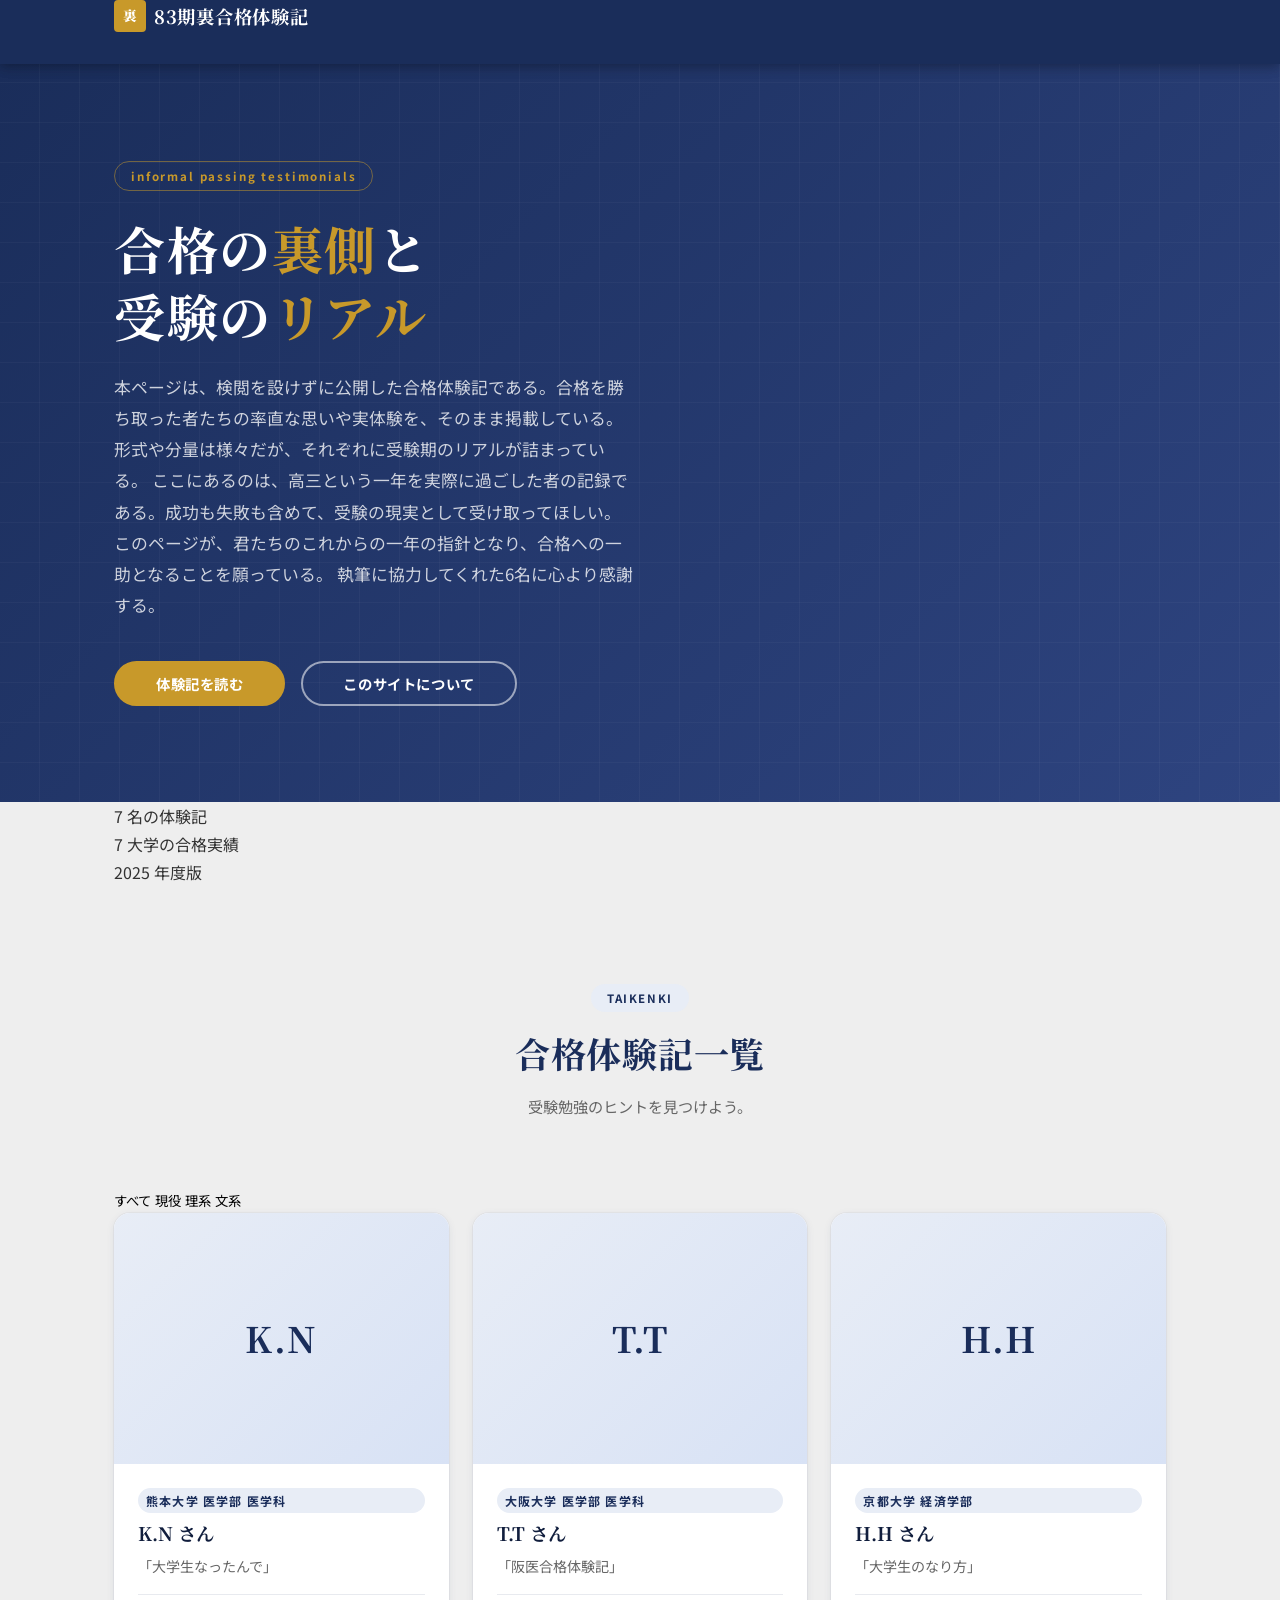
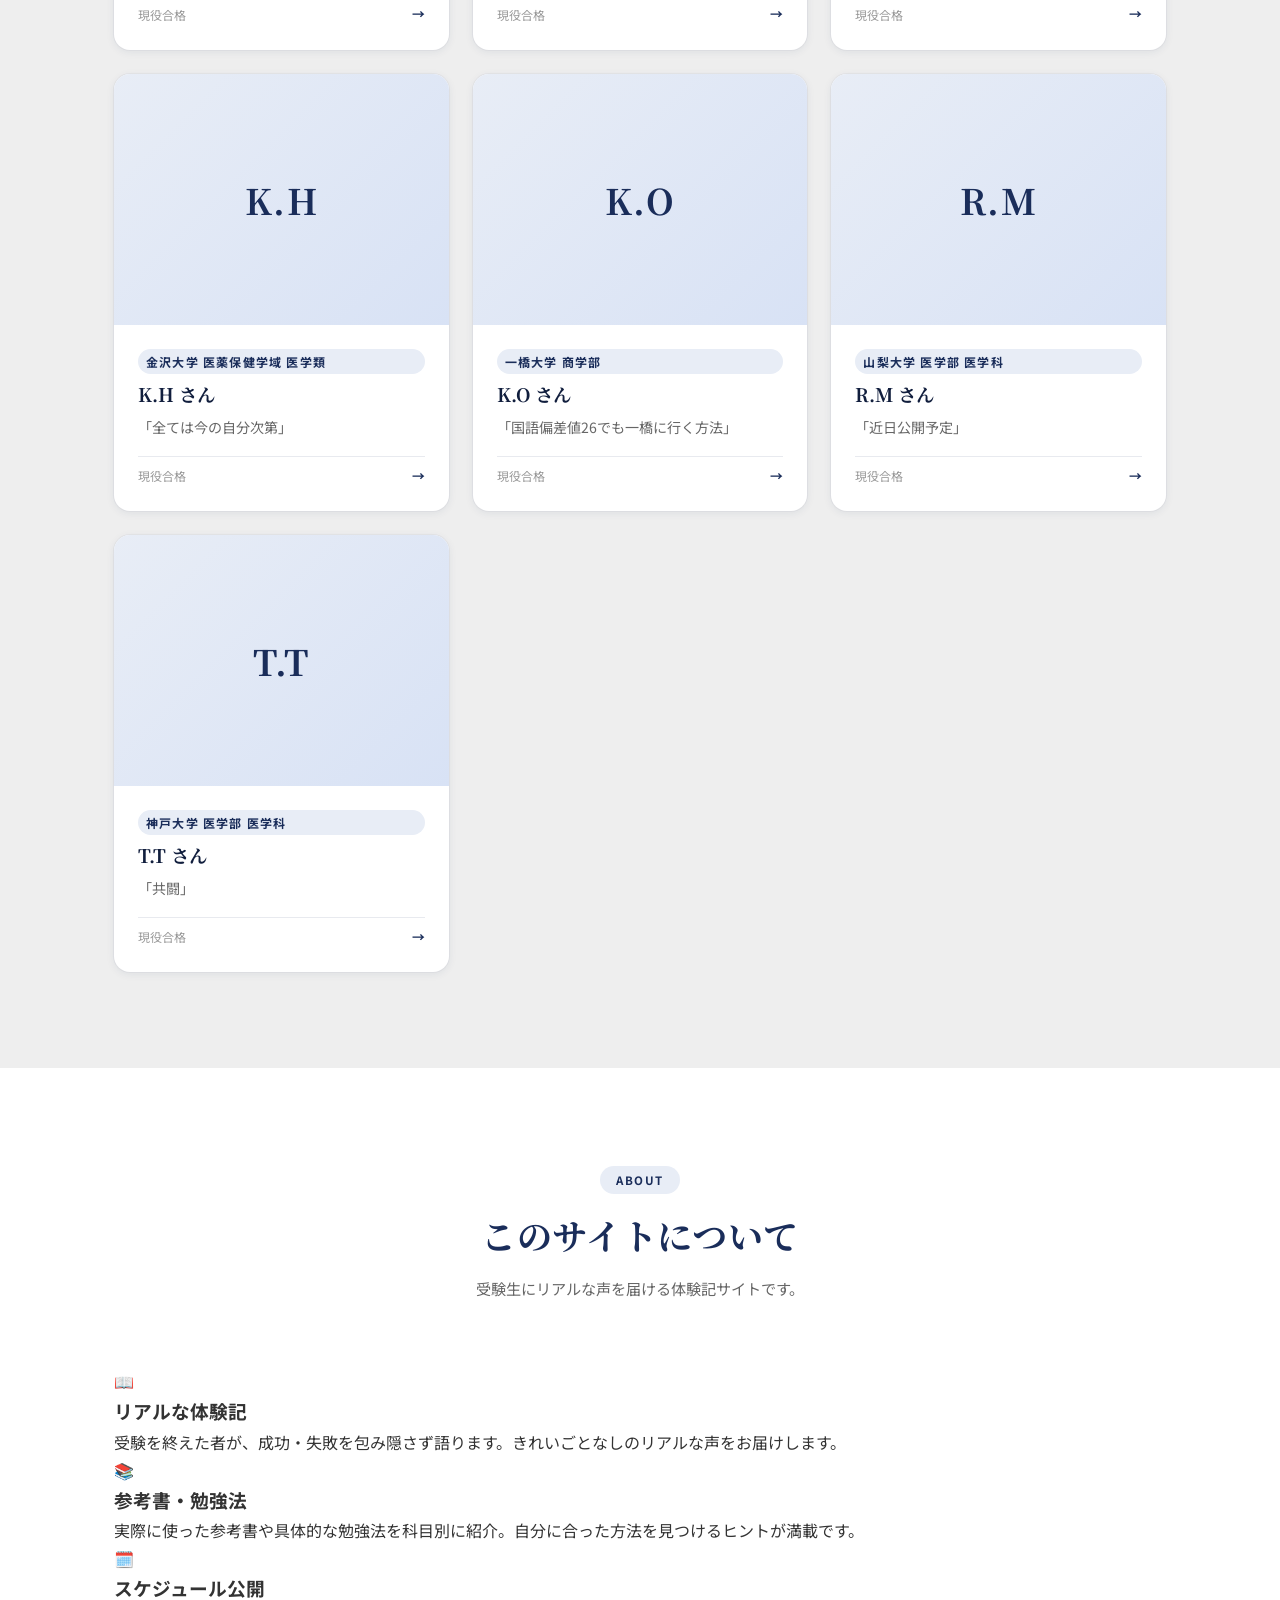
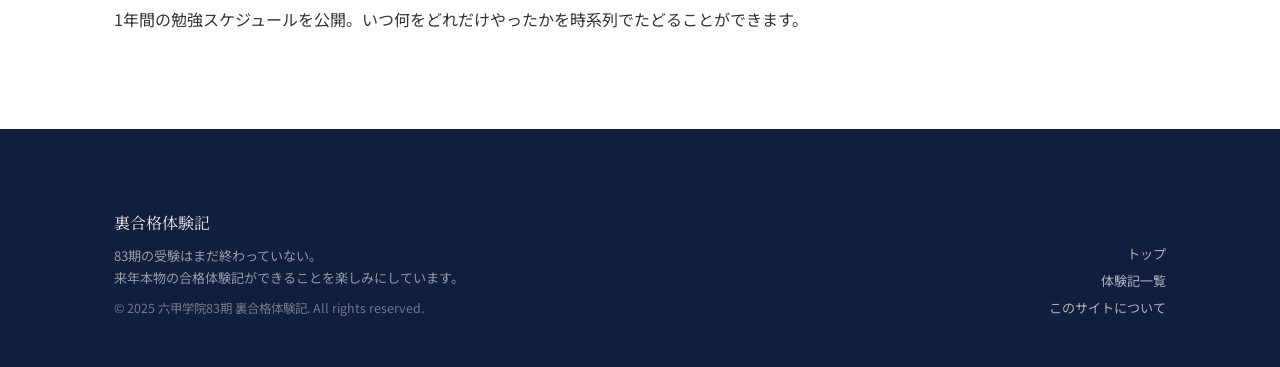
<file: index.html>
<!DOCTYPE html>
<html lang="ja" data-root="">
<head>
  <!-- =========================================================
       基本設定
       ========================================================= -->
  <meta charset="UTF-8" />

  <meta
    name="viewport"
    content="width=device-width, initial-scale=1.0"
  />

  <!-- =========================================================
       SEO
       ========================================================= -->
  <title>
    83期 六甲学院 大学受験 裏合格体験記｜先輩たちのリアルな勉強法・参考書・逆転合格記録
  </title>

  <meta
    name="description"
    content="大学受験を乗り越えた先輩たちのリアルな合格体験記を掲載。勉強法・参考書・スケジュール・失敗談まで詳しく紹介。"
  />

  <meta
    name="keywords"
    content="大学受験,合格体験記,勉強法,参考書,逆転合格,受験記,現役合格"
  />

  <meta name="robots" content="index, follow" />

  <!-- canonical -->
  <link
    rel="canonical"
    href="https://keishuhatta-bit.github.io/83-rokko-uragoukakutaikenki/"
  />

  <!-- =========================================================
       OGP
       ========================================================= -->
  <meta property="og:type" content="website" />

  <meta
    property="og:title"
    content="大学受験 裏合格体験記"
  />

  <meta
    property="og:description"
    content="先輩たちのリアルな大学受験体験記。勉強法・参考書・スケジュールを詳しく紹介。"
  />

  <meta
    property="og:url"
    content="https://keishuhatta-bit.github.io/83-rokko-uragoukakutaikenki/"
  />

  <meta
    property="og:image"
    content="https://keishuhatta-bit.github.io/83-rokko-uragoukakutaikenki/ogp.png"
  />

  <meta property="og:site_name" content="大学受験 合格体験記" />

  <meta property="og:locale" content="ja_JP" />

  <!-- =========================================================
       Twitter Card
       ========================================================= -->
  <meta
    name="twitter:card"
    content="summary_large_image"
  />

  <!-- =========================================================
       構造化データ（JSON-LD）
       ========================================================= -->
  <script type="application/ld+json">
  {
    "@context": "https://schema.org",
    "@type": "WebSite",
    "name": "大学受験 合格体験記",
    "url": "https://keishuhatta-bit.github.io/83-rokko-uragoukakutaikenki/",
    "description": "大学受験を乗り越えた先輩たちのリアルな合格体験記サイト",
    "inLanguage": "ja",
    "publisher": {
      "@type": "Person",
      "name": "keishuhatta-bit"
    }
  }
  </script>

  <!-- =========================================================
       フォント
       ========================================================= -->
  <link rel="preconnect" href="https://fonts.googleapis.com" />

  <link
    rel="preconnect"
    href="https://fonts.gstatic.com"
    crossorigin
  />

  <link
    href="https://fonts.googleapis.com/css2?family=Noto+Sans+JP:wght@400;500;700&family=Noto+Serif+JP:wght@400;700&display=swap"
    rel="stylesheet"
  />

  <!-- =========================================================
       CSS
       ========================================================= -->
  <link rel="stylesheet" href="styles/global.css" />
</head>
<body>

  <!-- ヘッダー（loader.jsが挿入） -->
  <div id="site-header"></div>

  <main id="main-content">

    <!-- ===== ヒーローセクション ===== -->
    <section class="hero" aria-label="ヒーロー">
      <div class="container">
        <div class="hero__inner">
          <p class="hero__label">informal passing testimonials</p>
          <h1 class="hero__title">
            合格の<em>裏側</em>と<br>
            受験の<em>リアル</em>
          </h1>
          <p class="hero__desc">
           本ページは、検閲を設けずに公開した合格体験記である。合格を勝ち取った者たちの率直な思いや実体験を、そのまま掲載している。形式や分量は様々だが、それぞれに受験期のリアルが詰まっている。

ここにあるのは、高三という一年を実際に過ごした者の記録である。成功も失敗も含めて、受験の現実として受け取ってほしい。

このページが、君たちのこれからの一年の指針となり、合格への一助となることを願っている。
執筆に協力してくれた6名に心より感謝する。
          </p>
          <div style="display:flex; gap:var(--space-md); flex-wrap:wrap;">
            <a href="#taikenki" class="btn btn--primary">体験記を読む</a>
            <a href="#about"    class="btn btn--outline">このサイトについて</a>
          </div>
        </div>
      </div>
    </section>

    <!-- ===== 統計バー ===== -->
    <div class="stats-bar" aria-label="サイト統計">
      <div class="container">
        <ul class="stats-list">
          <li class="stat-item">
            <span class="stat-item__num" id="stat-count">0</span>
            <span class="stat-item__unit">名の体験記</span>
          </li>
          <li class="stat-sep" aria-hidden="true"></li>
          <li class="stat-item">
            <span class="stat-item__num" id="stat-univ">0</span>
            <span class="stat-item__unit">大学の合格実績</span>
          </li>
          <li class="stat-sep" aria-hidden="true"></li>
          <li class="stat-item">
            <span class="stat-item__num">2025</span>
            <span class="stat-item__unit">年度版</span>
          </li>
        </ul>
      </div>
    </div>

    <!-- ===== 体験記一覧セクション ===== -->
    <section class="section" id="taikenki" aria-labelledby="taikenki-title">
      <div class="container">
        <header class="section__header">
          <p class="section__label">TAIKENKI</p>
          <h2 class="section__title" id="taikenki-title">合格体験記一覧</h2>
          <p class="section__desc">
            受験勉強のヒントを見つけよう。
          </p>
        </header>

        <!-- フィルター -->
        <div class="filter-bar" role="group" aria-label="フィルター">
          <button class="filter-btn" data-filter="all">すべて</button>
          <button class="filter-btn is-active" data-filter="genshiyaku">現役</button>
          <button class="filter-btn" data-filter="rikei">理系</button>
          <button class="filter-btn" data-filter="bunkei">文系</button>
        </div>

        <!-- カード一覧（JSで生成） -->
        <div class="card-grid" id="card-grid" aria-live="polite">
          <!-- ローディングプレースホルダー -->
          <div class="loading-placeholder" style="height:320px;border-radius:var(--radius-lg);" aria-hidden="true"></div>
          <div class="loading-placeholder" style="height:320px;border-radius:var(--radius-lg);" aria-hidden="true"></div>
          <div class="loading-placeholder" style="height:320px;border-radius:var(--radius-lg);" aria-hidden="true"></div>
        </div>
      </div>
    </section>

    <!-- ===== このサイトについてセクション ===== -->
    <section class="section section--alt" id="about" aria-labelledby="about-title">
      <div class="container">
        <header class="section__header">
          <p class="section__label">ABOUT</p>
          <h2 class="section__title" id="about-title">このサイトについて</h2>
          <p class="section__desc">
            受験生にリアルな声を届ける体験記サイトです。
          </p>
        </header>
        <div class="about-grid">
          <div class="about-item">
            <div class="about-item__icon" aria-hidden="true">📖</div>
            <h3 class="about-item__title">リアルな体験記</h3>
            <p class="about-item__desc">受験を終えた者が、成功・失敗を包み隠さず語ります。きれいごとなしのリアルな声をお届けします。</p>
          </div>
          <div class="about-item">
            <div class="about-item__icon" aria-hidden="true">📚</div>
            <h3 class="about-item__title">参考書・勉強法</h3>
            <p class="about-item__desc">実際に使った参考書や具体的な勉強法を科目別に紹介。自分に合った方法を見つけるヒントが満載です。</p>
          </div>
          <div class="about-item">
            <div class="about-item__icon" aria-hidden="true">🗓️</div>
            <h3 class="about-item__title">スケジュール公開</h3>
            <p class="about-item__desc">1年間の勉強スケジュールを公開。いつ何をどれだけやったかを時系列でたどることができます。</p>
          </div>
        </div>
      </div>
    </section>

  </main>

  <!-- フッター（loader.jsが挿入） -->
  <div id="site-footer"></div>

  <!-- 共通loader -->
  <script type="module" src="components/loader.js"></script>

  <!-- 体験記データ＆カード生成スクリプト -->
  <script type="module">
    import { TAIKENKI_DATA } from './components/taikenki-data.js';

    /* ============================================================
       カード生成
       ============================================================ */
    function buildCard(person, index) {
      const card = document.createElement('a');
      card.className = 'card';
      card.href      = `taikenki/${person.id}/`;
      card.setAttribute('data-type', person.type.join(' '));
      card.style.animationDelay = `${index * 60}ms`;
      card.setAttribute('aria-label', `${person.initials}さんの体験記 - ${person.univ}`);

      card.innerHTML = `
        <div class="card__image-placeholder" aria-hidden="true">${person.initials}</div>
        <div class="card__body">
          <span class="card__univ">${person.univ}</span>
          <p class="card__name">${person.initials} さん</p>
          <p class="card__comment">「${person.comment}」</p>
          <div class="card__footer">
            <span class="card__tag">${person.year}</span>
            <span class="card__arrow" aria-hidden="true">→</span>
          </div>
        </div>
      `;
      return card;
    }

    /* ============================================================
       フィルタリング
       ============================================================ */
    let currentFilter = 'all';

    function renderCards(filter) {
      const grid = document.getElementById('card-grid');
      grid.innerHTML = '';

      const filtered = filter === 'all'
        ? TAIKENKI_DATA
        : TAIKENKI_DATA.filter(p => p.type.includes(filter));

      if (filtered.length === 0) {
        const empty = document.createElement('p');
        empty.className = 'card-empty';
        empty.textContent = '該当する体験記がありません。';
        grid.appendChild(empty);
        return;
      }

      filtered.forEach((person, i) => {
        grid.appendChild(buildCard(person, i));
      });
    }

    /* ============================================================
       統計カウントアップ
       ============================================================ */
    function countUp(el, target, duration) {
      let start = 0;
      const step = target / (duration / 16);
      const timer = setInterval(() => {
        start += step;
        if (start >= target) {
          el.textContent = target;
          clearInterval(timer);
        } else {
          el.textContent = Math.floor(start);
        }
      }, 16);
    }

    /* ============================================================
       初期化
       ============================================================ */
    document.addEventListener('DOMContentLoaded', () => {
      // カード描画
      currentFilter = 'genshiyaku';
      renderCards('genshiyaku');

      // 統計
      const univSet = new Set(TAIKENKI_DATA.map(p => p.univ.split(' ')[0]));
      setTimeout(() => {
        countUp(document.getElementById('stat-count'), TAIKENKI_DATA.length, 800);
        countUp(document.getElementById('stat-univ'),  univSet.size, 800);
      }, 300);

      // フィルターボタン
      document.querySelectorAll('.filter-btn').forEach(btn => {
        btn.addEventListener('click', () => {
          document.querySelectorAll('.filter-btn').forEach(b => b.classList.remove('is-active'));
          btn.classList.add('is-active');
          currentFilter = btn.dataset.filter;
          renderCards(currentFilter);
        });
      });
    });
  </script>

</body>
</html>
</file>
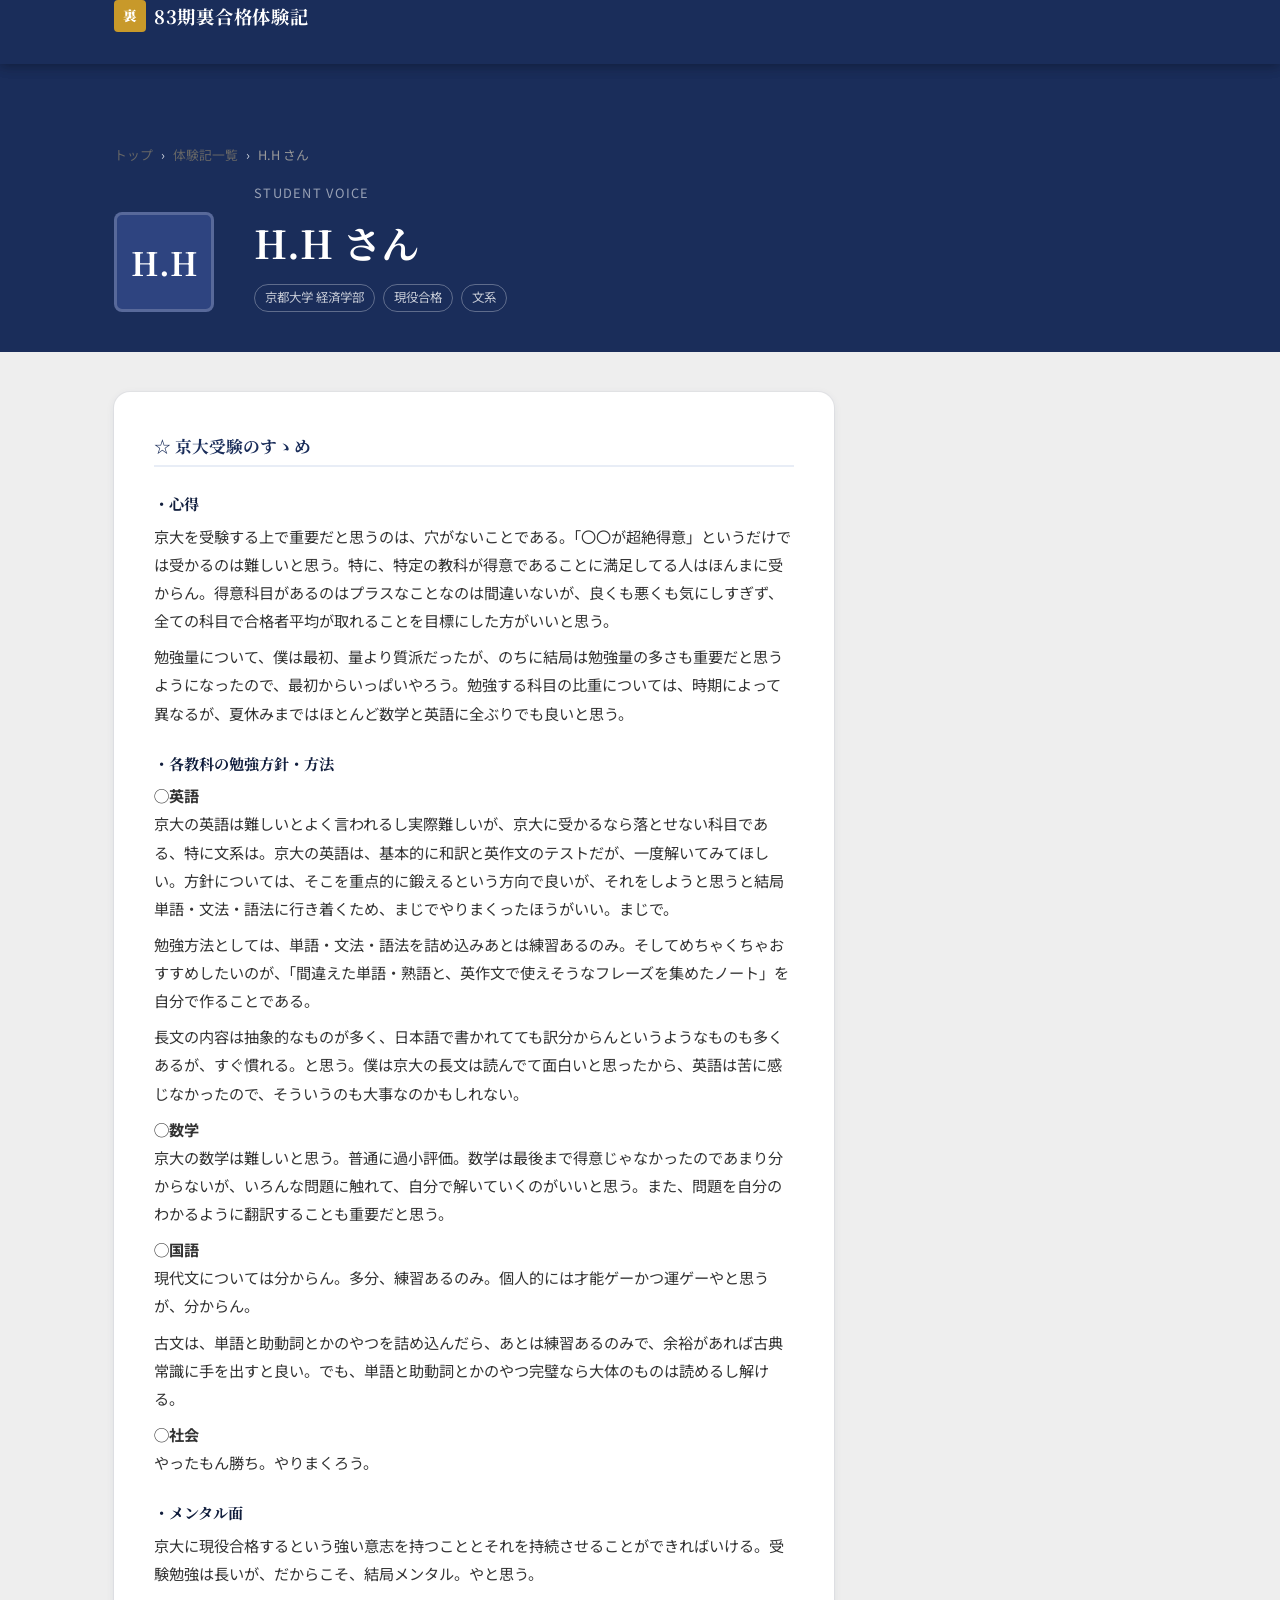
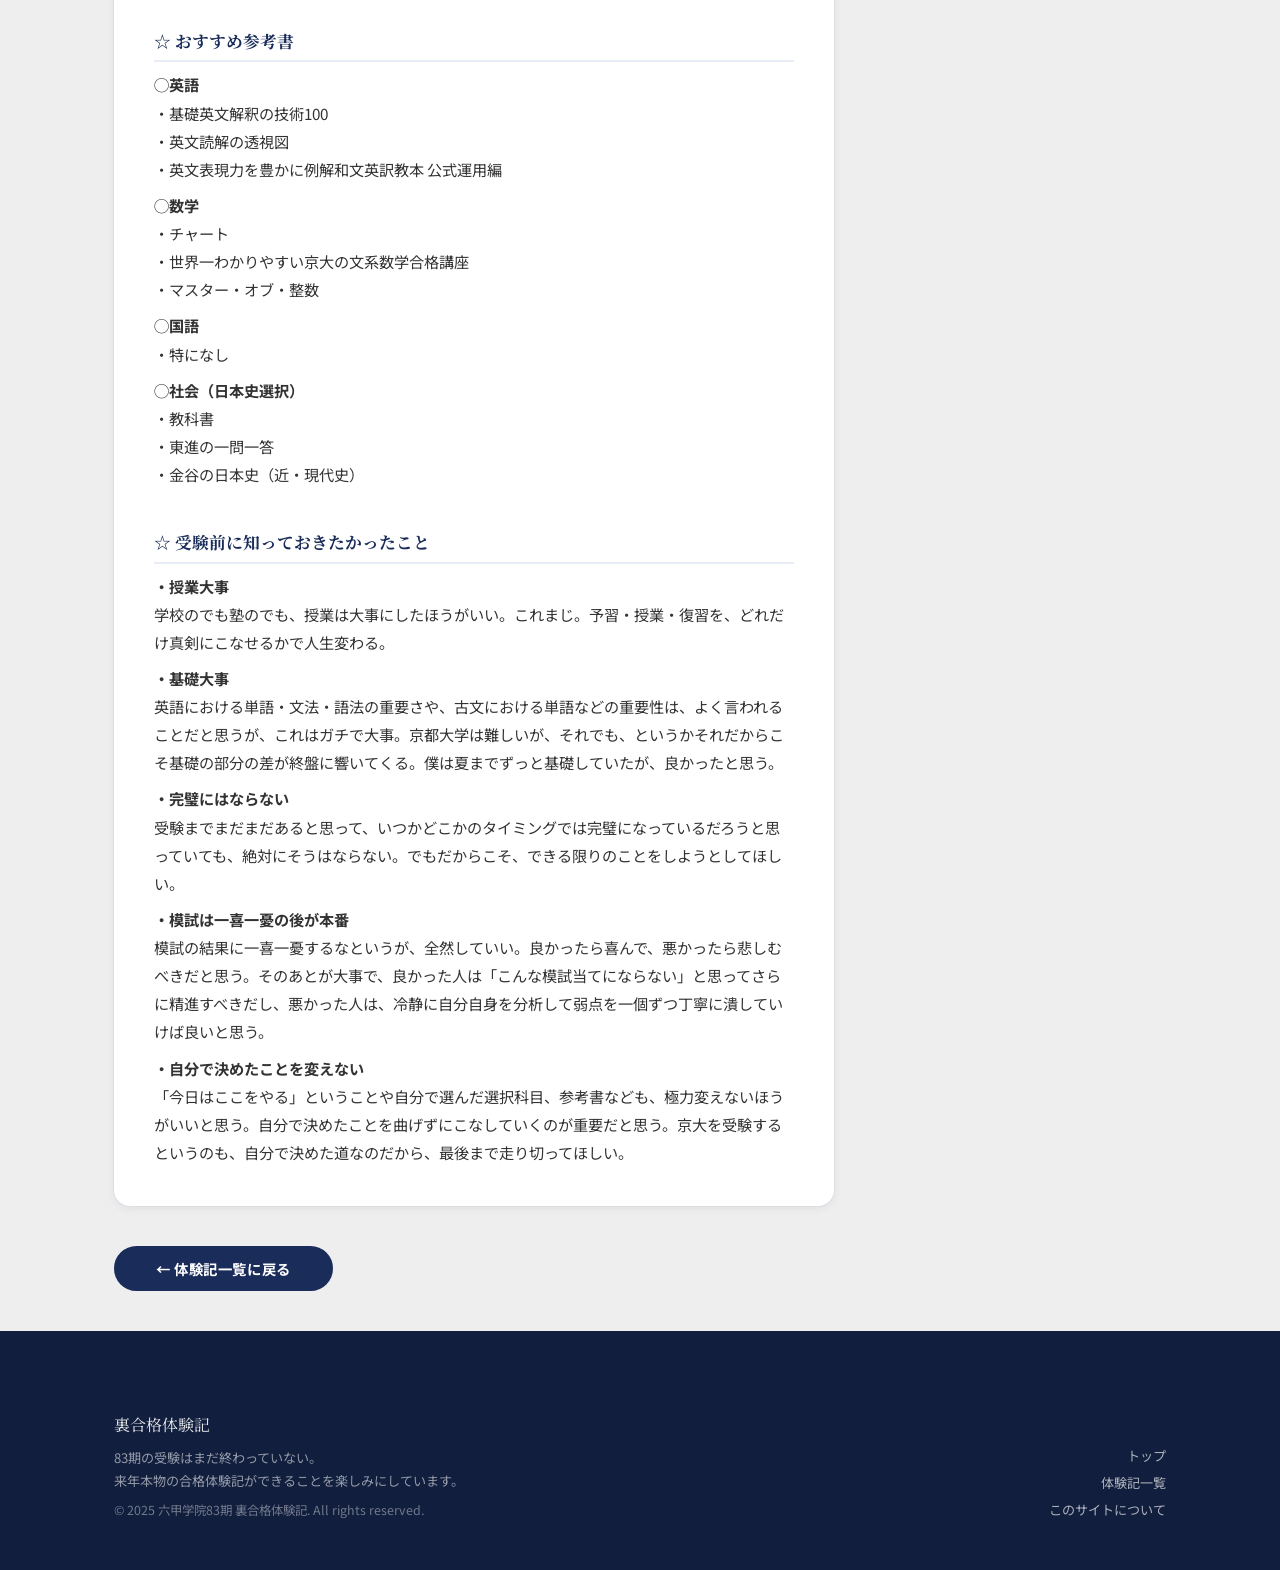
<file: taikenki/h.h/index.html>
<!DOCTYPE html>
<html lang="ja" data-root="../../">
<head>
  <meta charset="UTF-8">
  <meta name="viewport" content="width=device-width, initial-scale=1.0">
  <meta name="description" content="H.H さんの合格体験記 - 京都大学 経済学部。">
  <title>H.H さんの体験記 | 合格体験記</title>
  <link rel="preconnect" href="https://fonts.googleapis.com">
  <link rel="preconnect" href="https://fonts.gstatic.com" crossorigin>
  <link href="https://fonts.googleapis.com/css2?family=Noto+Sans+JP:wght@400;500;700&family=Noto+Serif+JP:wght@400;700&display=swap" rel="stylesheet">
  <link rel="stylesheet" href="../../styles/global.css">
  <style>
    .taikenki-body {
      background: var(--color-bg-white);
      border-radius: var(--radius-lg);
      box-shadow: var(--shadow-card);
      padding: var(--space-xl);
      margin: var(--space-xl) 0;
      max-width: 720px;
    }
    .taikenki-body h2 {
      font-family: var(--font-serif);
      font-size: 1.05rem;
      font-weight: 700;
      color: var(--color-navy);
      margin: var(--space-xl) 0 var(--space-sm);
      padding-bottom: var(--space-xs);
      border-bottom: 2px solid var(--color-navy-pale);
    }
    .taikenki-body h2:first-child {
      margin-top: 0;
    }
    .taikenki-body h3 {
      font-family: var(--font-serif);
      font-size: 0.95rem;
      font-weight: 700;
      color: var(--color-navy-dark);
      margin: var(--space-lg) 0 var(--space-xs);
    }
    .taikenki-body p {
      font-size: 0.95rem;
      line-height: 1.85;
      color: var(--color-text);
      margin-bottom: var(--space-sm);
    }
    .taikenki-body p:last-child {
      margin-bottom: 0;
    }
  </style>
</head>
<body>

  <div id="site-header"></div>

  <main>

    <section class="profile-hero" aria-label="プロフィール">
      <div class="container">
        <nav class="breadcrumb" aria-label="パンくずリスト">
          <span class="breadcrumb__item"><a href="../../" class="breadcrumb__link">トップ</a></span>
          <span class="breadcrumb__sep" aria-hidden="true">›</span>
          <span class="breadcrumb__item"><a href="../../#taikenki" class="breadcrumb__link">体験記一覧</a></span>
          <span class="breadcrumb__sep" aria-hidden="true">›</span>
          <span class="breadcrumb__item">H.H さん</span>
        </nav>
        <div class="profile-hero__inner">
          <div class="profile-hero__avatar" aria-hidden="true">H.H</div>
          <div class="profile-hero__body">
            <p style="font-size:0.8rem; color:rgba(255,255,255,0.55); margin-bottom:var(--space-xs); letter-spacing:0.1em;">STUDENT VOICE</p>
            <h1 class="profile-hero__name">H.H さん</h1>
            <div class="profile-hero__tags">
              <span class="profile-hero__tag">京都大学 経済学部</span>
              <span class="profile-hero__tag">現役合格</span>
              <span class="profile-hero__tag">文系</span>
            </div>
          </div>
        </div>
      </div>
    </section>

    <div class="container">
      <div class="taikenki-body">

        <h2>☆ 京大受験のすゝめ</h2>

        <h3>・心得</h3>
        <p>京大を受験する上で重要だと思うのは、穴がないことである。「〇〇が超絶得意」というだけでは受かるのは難しいと思う。特に、特定の教科が得意であることに満足してる人はほんまに受からん。得意科目があるのはプラスなことなのは間違いないが、良くも悪くも気にしすぎず、全ての科目で合格者平均が取れることを目標にした方がいいと思う。</p>
        <p>勉強量について、僕は最初、量より質派だったが、のちに結局は勉強量の多さも重要だと思うようになったので、最初からいっぱいやろう。勉強する科目の比重については、時期によって異なるが、夏休みまではほとんど数学と英語に全ぶりでも良いと思う。</p>

        <h3>・各教科の勉強方針・方法</h3>

        <p><strong>◯英語</strong><br>
        京大の英語は難しいとよく言われるし実際難しいが、京大に受かるなら落とせない科目である、特に文系は。京大の英語は、基本的に和訳と英作文のテストだが、一度解いてみてほしい。方針については、そこを重点的に鍛えるという方向で良いが、それをしようと思うと結局単語・文法・語法に行き着くため、まじでやりまくったほうがいい。まじで。</p>
        <p>勉強方法としては、単語・文法・語法を詰め込みあとは練習あるのみ。そしてめちゃくちゃおすすめしたいのが、「間違えた単語・熟語と、英作文で使えそうなフレーズを集めたノート」を自分で作ることである。</p>
        <p>長文の内容は抽象的なものが多く、日本語で書かれてても訳分からんというようなものも多くあるが、すぐ慣れる。と思う。僕は京大の長文は読んでて面白いと思ったから、英語は苦に感じなかったので、そういうのも大事なのかもしれない。</p>

        <p><strong>◯数学</strong><br>
        京大の数学は難しいと思う。普通に過小評価。数学は最後まで得意じゃなかったのであまり分からないが、いろんな問題に触れて、自分で解いていくのがいいと思う。また、問題を自分のわかるように翻訳することも重要だと思う。</p>

        <p><strong>◯国語</strong><br>
        現代文については分からん。多分、練習あるのみ。個人的には才能ゲーかつ運ゲーやと思うが、分からん。</p>
        <p>古文は、単語と助動詞とかのやつを詰め込んだら、あとは練習あるのみで、余裕があれば古典常識に手を出すと良い。でも、単語と助動詞とかのやつ完璧なら大体のものは読めるし解ける。</p>

        <p><strong>◯社会</strong><br>
        やったもん勝ち。やりまくろう。</p>

        <h3>・メンタル面</h3>
        <p>京大に現役合格するという強い意志を持つこととそれを持続させることができればいける。受験勉強は長いが、だからこそ、結局メンタル。やと思う。</p>

        <h2>☆ おすすめ参考書</h2>

        <p><strong>◯英語</strong><br>
        ・基礎英文解釈の技術100<br>
        ・英文読解の透視図<br>
        ・英文表現力を豊かに例解和文英訳教本 公式運用編</p>

        <p><strong>◯数学</strong><br>
        ・チャート<br>
        ・世界一わかりやすい京大の文系数学合格講座<br>
        ・マスター・オブ・整数</p>

        <p><strong>◯国語</strong><br>
        ・特になし</p>

        <p><strong>◯社会（日本史選択）</strong><br>
        ・教科書<br>
        ・東進の一問一答<br>
        ・金谷の日本史（近・現代史）</p>

        <h2>☆ 受験前に知っておきたかったこと</h2>

        <p><strong>・授業大事</strong><br>
        学校のでも塾のでも、授業は大事にしたほうがいい。これまじ。予習・授業・復習を、どれだけ真剣にこなせるかで人生変わる。</p>

        <p><strong>・基礎大事</strong><br>
        英語における単語・文法・語法の重要さや、古文における単語などの重要性は、よく言われることだと思うが、これはガチで大事。京都大学は難しいが、それでも、というかそれだからこそ基礎の部分の差が終盤に響いてくる。僕は夏までずっと基礎していたが、良かったと思う。</p>

        <p><strong>・完璧にはならない</strong><br>
        受験までまだまだあると思って、いつかどこかのタイミングでは完璧になっているだろうと思っていても、絶対にそうはならない。でもだからこそ、できる限りのことをしようとしてほしい。</p>

        <p><strong>・模試は一喜一憂の後が本番</strong><br>
        模試の結果に一喜一憂するなというが、全然していい。良かったら喜んで、悪かったら悲しむべきだと思う。そのあとが大事で、良かった人は「こんな模試当てにならない」と思ってさらに精進すべきだし、悪かった人は、冷静に自分自身を分析して弱点を一個ずつ丁寧に潰していけば良いと思う。</p>

        <p><strong>・自分で決めたことを変えない</strong><br>
        「今日はここをやる」ということや自分で選んだ選択科目、参考書なども、極力変えないほうがいいと思う。自分で決めたことを曲げずにこなしていくのが重要だと思う。京大を受験するというのも、自分で決めた道なのだから、最後まで走り切ってほしい。</p>

      </div>

      <a href="../../#taikenki" class="btn btn--navy" style="margin-bottom:var(--space-xl); display:inline-flex;">
        ← 体験記一覧に戻る
      </a>
    </div>

  </main>

  <div id="site-footer"></div>

  <script type="module" src="../../components/loader.js"></script>

</body>
</html>
</file>
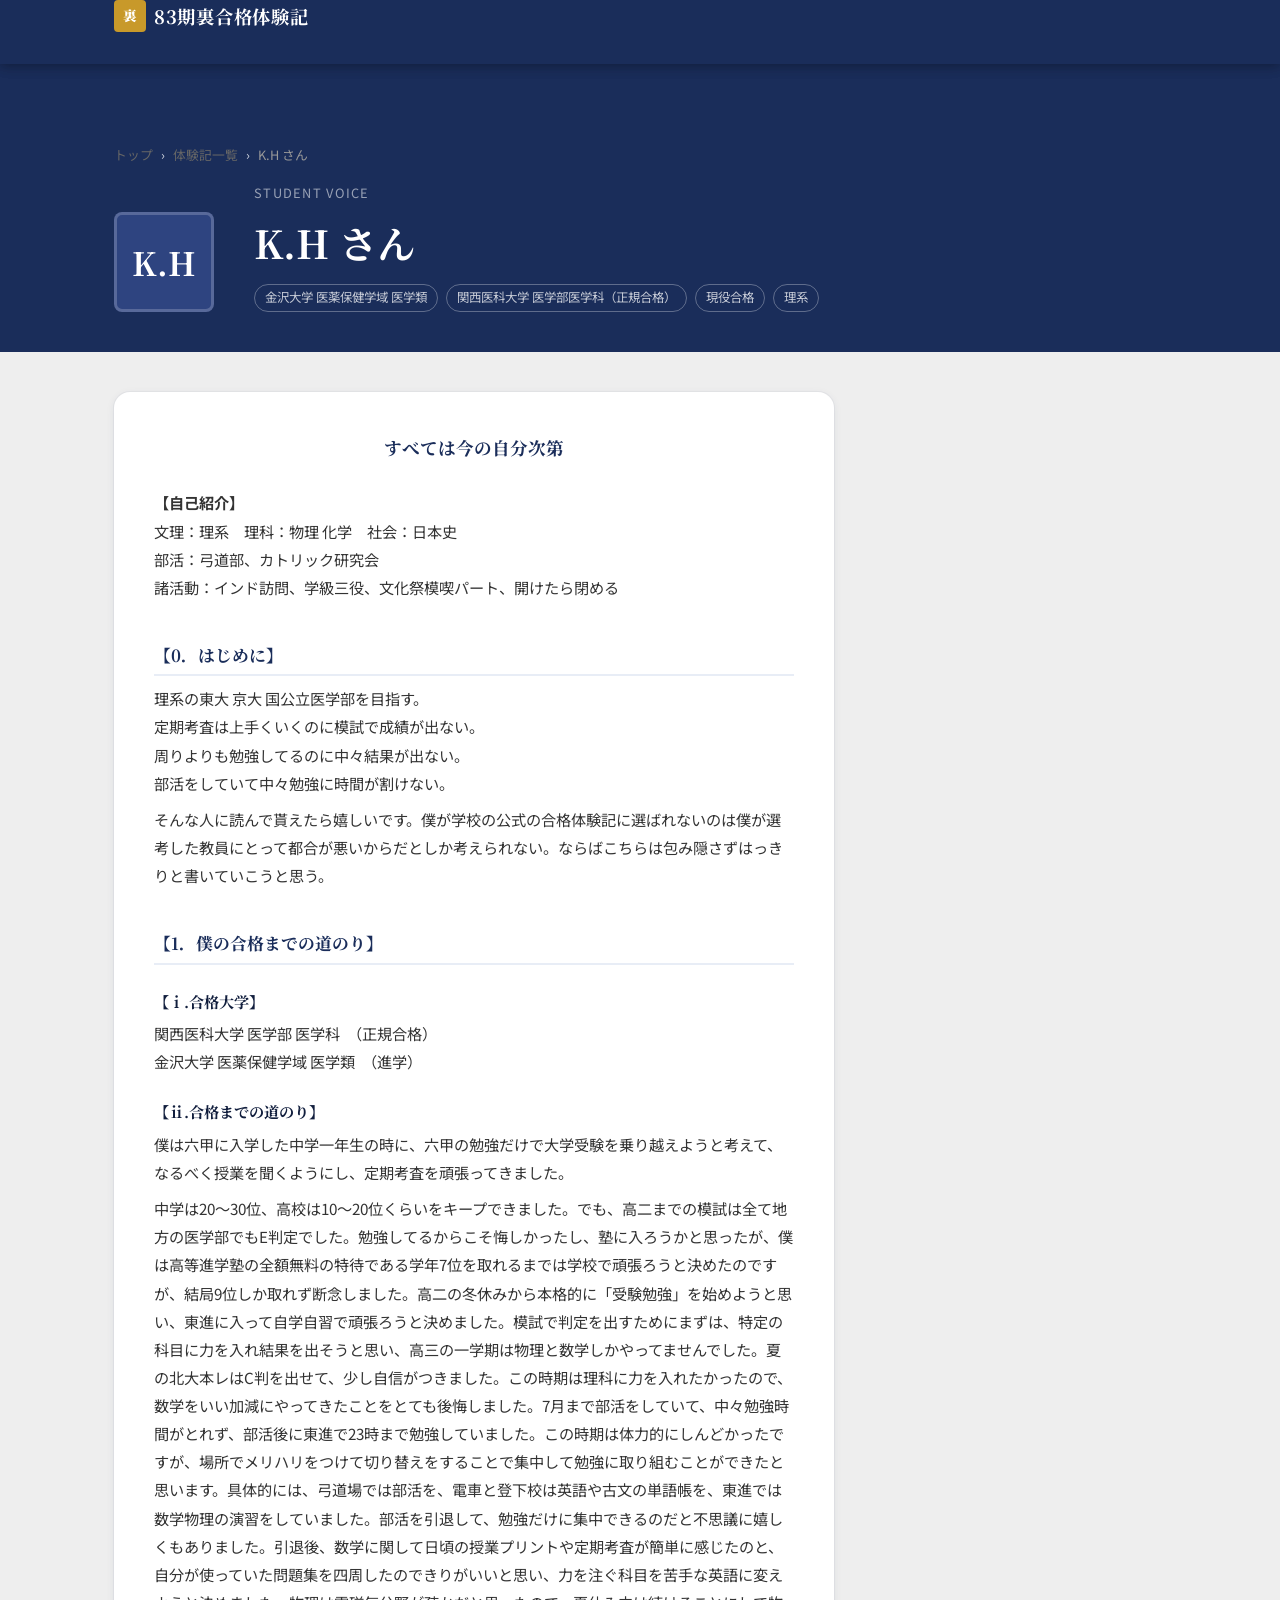
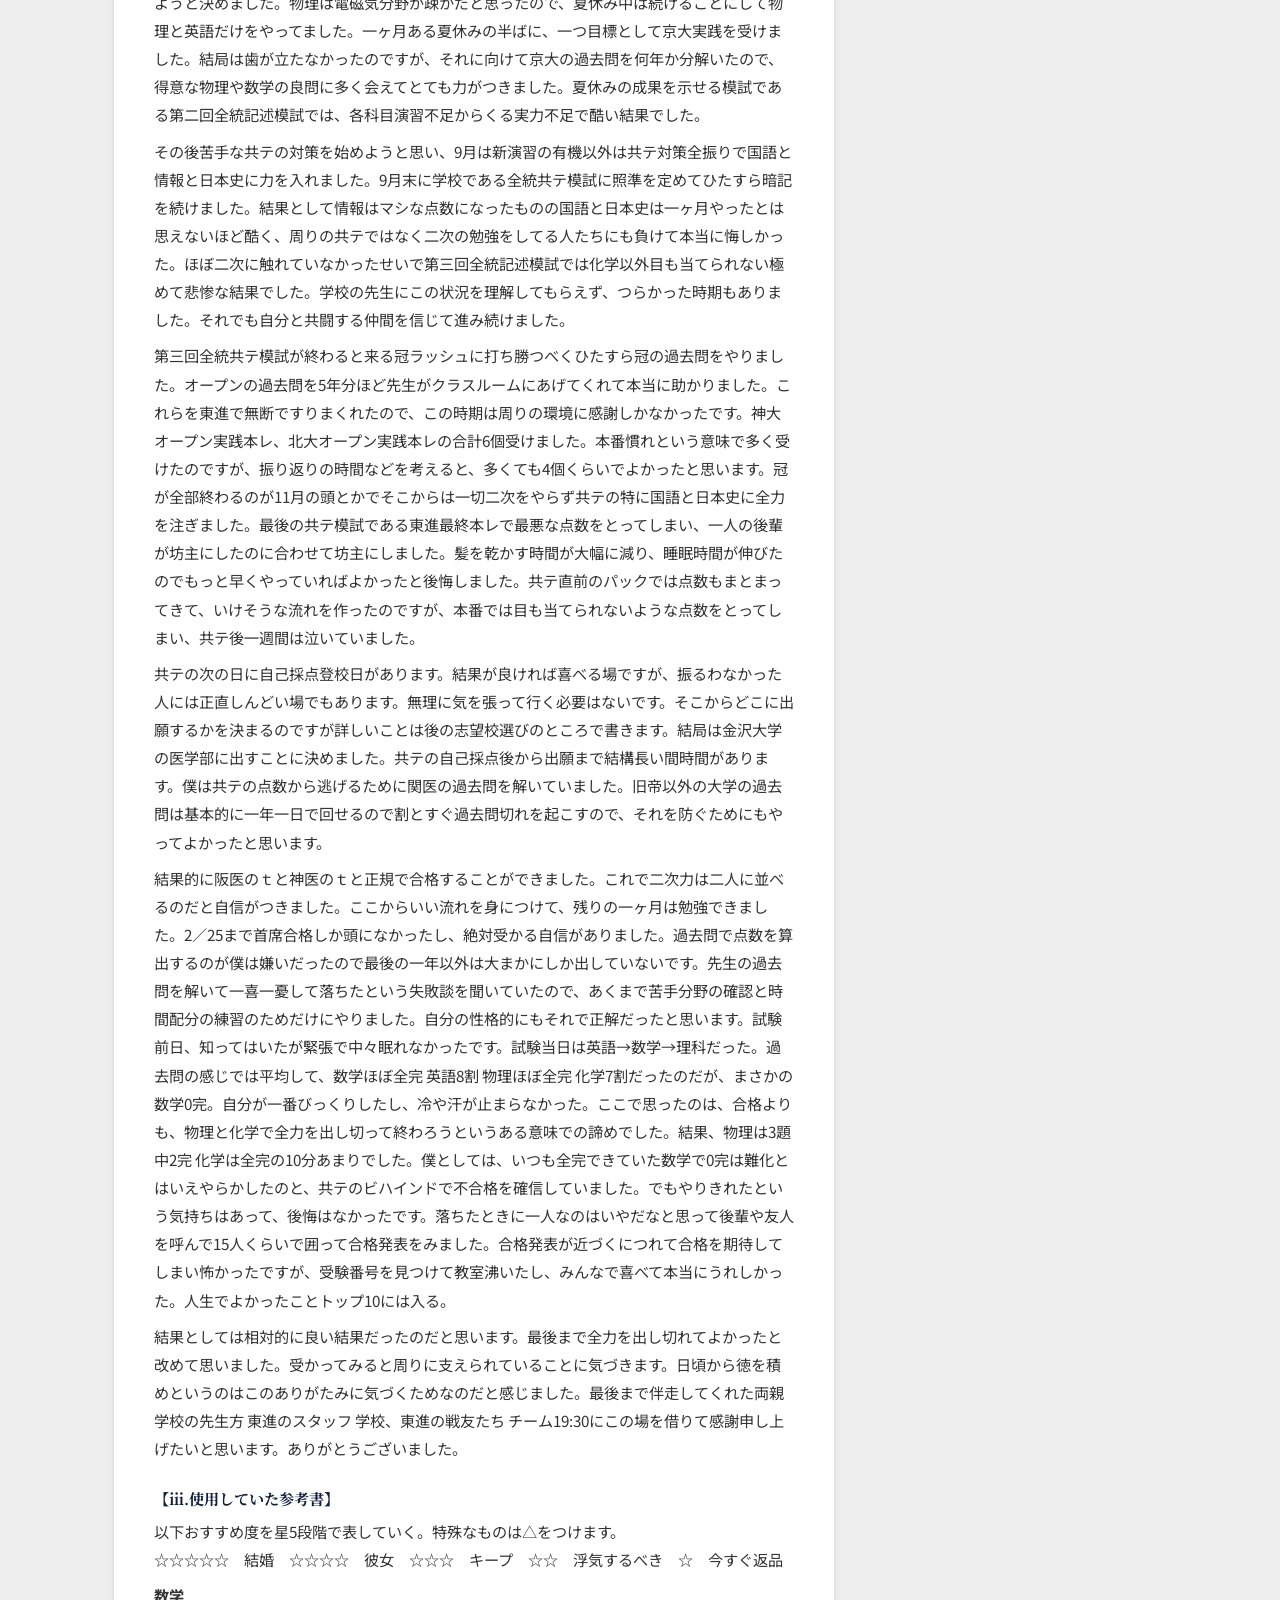
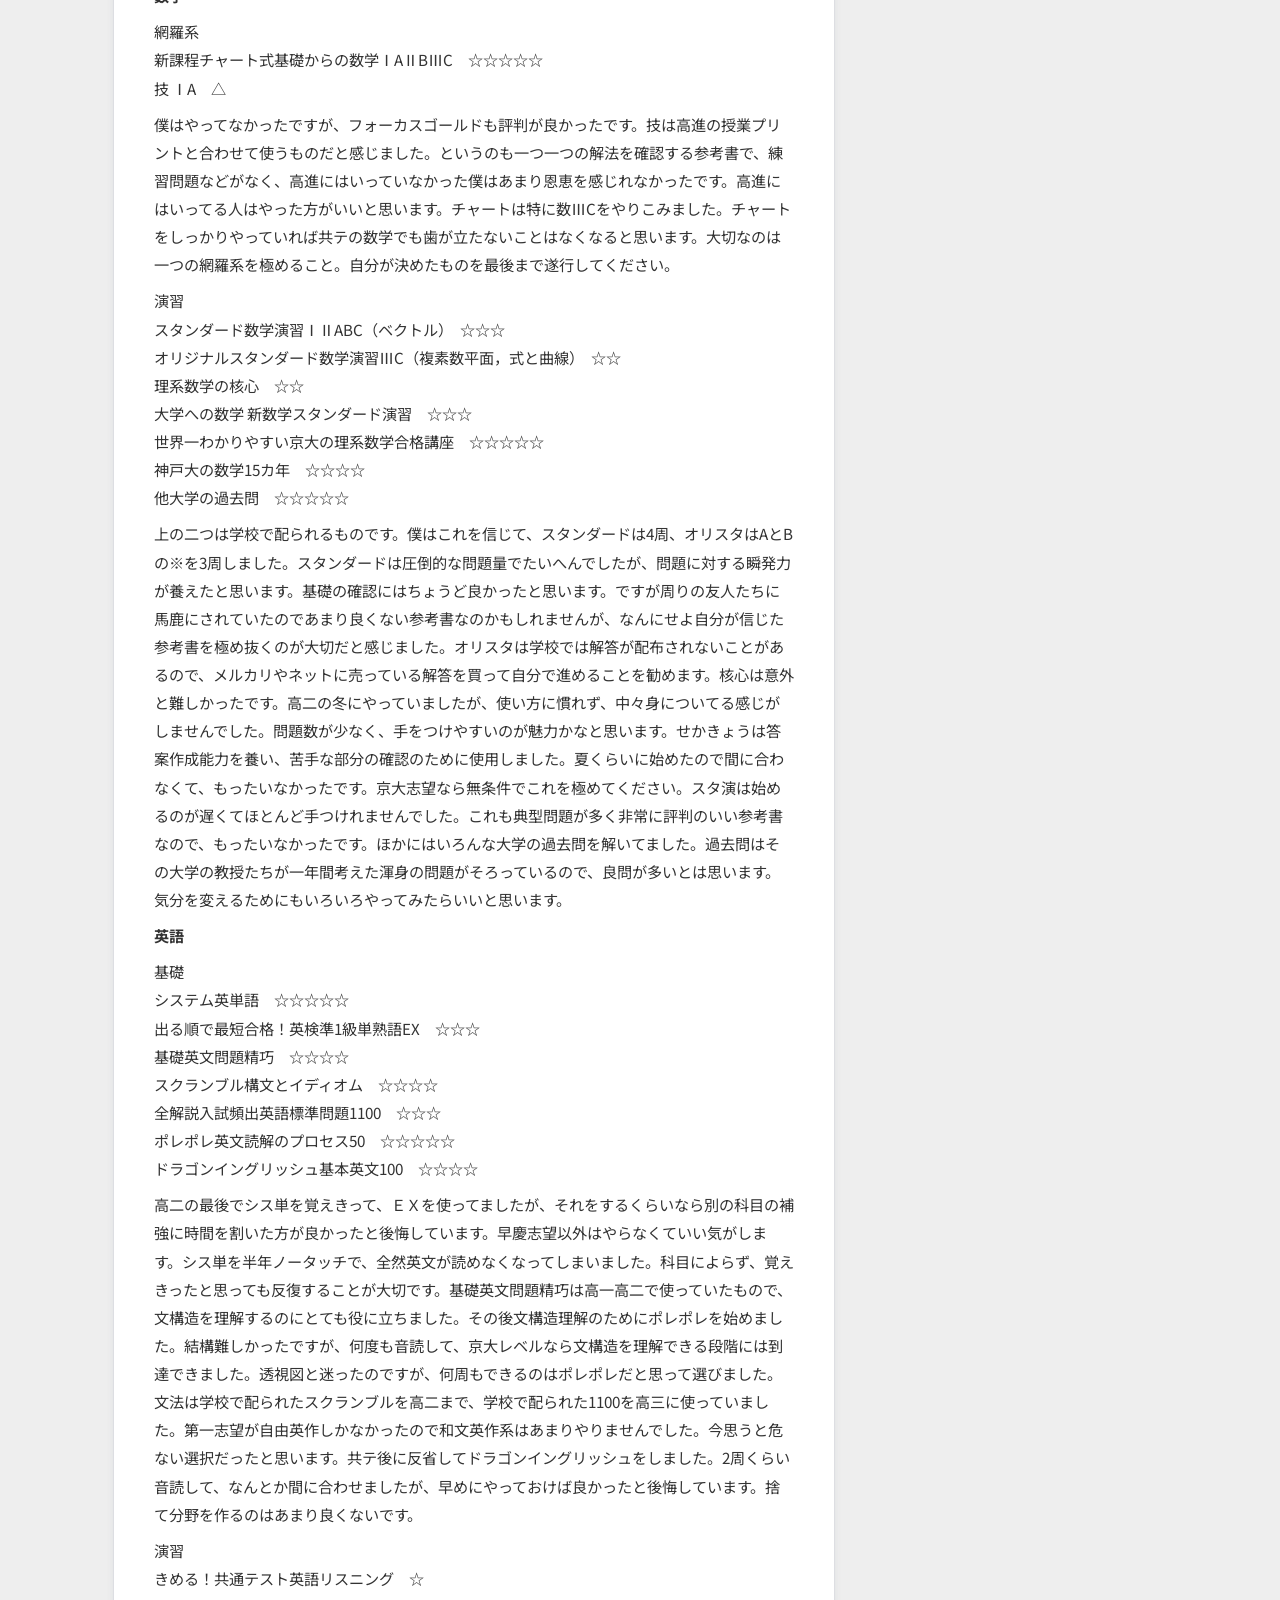
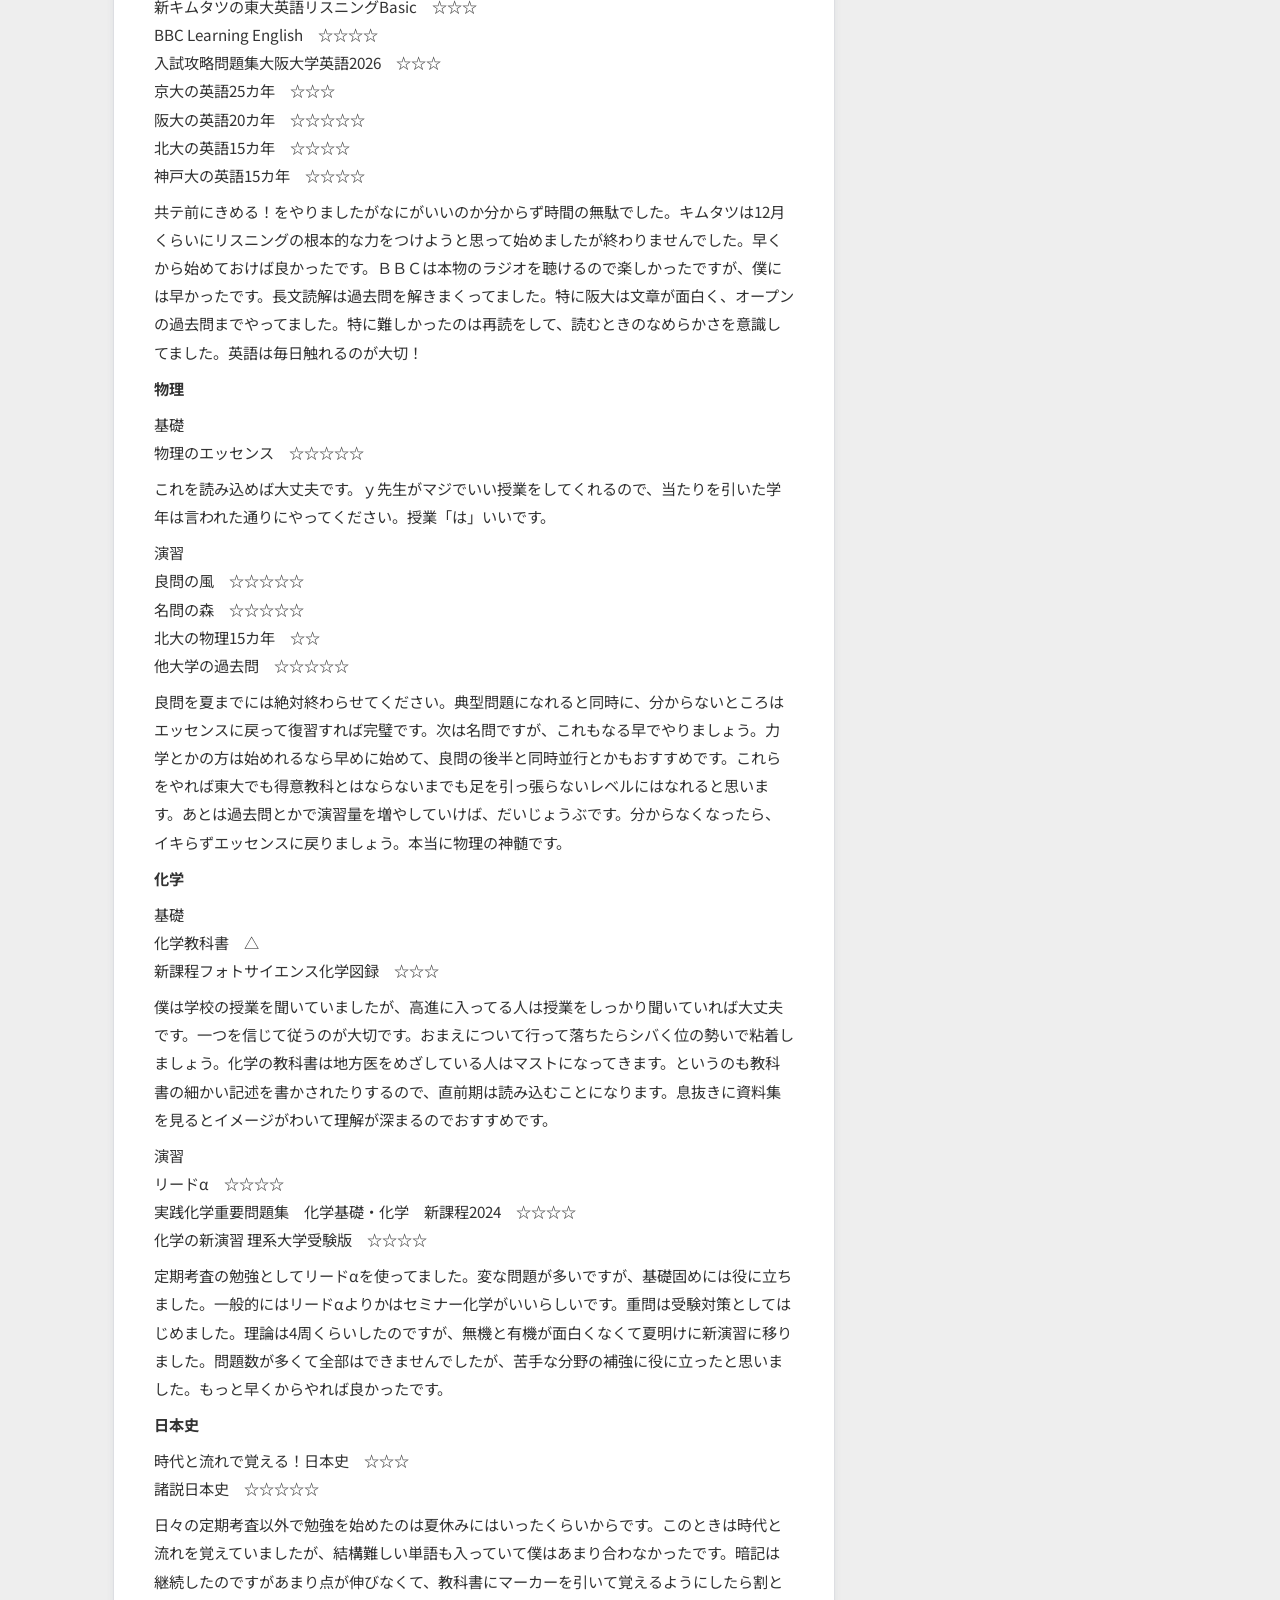
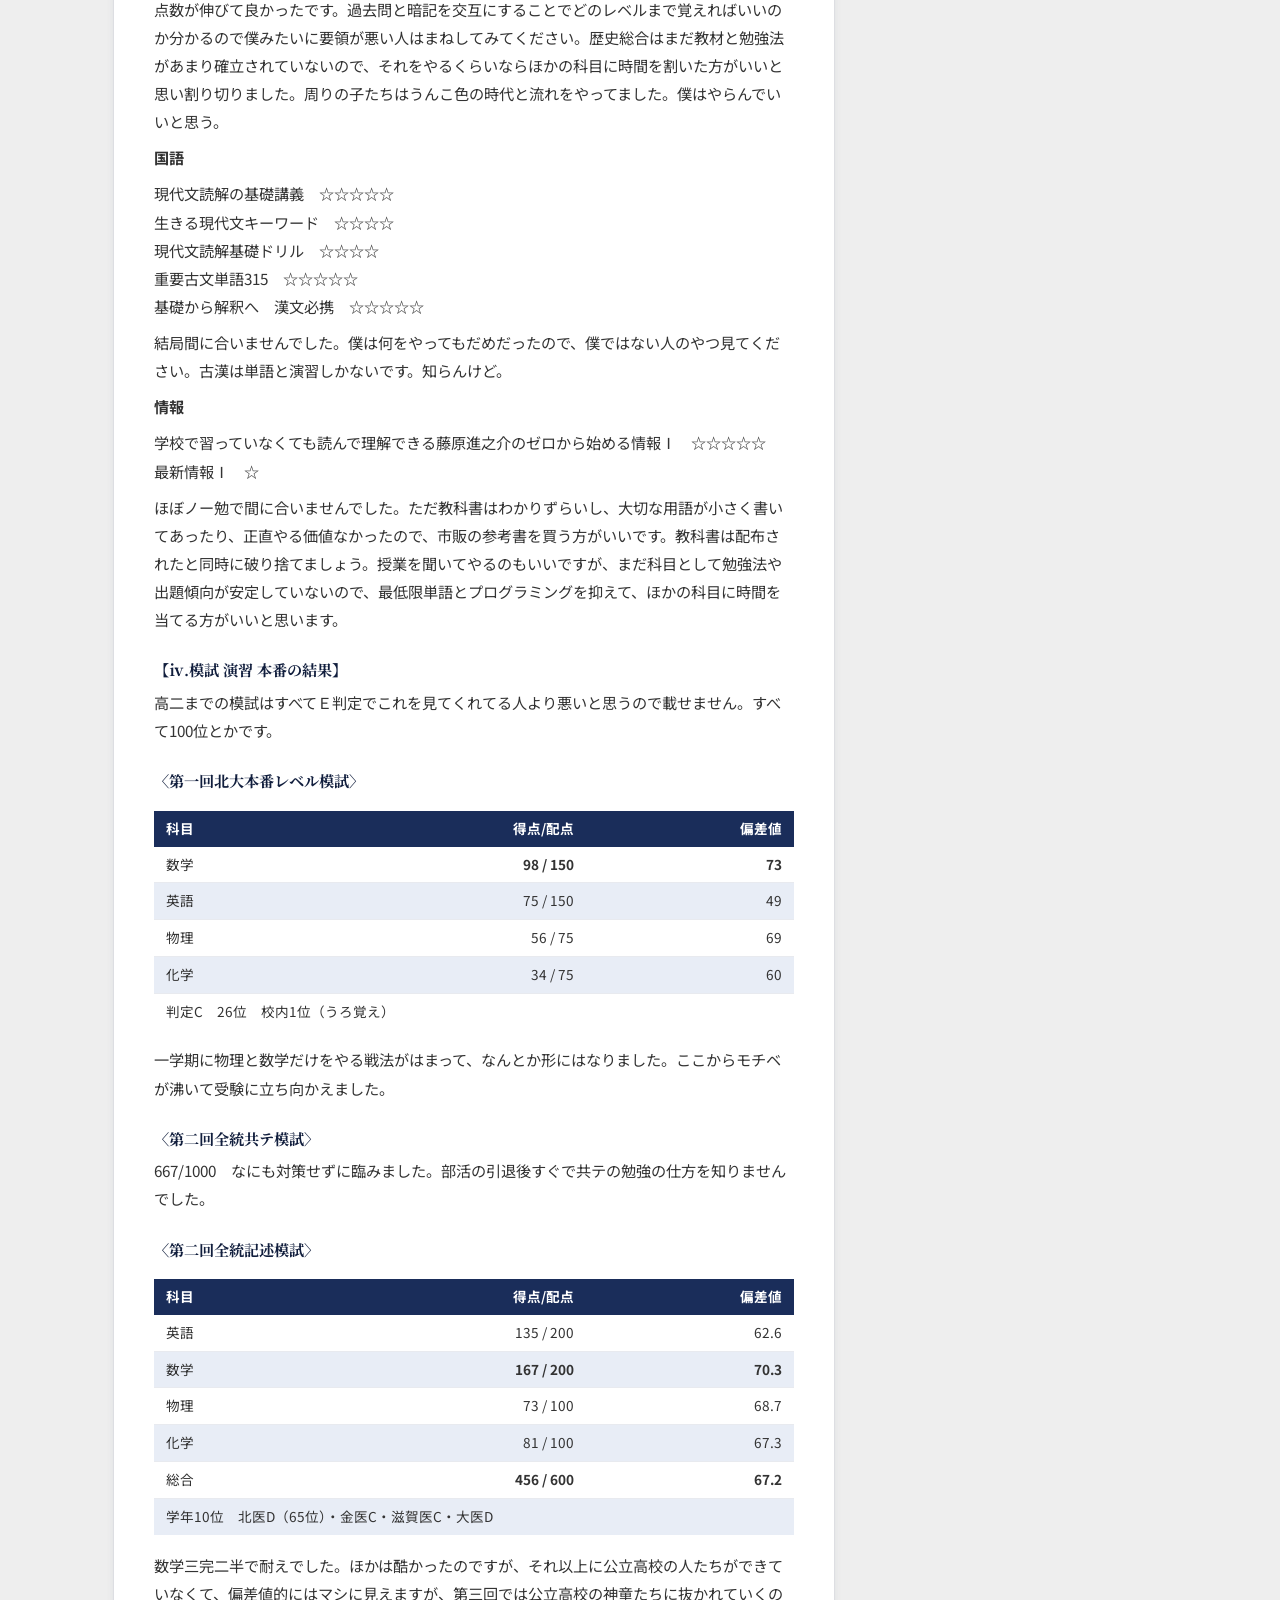
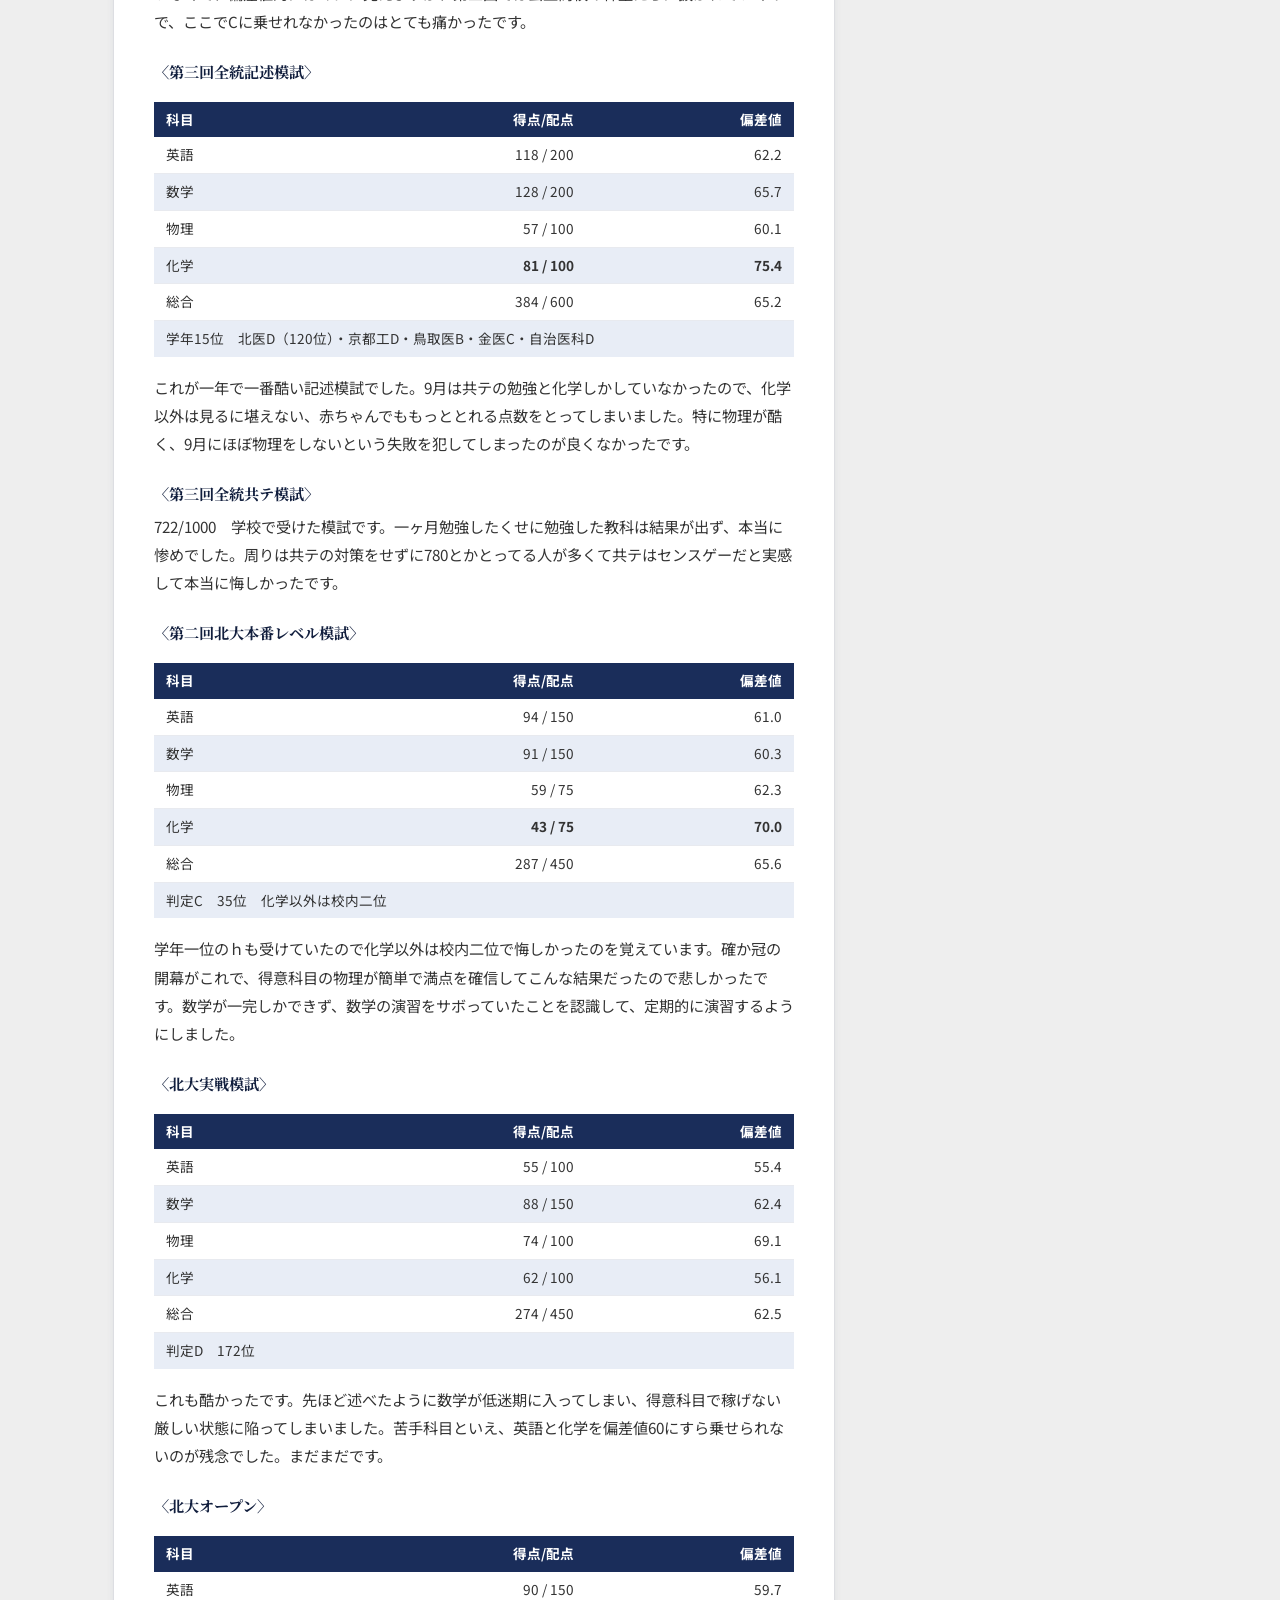
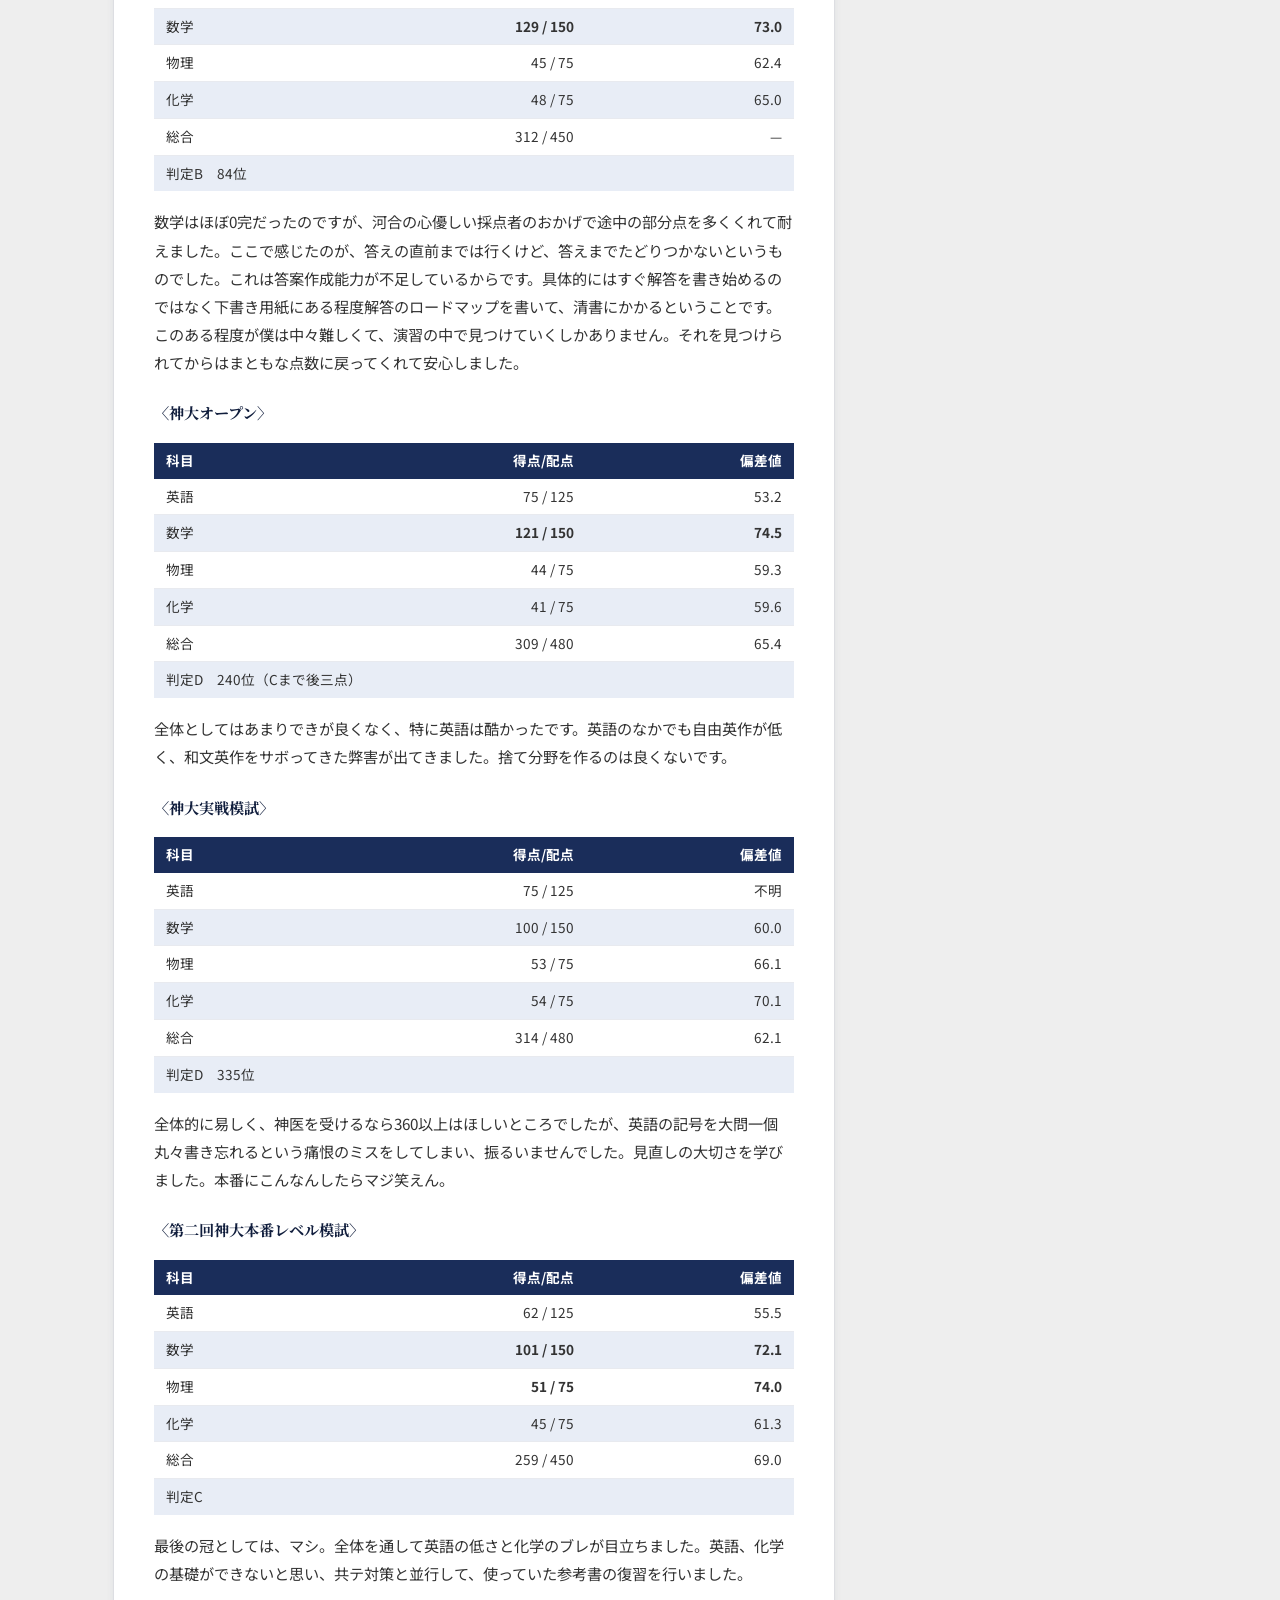
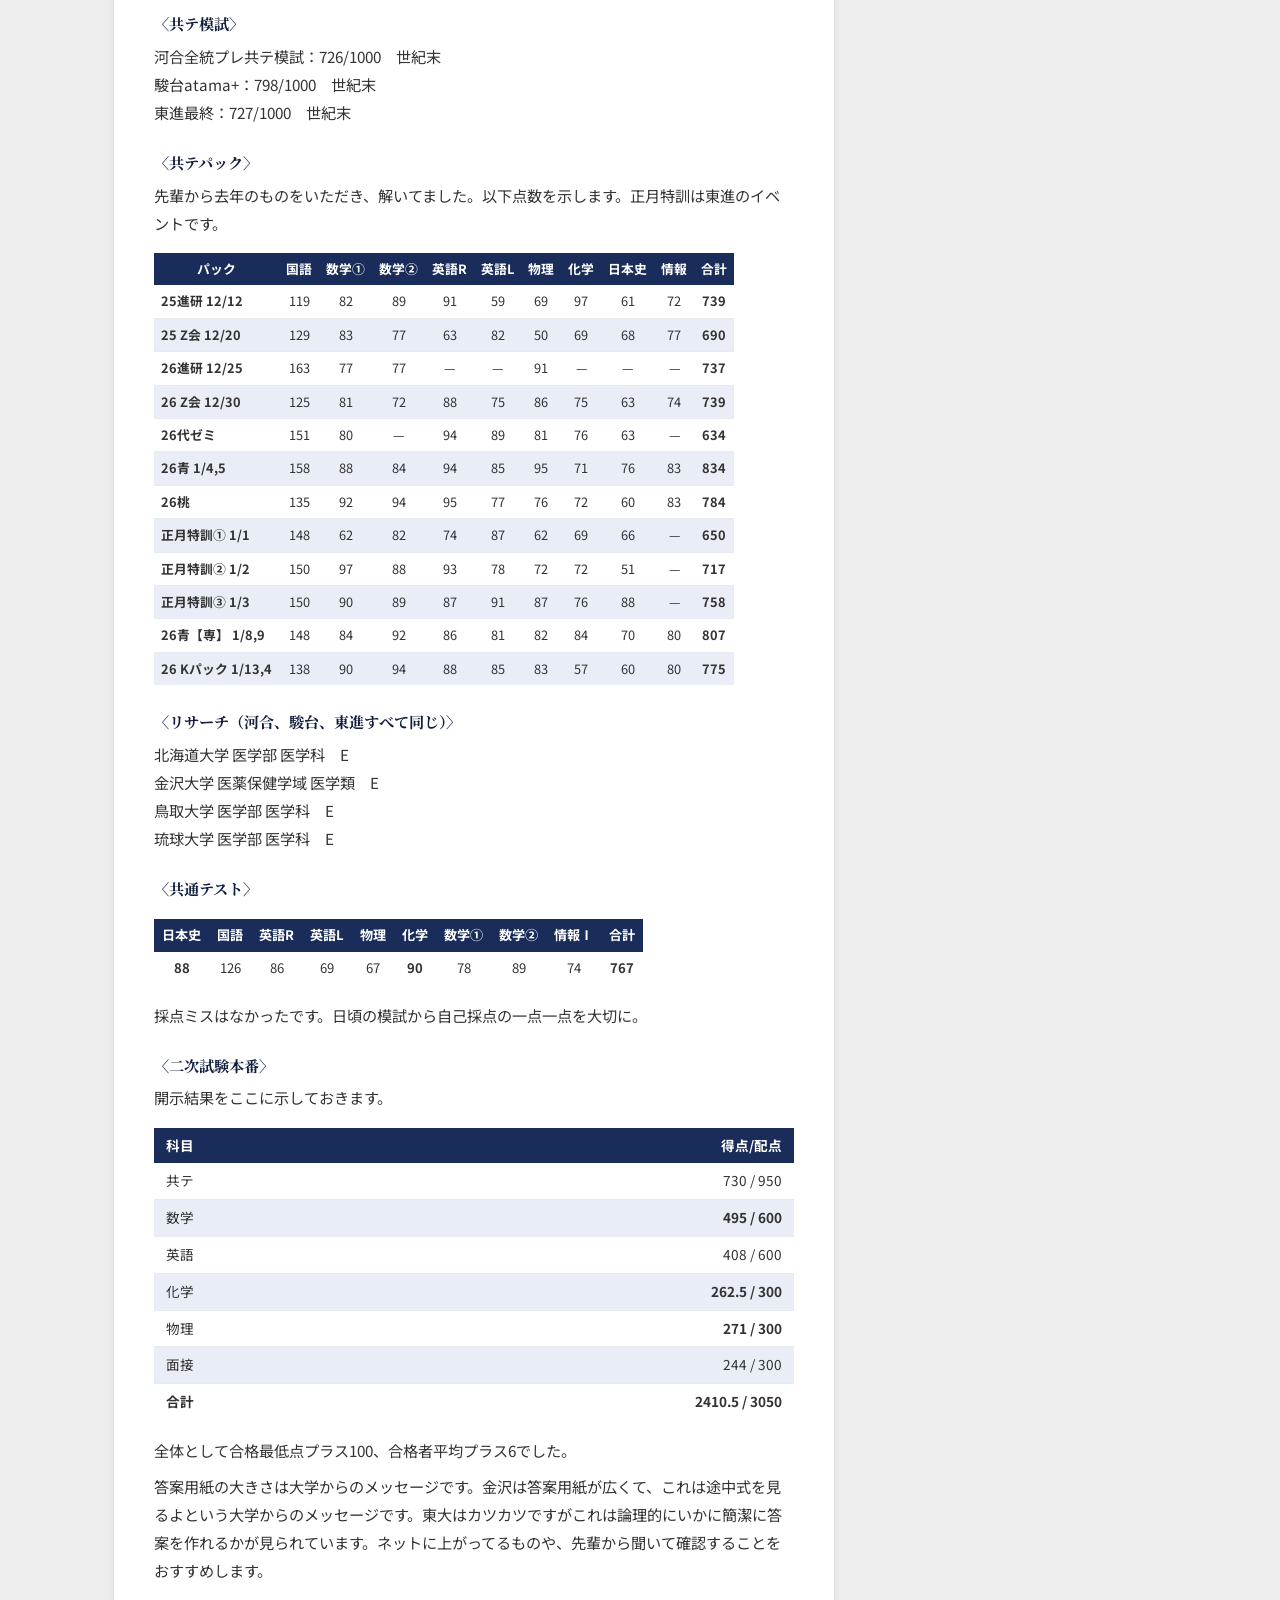
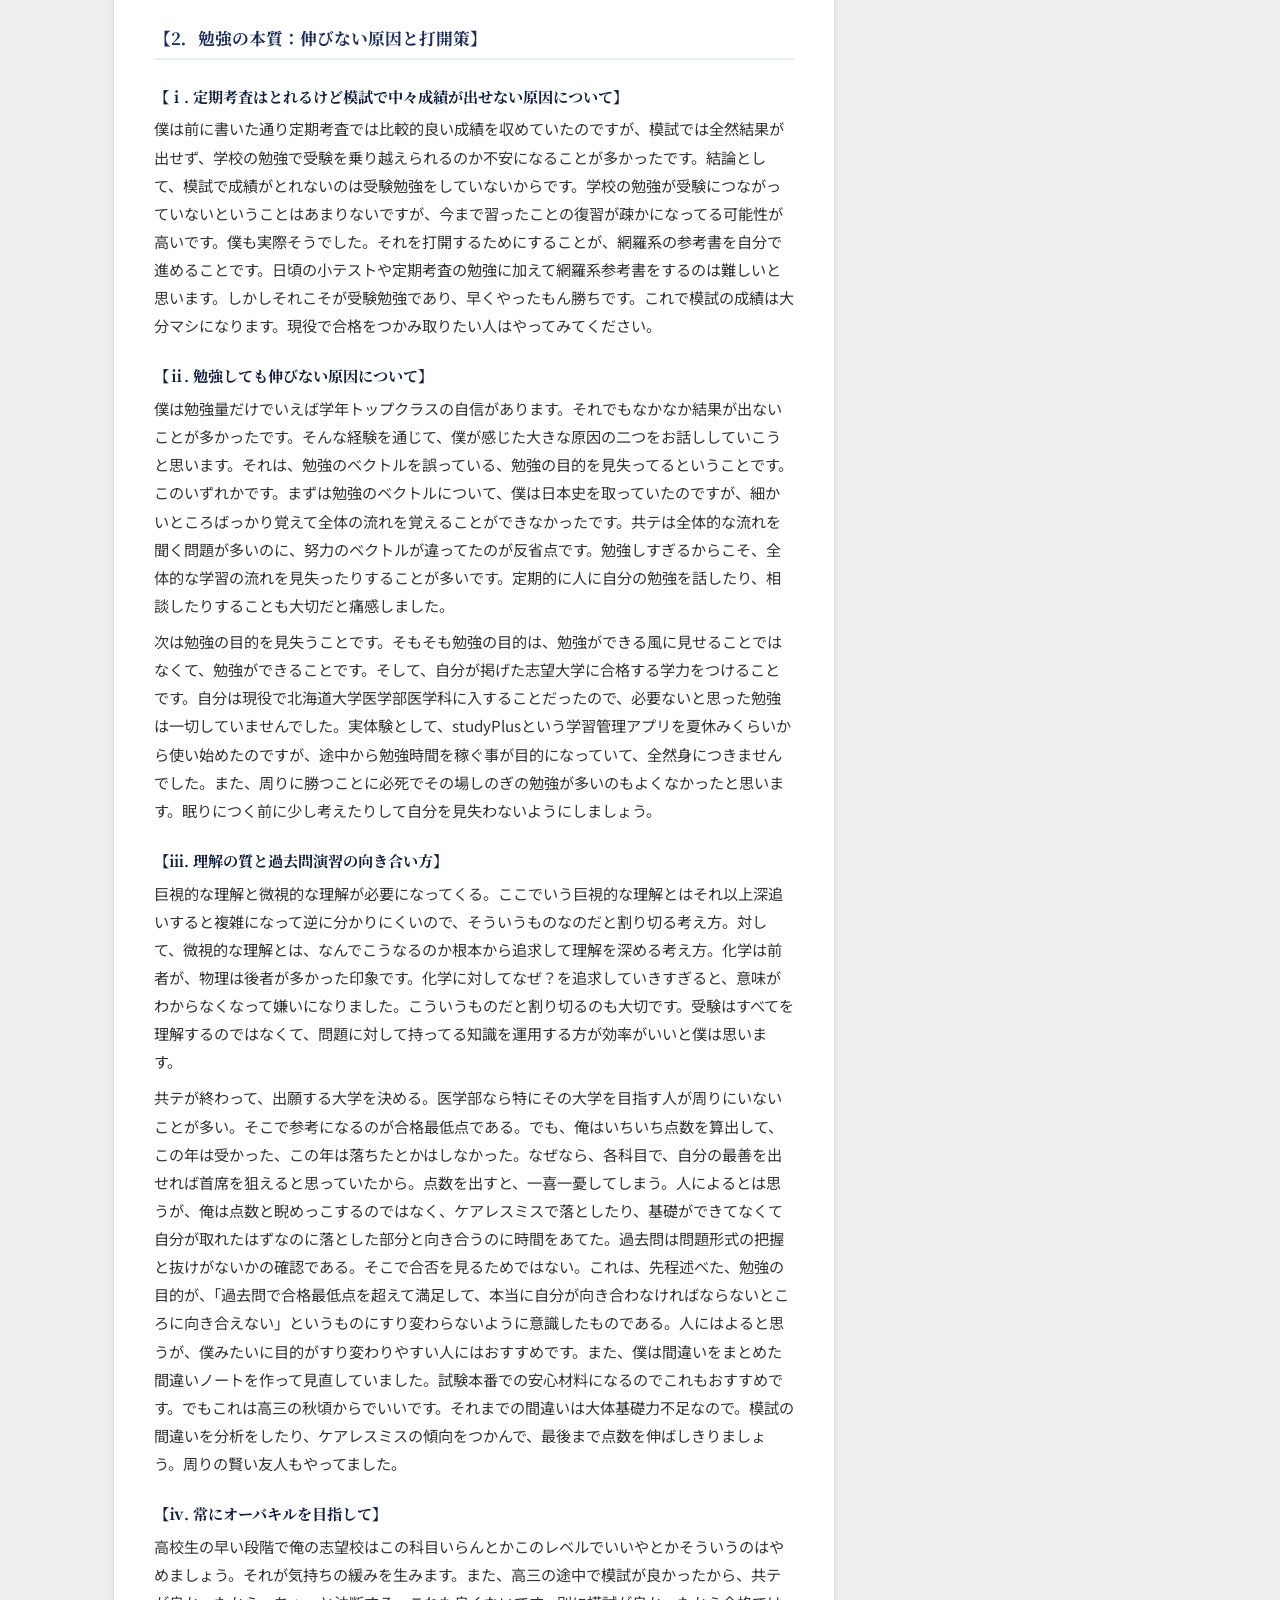
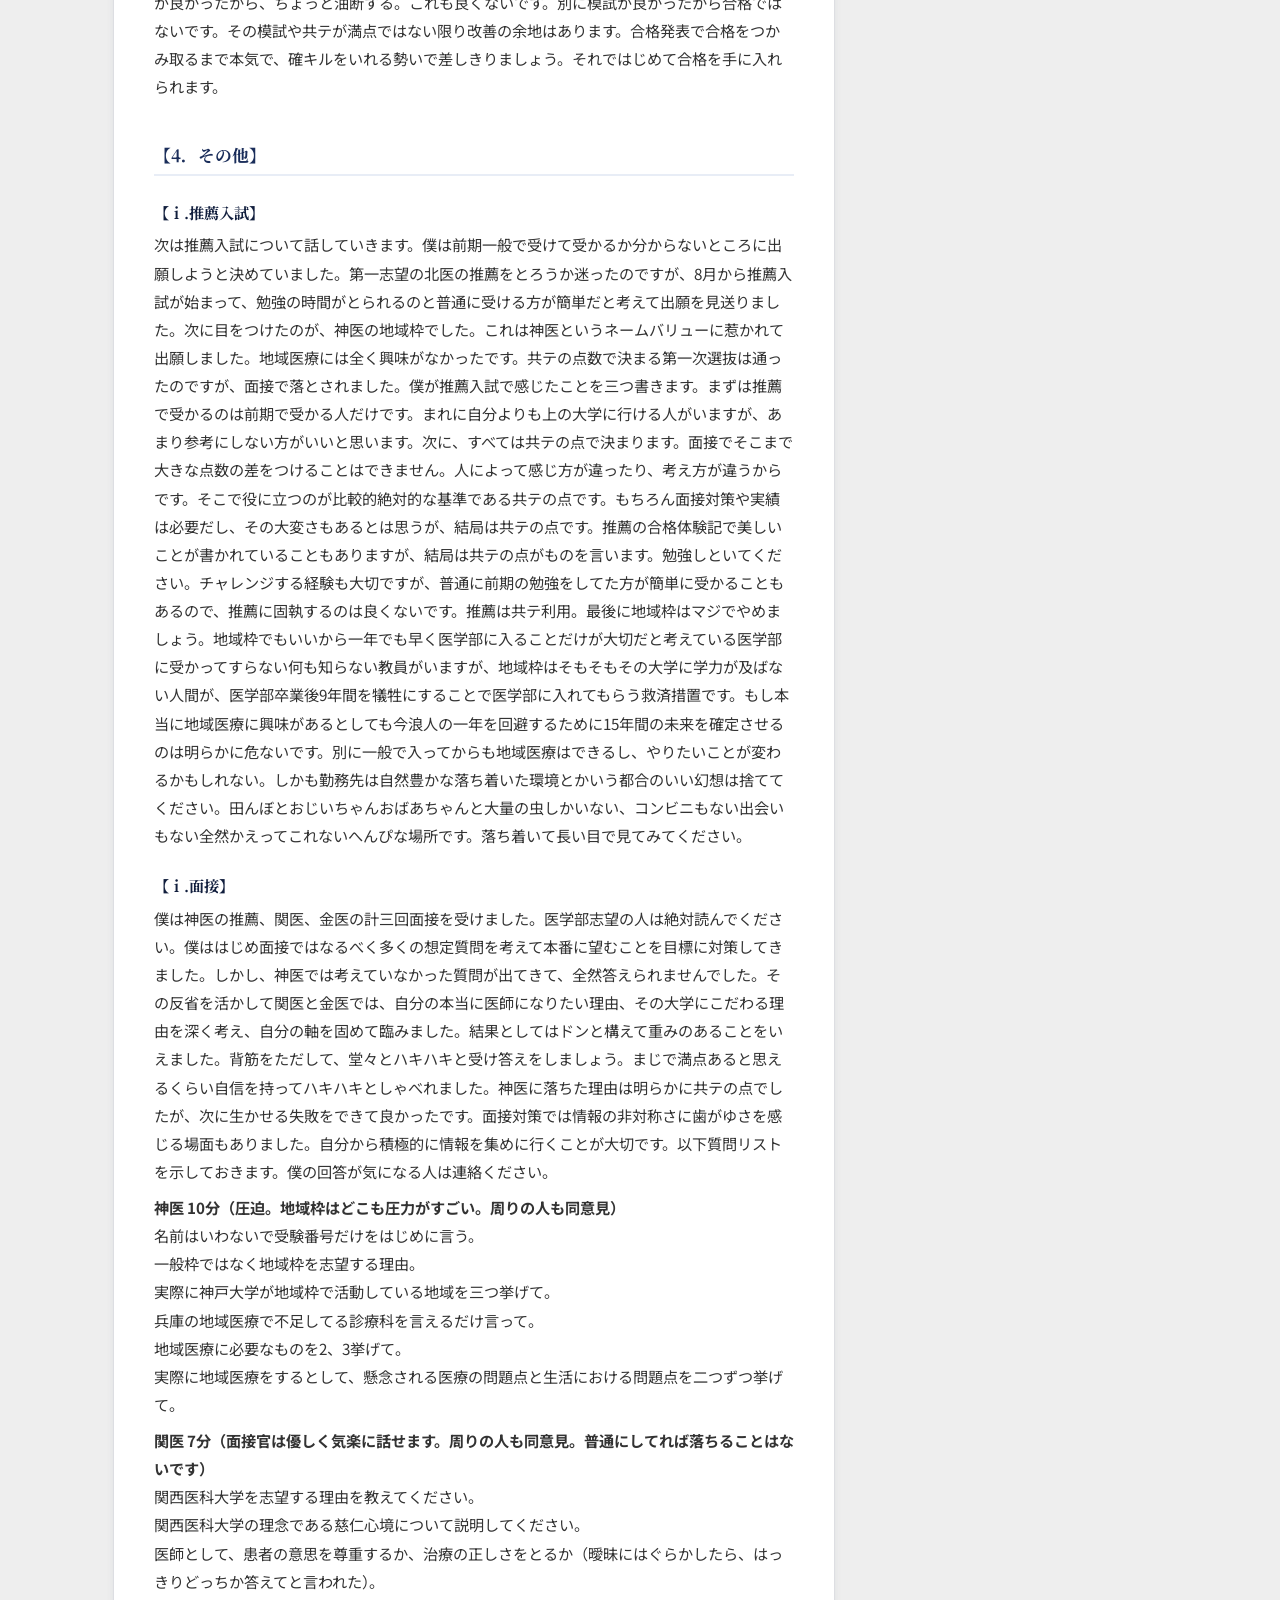
<file: taikenki/k.h/index.html>
<!DOCTYPE html>
<html lang="ja" data-root="../../">
<head>
  <meta charset="UTF-8">
  <meta name="viewport" content="width=device-width, initial-scale=1.0">
  <meta name="description" content="K.H さんの合格体験記 - 金沢大学 医薬保健学域 医学類。">
  <title>K.H さんの体験記 | 合格体験記</title>
  <link rel="preconnect" href="https://fonts.googleapis.com">
  <link rel="preconnect" href="https://fonts.gstatic.com" crossorigin>
  <link href="https://fonts.googleapis.com/css2?family=Noto+Sans+JP:wght@400;500;700&family=Noto+Serif+JP:wght@400;700&display=swap" rel="stylesheet">
  <link rel="stylesheet" href="../../styles/global.css">
  <style>
    .taikenki-body {
      background: var(--color-bg-white);
      border-radius: var(--radius-lg);
      box-shadow: var(--shadow-card);
      padding: var(--space-xl);
      margin: var(--space-xl) 0;
      max-width: 720px;
    }
    .taikenki-body h2 {
      font-family: var(--font-serif);
      font-size: 1.05rem;
      font-weight: 700;
      color: var(--color-navy);
      margin: var(--space-xl) 0 var(--space-sm);
      padding-bottom: var(--space-xs);
      border-bottom: 2px solid var(--color-navy-pale);
    }
    .taikenki-body h2:first-child { margin-top: 0; }
    .taikenki-body h3 {
      font-family: var(--font-serif);
      font-size: 0.95rem;
      font-weight: 700;
      color: var(--color-navy-dark);
      margin: var(--space-lg) 0 var(--space-xs);
    }
    .taikenki-body p {
      font-size: 0.95rem;
      line-height: 1.85;
      color: var(--color-text);
      margin-bottom: var(--space-sm);
    }
    .taikenki-body p:last-child { margin-bottom: 0; }

    .score-table {
      width: 100%;
      border-collapse: collapse;
      font-size: 0.85rem;
      margin: var(--space-md) 0;
    }
    .score-table th {
      background: var(--color-navy);
      color: #fff;
      padding: 6px 12px;
      text-align: left;
      font-weight: 700;
    }
    .score-table th.r, .score-table td.r { text-align: right; }
    .score-table td {
      padding: 6px 12px;
      border-bottom: 1px solid var(--color-border-light);
    }
    .score-table tr:nth-child(even) td { background: var(--color-navy-pale); }
    .score-table tr:last-child td { border-bottom: none; }
    .score-table td.b { font-weight: 700; }

    .kyo-table {
      width: 100%;
      border-collapse: collapse;
      font-size: 0.82rem;
      margin: var(--space-md) 0;
      display: block;
      overflow-x: auto;
    }
    .kyo-table th {
      background: var(--color-navy);
      color: #fff;
      padding: 5px 8px;
      font-weight: 700;
      white-space: nowrap;
      text-align: center;
    }
    .kyo-table td {
      padding: 5px 8px;
      border-bottom: 1px solid var(--color-border-light);
      text-align: center;
      white-space: nowrap;
    }
    .kyo-table tr:nth-child(even) td { background: var(--color-navy-pale); }
    .kyo-table tr:last-child td { border-bottom: none; }
    .kyo-table td.l { text-align: left; font-weight: 700; }
    .kyo-table td.b { font-weight: 700; }

    .pack-table {
      width: 100%;
      border-collapse: collapse;
      font-size: 0.8rem;
      margin: var(--space-md) 0;
      display: block;
      overflow-x: auto;
    }
    .pack-table th {
      background: var(--color-navy);
      color: #fff;
      padding: 5px 7px;
      font-weight: 700;
      white-space: nowrap;
      text-align: center;
    }
    .pack-table td {
      padding: 5px 7px;
      border-bottom: 1px solid var(--color-border-light);
      text-align: center;
      white-space: nowrap;
    }
    .pack-table tr:nth-child(even) td { background: var(--color-navy-pale); }
    .pack-table tr:last-child td { border-bottom: none; }
    .pack-table td.l { text-align: left; font-weight: 700; }
    .pack-table td.b { font-weight: 700; }
  </style>
</head>
<body>

  <div id="site-header"></div>

  <main>

    <section class="profile-hero" aria-label="プロフィール">
      <div class="container">
        <nav class="breadcrumb" aria-label="パンくずリスト">
          <span class="breadcrumb__item"><a href="../../" class="breadcrumb__link">トップ</a></span>
          <span class="breadcrumb__sep" aria-hidden="true">›</span>
          <span class="breadcrumb__item"><a href="../../#taikenki" class="breadcrumb__link">体験記一覧</a></span>
          <span class="breadcrumb__sep" aria-hidden="true">›</span>
          <span class="breadcrumb__item">K.H さん</span>
        </nav>
        <div class="profile-hero__inner">
          <div class="profile-hero__avatar" aria-hidden="true">K.H</div>
          <div class="profile-hero__body">
            <p style="font-size:0.8rem; color:rgba(255,255,255,0.55); margin-bottom:var(--space-xs); letter-spacing:0.1em;">STUDENT VOICE</p>
            <h1 class="profile-hero__name">K.H さん</h1>
            <div class="profile-hero__tags">
              <span class="profile-hero__tag">金沢大学 医薬保健学域 医学類</span>
              <span class="profile-hero__tag">関西医科大学 医学部医学科（正規合格）</span>
              <span class="profile-hero__tag">現役合格</span>
              <span class="profile-hero__tag">理系</span>
            </div>
          </div>
        </div>
      </div>
    </section>

    <div class="container">
      <div class="taikenki-body">

        <p style="font-size:1.1rem; font-weight:700; font-family:var(--font-serif); color:var(--color-navy); text-align:center; margin-bottom:var(--space-lg);">すべては今の自分次第</p>

        <p><strong>【自己紹介】</strong><br>
        文理：理系　理科：物理 化学　社会：日本史<br>
        部活：弓道部、カトリック研究会<br>
        諸活動：インド訪問、学級三役、文化祭模喫パート、開けたら閉める</p>

        <h2>【0．はじめに】</h2>

        <p>理系の東大 京大 国公立医学部を目指す。<br>
        定期考査は上手くいくのに模試で成績が出ない。<br>
        周りよりも勉強してるのに中々結果が出ない。<br>
        部活をしていて中々勉強に時間が割けない。</p>

        <p>そんな人に読んで貰えたら嬉しいです。僕が学校の公式の合格体験記に選ばれないのは僕が選考した教員にとって都合が悪いからだとしか考えられない。ならばこちらは包み隠さずはっきりと書いていこうと思う。</p>

        <h2>【1．僕の合格までの道のり】</h2>

        <h3>【ⅰ.合格大学】</h3>
        <p>関西医科大学 医学部 医学科　（正規合格）<br>
        金沢大学 医薬保健学域 医学類　（進学）</p>

        <h3>【ⅱ.合格までの道のり】</h3>

        <p>僕は六甲に入学した中学一年生の時に、六甲の勉強だけで大学受験を乗り越えようと考えて、なるべく授業を聞くようにし、定期考査を頑張ってきました。</p>

        <p>中学は20〜30位、高校は10〜20位くらいをキープできました。でも、高二までの模試は全て地方の医学部でもE判定でした。勉強してるからこそ悔しかったし、塾に入ろうかと思ったが、僕は高等進学塾の全額無料の特待である学年7位を取れるまでは学校で頑張ろうと決めたのですが、結局9位しか取れず断念しました。高二の冬休みから本格的に「受験勉強」を始めようと思い、東進に入って自学自習で頑張ろうと決めました。模試で判定を出すためにまずは、特定の科目に力を入れ結果を出そうと思い、高三の一学期は物理と数学しかやってませんでした。夏の北大本レはC判を出せて、少し自信がつきました。この時期は理科に力を入れたかったので、数学をいい加減にやってきたことをとても後悔しました。7月まで部活をしていて、中々勉強時間がとれず、部活後に東進で23時まで勉強していました。この時期は体力的にしんどかったですが、場所でメリハリをつけて切り替えをすることで集中して勉強に取り組むことができたと思います。具体的には、弓道場では部活を、電車と登下校は英語や古文の単語帳を、東進では数学物理の演習をしていました。部活を引退して、勉強だけに集中できるのだと不思議に嬉しくもありました。引退後、数学に関して日頃の授業プリントや定期考査が簡単に感じたのと、自分が使っていた問題集を四周したのできりがいいと思い、力を注ぐ科目を苦手な英語に変えようと決めました。物理は電磁気分野が疎かだと思ったので、夏休み中は続けることにして物理と英語だけをやってました。一ヶ月ある夏休みの半ばに、一つ目標として京大実践を受けました。結局は歯が立たなかったのですが、それに向けて京大の過去問を何年か分解いたので、得意な物理や数学の良問に多く会えてとても力がつきました。夏休みの成果を示せる模試である第二回全統記述模試では、各科目演習不足からくる実力不足で酷い結果でした。</p>

        <p>その後苦手な共テの対策を始めようと思い、9月は新演習の有機以外は共テ対策全振りで国語と情報と日本史に力を入れました。9月末に学校である全統共テ模試に照準を定めてひたすら暗記を続けました。結果として情報はマシな点数になったものの国語と日本史は一ヶ月やったとは思えないほど酷く、周りの共テではなく二次の勉強をしてる人たちにも負けて本当に悔しかった。ほぼ二次に触れていなかったせいで第三回全統記述模試では化学以外目も当てられない極めて悲惨な結果でした。学校の先生にこの状況を理解してもらえず、つらかった時期もありました。それでも自分と共闘する仲間を信じて進み続けました。</p>

        <p>第三回全統共テ模試が終わると来る冠ラッシュに打ち勝つべくひたすら冠の過去問をやりました。オープンの過去問を5年分ほど先生がクラスルームにあげてくれて本当に助かりました。これらを東進で無断ですりまくれたので、この時期は周りの環境に感謝しかなかったです。神大オープン実践本レ、北大オープン実践本レの合計6個受けました。本番慣れという意味で多く受けたのですが、振り返りの時間などを考えると、多くても4個くらいでよかったと思います。冠が全部終わるのが11月の頭とかでそこからは一切二次をやらず共テの特に国語と日本史に全力を注ぎました。最後の共テ模試である東進最終本レで最悪な点数をとってしまい、一人の後輩が坊主にしたのに合わせて坊主にしました。髪を乾かす時間が大幅に減り、睡眠時間が伸びたのでもっと早くやっていればよかったと後悔しました。共テ直前のパックでは点数もまとまってきて、いけそうな流れを作ったのですが、本番では目も当てられないような点数をとってしまい、共テ後一週間は泣いていました。</p>

        <p>共テの次の日に自己採点登校日があります。結果が良ければ喜べる場ですが、振るわなかった人には正直しんどい場でもあります。無理に気を張って行く必要はないです。そこからどこに出願するかを決まるのですが詳しいことは後の志望校選びのところで書きます。結局は金沢大学の医学部に出すことに決めました。共テの自己採点後から出願まで結構長い間時間があります。僕は共テの点数から逃げるために関医の過去問を解いていました。旧帝以外の大学の過去問は基本的に一年一日で回せるので割とすぐ過去問切れを起こすので、それを防ぐためにもやってよかったと思います。</p>

        <p>結果的に阪医のｔと神医のｔと正規で合格することができました。これで二次力は二人に並べるのだと自信がつきました。ここからいい流れを身につけて、残りの一ヶ月は勉強できました。2／25まで首席合格しか頭になかったし、絶対受かる自信がありました。過去問で点数を算出するのが僕は嫌いだったので最後の一年以外は大まかにしか出していないです。先生の過去問を解いて一喜一憂して落ちたという失敗談を聞いていたので、あくまで苦手分野の確認と時間配分の練習のためだけにやりました。自分の性格的にもそれで正解だったと思います。試験前日、知ってはいたが緊張で中々眠れなかったです。試験当日は英語→数学→理科だった。過去問の感じでは平均して、数学ほぼ全完 英語8割 物理ほぼ全完 化学7割だったのだが、まさかの数学0完。自分が一番びっくりしたし、冷や汗が止まらなかった。ここで思ったのは、合格よりも、物理と化学で全力を出し切って終わろうというある意味での諦めでした。結果、物理は3題中2完 化学は全完の10分あまりでした。僕としては、いつも全完できていた数学で0完は難化とはいえやらかしたのと、共テのビハインドで不合格を確信していました。でもやりきれたという気持ちはあって、後悔はなかったです。落ちたときに一人なのはいやだなと思って後輩や友人を呼んで15人くらいで囲って合格発表をみました。合格発表が近づくにつれて合格を期待してしまい怖かったですが、受験番号を見つけて教室沸いたし、みんなで喜べて本当にうれしかった。人生でよかったことトップ10には入る。</p>

        <p>結果としては相対的に良い結果だったのだと思います。最後まで全力を出し切れてよかったと改めて思いました。受かってみると周りに支えられていることに気づきます。日頃から徳を積めというのはこのありがたみに気づくためなのだと感じました。最後まで伴走してくれた両親 学校の先生方 東進のスタッフ 学校、東進の戦友たち チーム19:30にこの場を借りて感謝申し上げたいと思います。ありがとうございました。</p>

        <h3>【ⅲ.使用していた参考書】</h3>

        <p>以下おすすめ度を星5段階で表していく。特殊なものは△をつけます。<br>
        ☆☆☆☆☆　結婚　☆☆☆☆　彼女　☆☆☆　キープ　☆☆　浮気するべき　☆　今すぐ返品</p>

        <p><strong>数学</strong></p>
        <p>網羅系<br>
        新課程チャート式基礎からの数学ⅠAⅡBⅢC　☆☆☆☆☆<br>
        技 ⅠA　△</p>
        <p>僕はやってなかったですが、フォーカスゴールドも評判が良かったです。技は高進の授業プリントと合わせて使うものだと感じました。というのも一つ一つの解法を確認する参考書で、練習問題などがなく、高進にはいっていなかった僕はあまり恩恵を感じれなかったです。高進にはいってる人はやった方がいいと思います。チャートは特に数ⅢCをやりこみました。チャートをしっかりやっていれば共テの数学でも歯が立たないことはなくなると思います。大切なのは一つの網羅系を極めること。自分が決めたものを最後まで遂行してください。</p>

        <p>演習<br>
        スタンダード数学演習ⅠⅡABC（ベクトル）　☆☆☆<br>
        オリジナルスタンダード数学演習ⅢC（複素数平面，式と曲線）　☆☆<br>
        理系数学の核心　☆☆<br>
        大学への数学 新数学スタンダード演習　☆☆☆<br>
        世界一わかりやすい京大の理系数学合格講座　☆☆☆☆☆<br>
        神戸大の数学15カ年　☆☆☆☆<br>
        他大学の過去問　☆☆☆☆☆</p>
        <p>上の二つは学校で配られるものです。僕はこれを信じて、スタンダードは4周、オリスタはAとBの※を3周しました。スタンダードは圧倒的な問題量でたいへんでしたが、問題に対する瞬発力が養えたと思います。基礎の確認にはちょうど良かったと思います。ですが周りの友人たちに馬鹿にされていたのであまり良くない参考書なのかもしれませんが、なんにせよ自分が信じた参考書を極め抜くのが大切だと感じました。オリスタは学校では解答が配布されないことがあるので、メルカリやネットに売っている解答を買って自分で進めることを勧めます。核心は意外と難しかったです。高二の冬にやっていましたが、使い方に慣れず、中々身についてる感じがしませんでした。問題数が少なく、手をつけやすいのが魅力かなと思います。せかきょうは答案作成能力を養い、苦手な部分の確認のために使用しました。夏くらいに始めたので間に合わなくて、もったいなかったです。京大志望なら無条件でこれを極めてください。スタ演は始めるのが遅くてほとんど手つけれませんでした。これも典型問題が多く非常に評判のいい参考書なので、もったいなかったです。ほかにはいろんな大学の過去問を解いてました。過去問はその大学の教授たちが一年間考えた渾身の問題がそろっているので、良問が多いとは思います。気分を変えるためにもいろいろやってみたらいいと思います。</p>

        <p><strong>英語</strong></p>
        <p>基礎<br>
        システム英単語　☆☆☆☆☆<br>
        出る順で最短合格！英検準1級単熟語EX　☆☆☆<br>
        基礎英文問題精巧　☆☆☆☆<br>
        スクランブル構文とイディオム　☆☆☆☆<br>
        全解説入試頻出英語標準問題1100　☆☆☆<br>
        ポレポレ英文読解のプロセス50　☆☆☆☆☆<br>
        ドラゴンイングリッシュ基本英文100　☆☆☆☆</p>
        <p>高二の最後でシス単を覚えきって、ＥＸを使ってましたが、それをするくらいなら別の科目の補強に時間を割いた方が良かったと後悔しています。早慶志望以外はやらなくていい気がします。シス単を半年ノータッチで、全然英文が読めなくなってしまいました。科目によらず、覚えきったと思っても反復することが大切です。基礎英文問題精巧は高一高二で使っていたもので、文構造を理解するのにとても役に立ちました。その後文構造理解のためにポレポレを始めました。結構難しかったですが、何度も音読して、京大レベルなら文構造を理解できる段階には到達できました。透視図と迷ったのですが、何周もできるのはポレポレだと思って選びました。文法は学校で配られたスクランブルを高二まで、学校で配られた1100を高三に使っていました。第一志望が自由英作しかなかったので和文英作系はあまりやりませんでした。今思うと危ない選択だったと思います。共テ後に反省してドラゴンイングリッシュをしました。2周くらい音読して、なんとか間に合わせましたが、早めにやっておけば良かったと後悔しています。捨て分野を作るのはあまり良くないです。</p>

        <p>演習<br>
        きめる！共通テスト英語リスニング　☆<br>
        新キムタツの東大英語リスニングBasic　☆☆☆<br>
        BBC Learning English　☆☆☆☆<br>
        入試攻略問題集大阪大学英語2026　☆☆☆<br>
        京大の英語25カ年　☆☆☆<br>
        阪大の英語20カ年　☆☆☆☆☆<br>
        北大の英語15カ年　☆☆☆☆<br>
        神戸大の英語15カ年　☆☆☆☆</p>
        <p>共テ前にきめる！をやりましたがなにがいいのか分からず時間の無駄でした。キムタツは12月くらいにリスニングの根本的な力をつけようと思って始めましたが終わりませんでした。早くから始めておけば良かったです。ＢＢＣは本物のラジオを聴けるので楽しかったですが、僕には早かったです。長文読解は過去問を解きまくってました。特に阪大は文章が面白く、オープンの過去問までやってました。特に難しかったのは再読をして、読むときのなめらかさを意識してました。英語は毎日触れるのが大切！</p>

        <p><strong>物理</strong></p>
        <p>基礎<br>
        物理のエッセンス　☆☆☆☆☆</p>
        <p>これを読み込めば大丈夫です。ｙ先生がマジでいい授業をしてくれるので、当たりを引いた学年は言われた通りにやってください。授業「は」いいです。</p>

        <p>演習<br>
        良問の風　☆☆☆☆☆<br>
        名問の森　☆☆☆☆☆<br>
        北大の物理15カ年　☆☆<br>
        他大学の過去問　☆☆☆☆☆</p>
        <p>良問を夏までには絶対終わらせてください。典型問題になれると同時に、分からないところはエッセンスに戻って復習すれば完璧です。次は名問ですが、これもなる早でやりましょう。力学とかの方は始めれるなら早めに始めて、良問の後半と同時並行とかもおすすめです。これらをやれば東大でも得意教科とはならないまでも足を引っ張らないレベルにはなれると思います。あとは過去問とかで演習量を増やしていけば、だいじょうぶです。分からなくなったら、イキらずエッセンスに戻りましょう。本当に物理の神髄です。</p>

        <p><strong>化学</strong></p>
        <p>基礎<br>
        化学教科書　△<br>
        新課程フォトサイエンス化学図録　☆☆☆</p>
        <p>僕は学校の授業を聞いていましたが、高進に入ってる人は授業をしっかり聞いていれば大丈夫です。一つを信じて従うのが大切です。おまえについて行って落ちたらシバく位の勢いで粘着しましょう。化学の教科書は地方医をめざしている人はマストになってきます。というのも教科書の細かい記述を書かされたりするので、直前期は読み込むことになります。息抜きに資料集を見るとイメージがわいて理解が深まるのでおすすめです。</p>

        <p>演習<br>
        リードα　☆☆☆☆<br>
        実践化学重要問題集　化学基礎・化学　新課程2024　☆☆☆☆<br>
        化学の新演習 理系大学受験版　☆☆☆☆</p>
        <p>定期考査の勉強としてリードαを使ってました。変な問題が多いですが、基礎固めには役に立ちました。一般的にはリードαよりかはセミナー化学がいいらしいです。重問は受験対策としてはじめました。理論は4周くらいしたのですが、無機と有機が面白くなくて夏明けに新演習に移りました。問題数が多くて全部はできませんでしたが、苦手な分野の補強に役に立ったと思いました。もっと早くからやれば良かったです。</p>

        <p><strong>日本史</strong></p>
        <p>時代と流れで覚える！日本史　☆☆☆<br>
        諸説日本史　☆☆☆☆☆</p>
        <p>日々の定期考査以外で勉強を始めたのは夏休みにはいったくらいからです。このときは時代と流れを覚えていましたが、結構難しい単語も入っていて僕はあまり合わなかったです。暗記は継続したのですがあまり点が伸びなくて、教科書にマーカーを引いて覚えるようにしたら割と点数が伸びて良かったです。過去問と暗記を交互にすることでどのレベルまで覚えればいいのか分かるので僕みたいに要領が悪い人はまねしてみてください。歴史総合はまだ教材と勉強法があまり確立されていないので、それをやるくらいならほかの科目に時間を割いた方がいいと思い割り切りました。周りの子たちはうんこ色の時代と流れをやってました。僕はやらんでいいと思う。</p>

        <p><strong>国語</strong></p>
        <p>現代文読解の基礎講義　☆☆☆☆☆<br>
        生きる現代文キーワード　☆☆☆☆<br>
        現代文読解基礎ドリル　☆☆☆☆<br>
        重要古文単語315　☆☆☆☆☆<br>
        基礎から解釈へ　漢文必携　☆☆☆☆☆</p>
        <p>結局間に合いませんでした。僕は何をやってもだめだったので、僕ではない人のやつ見てください。古漢は単語と演習しかないです。知らんけど。</p>

        <p><strong>情報</strong></p>
        <p>学校で習っていなくても読んで理解できる藤原進之介のゼロから始める情報Ⅰ　☆☆☆☆☆<br>
        最新情報Ⅰ　☆</p>
        <p>ほぼノー勉で間に合いませんでした。ただ教科書はわかりずらいし、大切な用語が小さく書いてあったり、正直やる価値なかったので、市販の参考書を買う方がいいです。教科書は配布されたと同時に破り捨てましょう。授業を聞いてやるのもいいですが、まだ科目として勉強法や出題傾向が安定していないので、最低限単語とプログラミングを抑えて、ほかの科目に時間を当てる方がいいと思います。</p>

        <h3>【ⅳ.模試 演習 本番の結果】</h3>

        <p>高二までの模試はすべてＥ判定でこれを見てくれてる人より悪いと思うので載せません。すべて100位とかです。</p>

        <h3>〈第一回北大本番レベル模試〉</h3>
        <table class="score-table">
          <thead><tr><th>科目</th><th class="r">得点/配点</th><th class="r">偏差値</th></tr></thead>
          <tbody>
            <tr><td>数学</td><td class="r b">98 / 150</td><td class="r b">73</td></tr>
            <tr><td>英語</td><td class="r">75 / 150</td><td class="r">49</td></tr>
            <tr><td>物理</td><td class="r">56 / 75</td><td class="r">69</td></tr>
            <tr><td>化学</td><td class="r">34 / 75</td><td class="r">60</td></tr>
            <tr><td colspan="3">判定C　26位　校内1位（うろ覚え）</td></tr>
          </tbody>
        </table>
        <p>一学期に物理と数学だけをやる戦法がはまって、なんとか形にはなりました。ここからモチベが沸いて受験に立ち向かえました。</p>

        <h3>〈第二回全統共テ模試〉</h3>
        <p>667/1000　なにも対策せずに臨みました。部活の引退後すぐで共テの勉強の仕方を知りませんでした。</p>

        <h3>〈第二回全統記述模試〉</h3>
        <table class="score-table">
          <thead><tr><th>科目</th><th class="r">得点/配点</th><th class="r">偏差値</th></tr></thead>
          <tbody>
            <tr><td>英語</td><td class="r">135 / 200</td><td class="r">62.6</td></tr>
            <tr><td>数学</td><td class="r b">167 / 200</td><td class="r b">70.3</td></tr>
            <tr><td>物理</td><td class="r">73 / 100</td><td class="r">68.7</td></tr>
            <tr><td>化学</td><td class="r">81 / 100</td><td class="r">67.3</td></tr>
            <tr><td>総合</td><td class="r b">456 / 600</td><td class="r b">67.2</td></tr>
            <tr><td colspan="3">学年10位　北医D（65位）・金医C・滋賀医C・大医D</td></tr>
          </tbody>
        </table>
        <p>数学三完二半で耐えでした。ほかは酷かったのですが、それ以上に公立高校の人たちができていなくて、偏差値的にはマシに見えますが、第三回では公立高校の神童たちに抜かれていくので、ここでCに乗せれなかったのはとても痛かったです。</p>

        <h3>〈第三回全統記述模試〉</h3>
        <table class="score-table">
          <thead><tr><th>科目</th><th class="r">得点/配点</th><th class="r">偏差値</th></tr></thead>
          <tbody>
            <tr><td>英語</td><td class="r">118 / 200</td><td class="r">62.2</td></tr>
            <tr><td>数学</td><td class="r">128 / 200</td><td class="r">65.7</td></tr>
            <tr><td>物理</td><td class="r">57 / 100</td><td class="r">60.1</td></tr>
            <tr><td>化学</td><td class="r b">81 / 100</td><td class="r b">75.4</td></tr>
            <tr><td>総合</td><td class="r">384 / 600</td><td class="r">65.2</td></tr>
            <tr><td colspan="3">学年15位　北医D（120位）・京都工D・鳥取医B・金医C・自治医科D</td></tr>
          </tbody>
        </table>
        <p>これが一年で一番酷い記述模試でした。9月は共テの勉強と化学しかしていなかったので、化学以外は見るに堪えない、赤ちゃんでももっととれる点数をとってしまいました。特に物理が酷く、9月にほぼ物理をしないという失敗を犯してしまったのが良くなかったです。</p>

        <h3>〈第三回全統共テ模試〉</h3>
        <p>722/1000　学校で受けた模試です。一ヶ月勉強したくせに勉強した教科は結果が出ず、本当に惨めでした。周りは共テの対策をせずに780とかとってる人が多くて共テはセンスゲーだと実感して本当に悔しかったです。</p>

        <h3>〈第二回北大本番レベル模試〉</h3>
        <table class="score-table">
          <thead><tr><th>科目</th><th class="r">得点/配点</th><th class="r">偏差値</th></tr></thead>
          <tbody>
            <tr><td>英語</td><td class="r">94 / 150</td><td class="r">61.0</td></tr>
            <tr><td>数学</td><td class="r">91 / 150</td><td class="r">60.3</td></tr>
            <tr><td>物理</td><td class="r">59 / 75</td><td class="r">62.3</td></tr>
            <tr><td>化学</td><td class="r b">43 / 75</td><td class="r b">70.0</td></tr>
            <tr><td>総合</td><td class="r">287 / 450</td><td class="r">65.6</td></tr>
            <tr><td colspan="3">判定C　35位　化学以外は校内二位</td></tr>
          </tbody>
        </table>
        <p>学年一位のｈも受けていたので化学以外は校内二位で悔しかったのを覚えています。確か冠の開幕がこれで、得意科目の物理が簡単で満点を確信してこんな結果だったので悲しかったです。数学が一完しかできず、数学の演習をサボっていたことを認識して、定期的に演習するようにしました。</p>

        <h3>〈北大実戦模試〉</h3>
        <table class="score-table">
          <thead><tr><th>科目</th><th class="r">得点/配点</th><th class="r">偏差値</th></tr></thead>
          <tbody>
            <tr><td>英語</td><td class="r">55 / 100</td><td class="r">55.4</td></tr>
            <tr><td>数学</td><td class="r">88 / 150</td><td class="r">62.4</td></tr>
            <tr><td>物理</td><td class="r">74 / 100</td><td class="r">69.1</td></tr>
            <tr><td>化学</td><td class="r">62 / 100</td><td class="r">56.1</td></tr>
            <tr><td>総合</td><td class="r">274 / 450</td><td class="r">62.5</td></tr>
            <tr><td colspan="3">判定D　172位</td></tr>
          </tbody>
        </table>
        <p>これも酷かったです。先ほど述べたように数学が低迷期に入ってしまい、得意科目で稼げない厳しい状態に陥ってしまいました。苦手科目といえ、英語と化学を偏差値60にすら乗せられないのが残念でした。まだまだです。</p>

        <h3>〈北大オープン〉</h3>
        <table class="score-table">
          <thead><tr><th>科目</th><th class="r">得点/配点</th><th class="r">偏差値</th></tr></thead>
          <tbody>
            <tr><td>英語</td><td class="r">90 / 150</td><td class="r">59.7</td></tr>
            <tr><td>数学</td><td class="r b">129 / 150</td><td class="r b">73.0</td></tr>
            <tr><td>物理</td><td class="r">45 / 75</td><td class="r">62.4</td></tr>
            <tr><td>化学</td><td class="r">48 / 75</td><td class="r">65.0</td></tr>
            <tr><td>総合</td><td class="r">312 / 450</td><td class="r">—</td></tr>
            <tr><td colspan="3">判定B　84位</td></tr>
          </tbody>
        </table>
        <p>数学はほぼ0完だったのですが、河合の心優しい採点者のおかげで途中の部分点を多くくれて耐えました。ここで感じたのが、答えの直前までは行くけど、答えまでたどりつかないというものでした。これは答案作成能力が不足しているからです。具体的にはすぐ解答を書き始めるのではなく下書き用紙にある程度解答のロードマップを書いて、清書にかかるということです。このある程度が僕は中々難しくて、演習の中で見つけていくしかありません。それを見つけられてからはまともな点数に戻ってくれて安心しました。</p>

        <h3>〈神大オープン〉</h3>
        <table class="score-table">
          <thead><tr><th>科目</th><th class="r">得点/配点</th><th class="r">偏差値</th></tr></thead>
          <tbody>
            <tr><td>英語</td><td class="r">75 / 125</td><td class="r">53.2</td></tr>
            <tr><td>数学</td><td class="r b">121 / 150</td><td class="r b">74.5</td></tr>
            <tr><td>物理</td><td class="r">44 / 75</td><td class="r">59.3</td></tr>
            <tr><td>化学</td><td class="r">41 / 75</td><td class="r">59.6</td></tr>
            <tr><td>総合</td><td class="r">309 / 480</td><td class="r">65.4</td></tr>
            <tr><td colspan="3">判定D　240位（Cまで後三点）</td></tr>
          </tbody>
        </table>
        <p>全体としてはあまりできが良くなく、特に英語は酷かったです。英語のなかでも自由英作が低く、和文英作をサボってきた弊害が出てきました。捨て分野を作るのは良くないです。</p>

        <h3>〈神大実戦模試〉</h3>
        <table class="score-table">
          <thead><tr><th>科目</th><th class="r">得点/配点</th><th class="r">偏差値</th></tr></thead>
          <tbody>
            <tr><td>英語</td><td class="r">75 / 125</td><td class="r">不明</td></tr>
            <tr><td>数学</td><td class="r">100 / 150</td><td class="r">60.0</td></tr>
            <tr><td>物理</td><td class="r">53 / 75</td><td class="r">66.1</td></tr>
            <tr><td>化学</td><td class="r">54 / 75</td><td class="r">70.1</td></tr>
            <tr><td>総合</td><td class="r">314 / 480</td><td class="r">62.1</td></tr>
            <tr><td colspan="3">判定D　335位</td></tr>
          </tbody>
        </table>
        <p>全体的に易しく、神医を受けるなら360以上はほしいところでしたが、英語の記号を大問一個丸々書き忘れるという痛恨のミスをしてしまい、振るいませんでした。見直しの大切さを学びました。本番にこんなんしたらマジ笑えん。</p>

        <h3>〈第二回神大本番レベル模試〉</h3>
        <table class="score-table">
          <thead><tr><th>科目</th><th class="r">得点/配点</th><th class="r">偏差値</th></tr></thead>
          <tbody>
            <tr><td>英語</td><td class="r">62 / 125</td><td class="r">55.5</td></tr>
            <tr><td>数学</td><td class="r b">101 / 150</td><td class="r b">72.1</td></tr>
            <tr><td>物理</td><td class="r b">51 / 75</td><td class="r b">74.0</td></tr>
            <tr><td>化学</td><td class="r">45 / 75</td><td class="r">61.3</td></tr>
            <tr><td>総合</td><td class="r">259 / 450</td><td class="r">69.0</td></tr>
            <tr><td colspan="3">判定C</td></tr>
          </tbody>
        </table>
        <p>最後の冠としては、マシ。全体を通して英語の低さと化学のブレが目立ちました。英語、化学の基礎ができないと思い、共テ対策と並行して、使っていた参考書の復習を行いました。</p>

        <h3>〈共テ模試〉</h3>
        <p>河合全統プレ共テ模試：726/1000　世紀末<br>
        駿台atama+：798/1000　世紀末<br>
        東進最終：727/1000　世紀末</p>

        <h3>〈共テパック〉</h3>
        <p>先輩から去年のものをいただき、解いてました。以下点数を示します。正月特訓は東進のイベントです。</p>

        <table class="pack-table">
          <thead>
            <tr><th>パック</th><th>国語</th><th>数学①</th><th>数学②</th><th>英語R</th><th>英語L</th><th>物理</th><th>化学</th><th>日本史</th><th>情報</th><th>合計</th></tr>
          </thead>
          <tbody>
            <tr><td class="l">25進研 12/12</td><td>119</td><td>82</td><td>89</td><td>91</td><td>59</td><td>69</td><td>97</td><td>61</td><td>72</td><td class="b">739</td></tr>
            <tr><td class="l">25 Z会 12/20</td><td>129</td><td>83</td><td>77</td><td>63</td><td>82</td><td>50</td><td>69</td><td>68</td><td>77</td><td class="b">690</td></tr>
            <tr><td class="l">26進研 12/25</td><td>163</td><td>77</td><td>77</td><td>—</td><td>—</td><td>91</td><td>—</td><td>—</td><td>—</td><td class="b">737</td></tr>
            <tr><td class="l">26 Z会 12/30</td><td>125</td><td>81</td><td>72</td><td>88</td><td>75</td><td>86</td><td>75</td><td>63</td><td>74</td><td class="b">739</td></tr>
            <tr><td class="l">26代ゼミ</td><td>151</td><td>80</td><td>—</td><td>94</td><td>89</td><td>81</td><td>76</td><td>63</td><td>—</td><td class="b">634</td></tr>
            <tr><td class="l">26青 1/4,5</td><td>158</td><td>88</td><td>84</td><td>94</td><td>85</td><td>95</td><td>71</td><td>76</td><td>83</td><td class="b">834</td></tr>
            <tr><td class="l">26桃</td><td>135</td><td>92</td><td>94</td><td>95</td><td>77</td><td>76</td><td>72</td><td>60</td><td>83</td><td class="b">784</td></tr>
            <tr><td class="l">正月特訓① 1/1</td><td>148</td><td>62</td><td>82</td><td>74</td><td>87</td><td>62</td><td>69</td><td>66</td><td>—</td><td class="b">650</td></tr>
            <tr><td class="l">正月特訓② 1/2</td><td>150</td><td>97</td><td>88</td><td>93</td><td>78</td><td>72</td><td>72</td><td>51</td><td>—</td><td class="b">717</td></tr>
            <tr><td class="l">正月特訓③ 1/3</td><td>150</td><td>90</td><td>89</td><td>87</td><td>91</td><td>87</td><td>76</td><td>88</td><td>—</td><td class="b">758</td></tr>
            <tr><td class="l">26青【専】 1/8,9</td><td>148</td><td>84</td><td>92</td><td>86</td><td>81</td><td>82</td><td>84</td><td>70</td><td>80</td><td class="b">807</td></tr>
            <tr><td class="l">26 Kパック 1/13,4</td><td>138</td><td>90</td><td>94</td><td>88</td><td>85</td><td>83</td><td>57</td><td>60</td><td>80</td><td class="b">775</td></tr>
          </tbody>
        </table>

        <h3>〈リサーチ（河合、駿台、東進すべて同じ）〉</h3>
        <p>北海道大学 医学部 医学科　E<br>
        金沢大学 医薬保健学域 医学類　E<br>
        鳥取大学 医学部 医学科　E<br>
        琉球大学 医学部 医学科　E</p>

        <h3>〈共通テスト〉</h3>
        <table class="kyo-table">
          <thead>
            <tr><th>日本史</th><th>国語</th><th>英語R</th><th>英語L</th><th>物理</th><th>化学</th><th>数学①</th><th>数学②</th><th>情報Ⅰ</th><th>合計</th></tr>
          </thead>
          <tbody>
            <tr><td class="b">88</td><td>126</td><td>86</td><td>69</td><td>67</td><td class="b">90</td><td>78</td><td>89</td><td>74</td><td class="b">767</td></tr>
          </tbody>
        </table>
        <p>採点ミスはなかったです。日頃の模試から自己採点の一点一点を大切に。</p>

        <h3>〈二次試験本番〉</h3>
        <p>開示結果をここに示しておきます。</p>
        <table class="score-table">
          <thead><tr><th>科目</th><th class="r">得点/配点</th></tr></thead>
          <tbody>
            <tr><td>共テ</td><td class="r">730 / 950</td></tr>
            <tr><td>数学</td><td class="r b">495 / 600</td></tr>
            <tr><td>英語</td><td class="r">408 / 600</td></tr>
            <tr><td>化学</td><td class="r b">262.5 / 300</td></tr>
            <tr><td>物理</td><td class="r b">271 / 300</td></tr>
            <tr><td>面接</td><td class="r">244 / 300</td></tr>
            <tr><td><strong>合計</strong></td><td class="r b">2410.5 / 3050</td></tr>
          </tbody>
        </table>
        <p>全体として合格最低点プラス100、合格者平均プラス6でした。</p>
        <p>答案用紙の大きさは大学からのメッセージです。金沢は答案用紙が広くて、これは途中式を見るよという大学からのメッセージです。東大はカツカツですがこれは論理的にいかに簡潔に答案を作れるかが見られています。ネットに上がってるものや、先輩から聞いて確認することをおすすめします。</p>

        <h2>【2．勉強の本質：伸びない原因と打開策】</h2>

        <h3>【ⅰ. 定期考査はとれるけど模試で中々成績が出せない原因について】</h3>
        <p>僕は前に書いた通り定期考査では比較的良い成績を収めていたのですが、模試では全然結果が出せず、学校の勉強で受験を乗り越えられるのか不安になることが多かったです。結論として、模試で成績がとれないのは受験勉強をしていないからです。学校の勉強が受験につながっていないということはあまりないですが、今まで習ったことの復習が疎かになってる可能性が高いです。僕も実際そうでした。それを打開するためにすることが、網羅系の参考書を自分で進めることです。日頃の小テストや定期考査の勉強に加えて網羅系参考書をするのは難しいと思います。しかしそれこそが受験勉強であり、早くやったもん勝ちです。これで模試の成績は大分マシになります。現役で合格をつかみ取りたい人はやってみてください。</p>

        <h3>【ⅱ. 勉強しても伸びない原因について】</h3>
        <p>僕は勉強量だけでいえば学年トップクラスの自信があります。それでもなかなか結果が出ないことが多かったです。そんな経験を通じて、僕が感じた大きな原因の二つをお話ししていこうと思います。それは、勉強のベクトルを誤っている、勉強の目的を見失ってるということです。このいずれかです。まずは勉強のベクトルについて、僕は日本史を取っていたのですが、細かいところばっかり覚えて全体の流れを覚えることができなかったです。共テは全体的な流れを聞く問題が多いのに、努力のベクトルが違ってたのが反省点です。勉強しすぎるからこそ、全体的な学習の流れを見失ったりすることが多いです。定期的に人に自分の勉強を話したり、相談したりすることも大切だと痛感しました。</p>
        <p>次は勉強の目的を見失うことです。そもそも勉強の目的は、勉強ができる風に見せることではなくて、勉強ができることです。そして、自分が掲げた志望大学に合格する学力をつけることです。自分は現役で北海道大学医学部医学科に入することだったので、必要ないと思った勉強は一切していませんでした。実体験として、studyPlusという学習管理アプリを夏休みくらいから使い始めたのですが、途中から勉強時間を稼ぐ事が目的になっていて、全然身につきませんでした。また、周りに勝つことに必死でその場しのぎの勉強が多いのもよくなかったと思います。眠りにつく前に少し考えたりして自分を見失わないようにしましょう。</p>

        <h3>【ⅲ. 理解の質と過去問演習の向き合い方】</h3>
        <p>巨視的な理解と微視的な理解が必要になってくる。ここでいう巨視的な理解とはそれ以上深追いすると複雑になって逆に分かりにくいので、そういうものなのだと割り切る考え方。対して、微視的な理解とは、なんでこうなるのか根本から追求して理解を深める考え方。化学は前者が、物理は後者が多かった印象です。化学に対してなぜ？を追求していきすぎると、意味がわからなくなって嫌いになりました。こういうものだと割り切るのも大切です。受験はすべてを理解するのではなくて、問題に対して持ってる知識を運用する方が効率がいいと僕は思います。</p>
        <p>共テが終わって、出願する大学を決める。医学部なら特にその大学を目指す人が周りにいないことが多い。そこで参考になるのが合格最低点である。でも、俺はいちいち点数を算出して、この年は受かった、この年は落ちたとかはしなかった。なぜなら、各科目で、自分の最善を出せれば首席を狙えると思っていたから。点数を出すと、一喜一憂してしまう。人によるとは思うが、俺は点数と睨めっこするのではなく、ケアレスミスで落としたり、基礎ができてなくて自分が取れたはずなのに落とした部分と向き合うのに時間をあてた。過去問は問題形式の把握と抜けがないかの確認である。そこで合否を見るためではない。これは、先程述べた、勉強の目的が、「過去問で合格最低点を超えて満足して、本当に自分が向き合わなければならないところに向き合えない」というものにすり変わらないように意識したものである。人にはよると思うが、僕みたいに目的がすり変わりやすい人にはおすすめです。また、僕は間違いをまとめた間違いノートを作って見直していました。試験本番での安心材料になるのでこれもおすすめです。でもこれは高三の秋頃からでいいです。それまでの間違いは大体基礎力不足なので。模試の間違いを分析をしたり、ケアレスミスの傾向をつかんで、最後まで点数を伸ばしきりましょう。周りの賢い友人もやってました。</p>

        <h3>【ⅳ. 常にオーバキルを目指して】</h3>
        <p>高校生の早い段階で俺の志望校はこの科目いらんとかこのレベルでいいやとかそういうのはやめましょう。それが気持ちの緩みを生みます。また、高三の途中で模試が良かったから、共テが良かったから、ちょっと油断する。これも良くないです。別に模試が良かったから合格ではないです。その模試や共テが満点ではない限り改善の余地はあります。合格発表で合格をつかみ取るまで本気で、確キルをいれる勢いで差しきりましょう。それではじめて合格を手に入れられます。</p>

        <h2>【4．その他】</h2>

        <h3>【ⅰ.推薦入試】</h3>
        <p>次は推薦入試について話していきます。僕は前期一般で受けて受かるか分からないところに出願しようと決めていました。第一志望の北医の推薦をとろうか迷ったのですが、8月から推薦入試が始まって、勉強の時間がとられるのと普通に受ける方が簡単だと考えて出願を見送りました。次に目をつけたのが、神医の地域枠でした。これは神医というネームバリューに惹かれて出願しました。地域医療には全く興味がなかったです。共テの点数で決まる第一次選抜は通ったのですが、面接で落とされました。僕が推薦入試で感じたことを三つ書きます。まずは推薦で受かるのは前期で受かる人だけです。まれに自分よりも上の大学に行ける人がいますが、あまり参考にしない方がいいと思います。次に、すべては共テの点で決まります。面接でそこまで大きな点数の差をつけることはできません。人によって感じ方が違ったり、考え方が違うからです。そこで役に立つのが比較的絶対的な基準である共テの点です。もちろん面接対策や実績は必要だし、その大変さもあるとは思うが、結局は共テの点です。推薦の合格体験記で美しいことが書かれていることもありますが、結局は共テの点がものを言います。勉強しといてください。チャレンジする経験も大切ですが、普通に前期の勉強をしてた方が簡単に受かることもあるので、推薦に固執するのは良くないです。推薦は共テ利用。最後に地域枠はマジでやめましょう。地域枠でもいいから一年でも早く医学部に入ることだけが大切だと考えている医学部に受かってすらない何も知らない教員がいますが、地域枠はそもそもその大学に学力が及ばない人間が、医学部卒業後9年間を犠牲にすることで医学部に入れてもらう救済措置です。もし本当に地域医療に興味があるとしても今浪人の一年を回避するために15年間の未来を確定させるのは明らかに危ないです。別に一般で入ってからも地域医療はできるし、やりたいことが変わるかもしれない。しかも勤務先は自然豊かな落ち着いた環境とかいう都合のいい幻想は捨ててください。田んぼとおじいちゃんおばあちゃんと大量の虫しかいない、コンビニもない出会いもない全然かえってこれないへんぴな場所です。落ち着いて長い目で見てみてください。</p>

        <h3>【ⅰ.面接】</h3>
        <p>僕は神医の推薦、関医、金医の計三回面接を受けました。医学部志望の人は絶対読んでください。僕ははじめ面接ではなるべく多くの想定質問を考えて本番に望むことを目標に対策してきました。しかし、神医では考えていなかった質問が出てきて、全然答えられませんでした。その反省を活かして関医と金医では、自分の本当に医師になりたい理由、その大学にこだわる理由を深く考え、自分の軸を固めて臨みました。結果としてはドンと構えて重みのあることをいえました。背筋をただして、堂々とハキハキと受け答えをしましょう。まじで満点あると思えるくらい自信を持ってハキハキとしゃべれました。神医に落ちた理由は明らかに共テの点でしたが、次に生かせる失敗をできて良かったです。面接対策では情報の非対称さに歯がゆさを感じる場面もありました。自分から積極的に情報を集めに行くことが大切です。以下質問リストを示しておきます。僕の回答が気になる人は連絡ください。</p>

        <p><strong>神医 10分（圧迫。地域枠はどこも圧力がすごい。周りの人も同意見）</strong><br>
        名前はいわないで受験番号だけをはじめに言う。<br>
        一般枠ではなく地域枠を志望する理由。<br>
        実際に神戸大学が地域枠で活動している地域を三つ挙げて。<br>
        兵庫の地域医療で不足してる診療科を言えるだけ言って。<br>
        地域医療に必要なものを2、3挙げて。<br>
        実際に地域医療をするとして、懸念される医療の問題点と生活における問題点を二つずつ挙げて。</p>

        <p><strong>関医 7分（面接官は優しく気楽に話せます。周りの人も同意見。普通にしてれば落ちることはないです）</strong><br>
        関西医科大学を志望する理由を教えてください。<br>
        関西医科大学の理念である慈仁心境について説明してください。<br>
        医師として、患者の意思を尊重するか、治療の正しさをとるか（曖昧にはぐらかしたら、はっきりどっちか答えてと言われた）。<br>
        高校では弓道をされていたそうですが、なぜ個人競技に手を出したのですか。<br>
        関西医科大学と北海道大学両方に受かったらどちらに行きますか。<br>
        手元に置いてあるプラカードを読んで感想に答える→読んで思ったことと、自分なりの学習法について教えて。</p>

        <p><strong>金医 7分（優しめ。控えめに言って完璧に受け答えできました）</strong><br>
        自己ＰＲを1分でしてください。<br>
        今は医師は過酷な待遇で仕事をしていますが、それでもあなたが医師を志す理由を教えてください。<br>
        最近気になったニュースを気になった理由を含めて教えてください。<br>
        もし職場に馬の合わない人がいたらどのように対処しますか。<br>
        医師になって、石川を出たいかどうか。</p>

        <h3>【ⅱ.志望校選び】</h3>
        <p>医学部はどこも同じと言いますが、6年間住む場所が決まるので慎重に決めましょう。住めば都ですが、交通の便や物価など変えられないものもあります。</p>
        <p>周りを見てて、志望校を一個あげることで自分の成績が飛躍的に伸びることが多いです。あげすぎは良くないですが、手を伸ばしたら届きそうな環境が一番です。</p>
        <p>本番は結局ボーダー−6%の金沢大学に出願しました。理由は2年前の志望校であることと、二次の配点が高いことにあります。北大を受けたい気持ちもあったのですが、北大はボーダー−9%で、かつ受ける層が全然違うと思った。初めは北大を受けるつもりだったけど、ある時、無理かもって思ってしまった。これを思った時点で負けだと自分の中で思ったから、金沢大学に出願しました。面談で、2次試験で8割を取らないと落ちるとやる気を削がれるようなことを言われたのですが、僕には絶対受かるという自信と僕なりの実績とここまで毎日学校に残って頑張ってきたという努力の積み重ねがあったので、合格をつかみ取れると信じて疑わなかったです。金沢もだいぶマイナススタートで一部の先生たちはネガキャンしてきましたが、共テ後から2次試験まで、金沢大学を無理だと思ったことはない。数学を全完すればいいから。志望校を下げるのは共テ後でいいです。別に理Ⅲを第一志望にしてもいいと思いますが、その大学を目指すほかの人たちに失礼がないように振る舞ってください。志望校に見合った努力をして初めて土俵に立てます。</p>

        <h3>【ⅲ.定期考査と入試結果の関係】</h3>
        <p>定期考査の順位と大学の合格率は相関があるのか。これは僕も中学生の時に気になっていた質問の一つでした。周りの友達を見て、結論は相関があると思いました。まず、理科や社会は直接的に役に立つことは確かに少ないですが、生きていくための背景知識が多く含まれたりしています。先ほど話した勉強習慣の確立にもつながってきます。目標を持って物事に取り組むこの姿勢が受験勉強にも生かされるのです。</p>

        <h3>【ⅳ.受験は総合点勝負】</h3>
        <p>苦手科目を作ってはいけません。最後まで僕は英語と化学が苦手でした。先ほど述べたように本番では得意科目である物理と数学であまり手応えが良くなかったのですが合格することができました。理由は苦手科目の英語と化学がうまくいったからです。これは苦手やからと腐らず、最後まで弱点と向き合ったおかげだと思っています。好きな、得意な科目で稼ごうと依存しすぎるのはとても危ないです。受験は周りよりも相対的に高い点を取れば受かるのだから、苦手な科目を伸ばす方が簡単だったりします。物理を80から90にするより化学を60から70にする方が簡単だと言うこと。</p>

        <h3>【ⅴ.経験を無駄にしない】</h3>
        <p>僕は神大の推薦もだして、結果落ちてしまったのですが、それまで推薦のために頑張ってきた高校三年間の学校の成績や面接練習は前期の面接や筆記の自信に繋がりました。夏まで部活していましたが、それは、メンタル面での自信や勉強の息抜きになり「最後まで諦めない姿勢」を会得できました。</p>
        <p>推薦や他のことに手を出すなら、それに本気で打ち込むことで得られたものを、次に活かしていく姿勢、これが大切だと思います。受かる人は隙間時間を100時間かき集めるのではなくて100％かき集めた人です。日々の意識から大切にしてください。</p>

        <h2>【5．各学年へのメッセージ】</h2>

        <p>学年ごとにやるべきことや意識していくことは異なってきます。僕なりに不安だったことと絡めて話していこうと思います。結構分量があるので該当する学年だけ読んでもらえればと思います。</p>

        <h3>【ⅰ.中学生へ】</h3>
        <p>東大 京大 国医は浪人との戦いです。自分よりも一年以上長く生きている人たちと戦わなければならないのです。これに僕ら現役が打ち勝つ正攻法は圧倒的な国数英で逃げ切ることです。高三は共テの社会や理科で忙しいです。はっきり言って国数英をやれる時間はないです。高一高二でやればいいやと思うかもしれませんがそれでは遅いです。だからこそ次の二つのことをやってほしいと思います。</p>

        <p><strong>学習習慣の確立</strong><br>
        これは必ずやってほしいです。高校生から勉強を頑張って受かった人はいるにはいます。ですが中学から勉強に取り組んでいた人たちとは大きな壁があります。原因は明確で学習習慣が確立されているかどうかです。学習習慣とは何かというと定期考査や小テストに向けて学習計画を立て、それを遂行していくことです。これをしていくうちに自分に合った効率のよい勉強の仕方が分かってきます。そうすれば、高校生からはこれを模試や受験に応用していきやすくなります。高校から勉強して合格を手にできたのは自分に合った勉強のしかたを運良く見つけれたに過ぎません。それに賭けるくらいなら今からでも遅くないから頑張ってください。きっと高三の自分が感謝してくれます。応援しています。</p>

        <p><strong>読書</strong><br>
        これは自分がやってこなかったからこその後悔でもあります。本を読むことで自分という人間の重みが増すだけでなく、活字に対して、読むスピードが上がり、すべての教科でその効果を発揮します。周りの国語が得意な友人は皆読書をしていました。現代文ではなく国語の基礎力向上のために、楽しんで読書をしましょう。これも高三の君自身が感謝してくれることと思います。腰が重い気持ちはわかりますがいざ読んでみると面白いものです。</p>

        <h3>【ⅱ.高一】</h3>
        <p>高一は文理選択前の最後の学年です。そのためか科目数は高三よりも多く大変だと思います。高校生になって意気込んでいたはいいものの、急にやることが増えて何を優先すべきか困ったのを今でも覚えています。結論としては、国数英のなかでの苦手科目を中心に網羅系の参考書を進めていきましょう。数学だったらチャートやフォーカスゴールド、英語だったら文法の参考書や単語帳、国語は古文単語帳や古典文法などがおすすめです。これは学校で配られているものでもいけます。大学受験の特に東 京 医では浪人との戦いです。彼らに勝つためにはこの国数英を固めてごリ押すしかないです。だからこそ各科目「穴」を作ってはいけません。高三の自分の判定を一個上のものにするために今頑張ってください。普通に今頑張らなかったら落ちます。死ぬ気でやってください。</p>
        <p>ほかの科目について、定期考査の勉強だけしていれば十分です。最悪これらは後から取り返せるので、それよりかは国数英の網羅系参考書を進めていきましょう。</p>
        <p>勉強からは少し離れますが、高一は部活や遊び、課外活動に積極的に参加できる学年でもあります。勉強せずに家でゴロゴロしてるくらいなら外で何かしましょう。これは人間としての視野が広がるチャンスでもあります。高三の時に推薦を出したいと思ったときにも役に立つかもしれないし、マイナスなことがありません。どんどん積極的に行きましょう！</p>

        <h3>【ⅲ.高二】</h3>
        <p>文理に分かれていよいよ本格的な受験に向けた勉強が始まります。高二からは理科と数学Ⅲの勉強が始まります。学校を信じるならしっかり授業を聞いてください。学校を信じないなら高等進学塾に入るのをおすすめします。僕が実際に入っていたわけではないのですが、入っていた子たちの方が効率よく勉強できていました。やりなおせるなら入りたいです。ここで注意したいのが、二つあります。まずは中途半端にならないことです。学校と塾はカリキュラムや進度が異なります。どっちも中途半端にやると結局混乱して何も身につかない状態に陥ってしまいます。自分が信じると決めた方を最後まで信じて全力で取り組むべきだと思います。おまえについて行って落ちたらしばいたるくらいの勢いで食らいついていきましょう。勉強ではないですが、高二は文化祭や委員会活動や部活などの活動も多くあります。文化祭は浪人したらもう一回やることはできません。また、部活では幹部代などの責任ある役職に就くことも増えてきます。将来必ず生きてくる経験だと思うので、全力で頑張ってほしいと思います。</p>

        <h3>【ⅳ.高三】</h3>
        <p>いよいよ受験本番一年を切りました。勉強してきた人こそ焦ると思います。それを勉強のモチベに変えましょう。科目ごとに細かく話していこうと思います。まずは数学、網羅系の参考書は終わって演習に入りたい。塾に入ってるならどれだけでもいいが、毎日何か問題に触ればいいと思う。次に英語、単語帳や熟語帳を覚えきって長文を始めたい。かといって単語帳を一切やらずにいくのは危険である。実体験として単語帳を半年見なかったら、全然英語が読めなくなってしまった。このようなことがないように定期的に単語帳を見直してほしい。次は物理化学、高三のメインはこの二教科である。早急に範囲を終わらせて演習に入ってほしい。そこで、分からない知識があったら見栄を張らずに基礎にかえって確認してほしい。具体的な学習法は前に書いてある通りである。勉強の本質は勉強できるフリをすることではなく、できることである。次は国語、単語帳や熟語帳は確実に覚えきって演習に入ろう。共テだけの人は授業の演習を真面目に聞いていればたいていの人は大丈夫である。僕のように国語が極めてできない人は、早めから文字になれることをしてほしい。言語科目である英語と国語は短期間で詰め切ることは難しい。だからこそ早めからなれることで、伸びを期待できる。社会は夏からで十分間に合う。夏休み中に通しを終えて、演習と暗記を交互にしていけばよい。実体験として、細かい部分ばかり覚えて点数に中々つながらない学習をしていた。定期的に過去問を解くことで、何を勉強したらいいかが見えてくるので、交互にやることを強く薦める。ここからは時期別に書いていこうと思う。</p>

        <p><strong>【春（4〜6月）】</strong><br>
        多くの人が体育祭で勉強の時間をとれないが、ここが踏ん張りどころです。行き帰りの電車で単語帳を見たり隙間時間を活用しいきましょう。日々の積み重ねがいずれ大きな差へと変わるのです。僕は場所でメリハリをつけていました。この時期に力を入れてほしいのは単語帳系と物理化学の基礎固めです。学校を信じているなら、定期考査や小テストを目標に頑張っていけばいいです。僕は大会ででれませんでしたが、体育祭は仲間と一つの目標に向かって力を合わせられる、人生でも数少ない場です。六甲生活最後の行事として全力で取り組んでください。応援しています。</p>

        <p><strong>【夏（7〜8月）】</strong><br>
        いよいよ受験の天王山の夏休みがやってきました。まずやってほしいのは予定を立てることです。長いようで短いです。理科を中心に演習を積むのを主な課題としてほしいです。後は一日に1時間くらい社会をして、国数英の中で苦手な科目に時間を注ぎましょう。共テが何もしないでとれる人はいいですが、苦手な人は共テ模試前には共テ対策を主に勉強したらいいと思います。途中で冠がある人は、余裕があるならその対策をしていいですが、ないならたてた予定通りに基礎固めと演習を進めましょう。夏休みの最後の方には第二回全統記述模試があります。夏休みの成果の確認として頑張ってください。</p>

        <p><strong>【秋（9〜12月）】</strong><br>
        次は9月末にある全統共テ模試と最後の全統記述が待ち構えています。自分が苦手な方の対策をメインに勉強を進めましょう。僕はずっと共テをやってました。第三回全統記述模試が終わると冠ラッシュがあります。大学の過去問か冠の過去問をフル活用して問題に慣れるという経験をしてください。これをつかめれば共テ後の二次演習が効率よくできるようになります。すべてA判定を目指して頑張ってください。正直全統は精度があまり良くないです。すべては同じ大学を受けるライバルと直接戦う冠にかかっています。これはその時期にその大学を受けたら受かるかどうかを判別できるものです。逃げずに向き合ってください。冠が終わると本格的に共テ対策をします。共テが得意で演習や模試で90％を割らない人以外は共テほぼ全振りで行きましょう。二次の勉強も大切ですが、共テがとれないことには始まりません。特に医学部。苦手科目で何ができないから点数がとれないのか、何を意識して解いたらミスが減るのか毎回毎回の演習を大切に取り組んでください。東進の正月特訓では学力というより意識を根本的に変えてくれるまじでいい特訓です。お金はかかりますが行く価値はあります。共テは集中力ゲーです。それに気づけるまで頑張ってください。本番は意外と模試みたいですぐ終わります。全力を出し切れるよう準備を怠らないようにしてください。</p>

        <p><strong>【冬（1〜2月）】</strong><br>
        共テの採点をしてリサーチが帰ってくるまで気を抜いて勉強しない不合格まっしぐらの人がいますが非常に怠惰です。次の日の自己採点日くらいまでなら少し休んでもいいとは思いますが、一ヶ月ちょっと後にはいくらでも遊べます。共テが良くても悪くても合格という二文字を目にするまで学習を止めてはいけません。僕はここで一回リセットするために、私大の対策をしてました。こういう意味で私大の医学部を受けるのはありだと思います。私立を受ける人はしっかり対策をして臨んでください。よくない舐めプ癖がつくので、本気で合格をつかみにいってください。受けない人は二次対策を始めましょう。特に志望校の過去問です。リハビリで共テ前に解いていた参考書を一周したりすれば良かったという後悔もあるので、した方がいいと思います。過去問では特に時間配分と難化易化への対策をしましょう。点数を出して一喜一憂するくらいならやらない方がマシです。周りに惑わされることなく、二次試験最終日の試験やめという合図がある瞬間まで全力で頑張ってください。合格発表は自分の努力の答え合わせです。君たちが合格を手にすることを願っています。</p>

        <h2>【6．最後に】</h2>

        <p>自分が選んだ道を正解にする努力をしてください。</p>
        <p>二次試験直後にある先生におまえの敗因は金沢に出したことやといわれました。人の選択を否定する残念な人にはなってほしくないです。たしかに僕は結果としては第一志望校にいけなかったが、それに対する後悔はないです。それは自分が勉強に全力で取り組んだからだと思います。全力で努力すればそれに対する後悔をすることはあまりないです。たとえ自分の思い通りの進路でなかったとしても、今からの行動でなんとでも変えられます。腐るのではなく、この進路でよかったと周りに誇れるように行動してください。類は友を呼ぶということわざがあるようにそのうち自分の周りには同じように人間として尊敬できる人がそろっていると思います。これを読んでくれた人たちに何か一つでもためになることを伝えられたらうれしいです。受けたら受かる（受けたからには必ず受かる）を常に心において勉学に励んでほしいと思います。だらだらと構成もぐちゃぐちゃですが、ここまで読んでいただきありがとうございました。心から応援してます！      </div>

      <a href="../../#taikenki" class="btn btn--navy" style="margin-bottom:var(--space-xl); display:inline-flex;">
        ← 体験記一覧に戻る
      </a>
    </div>

  </main>

  <div id="site-footer"></div>

  <script type="module" src="../../components/loader.js"></script>

</body>
</html>
</file>
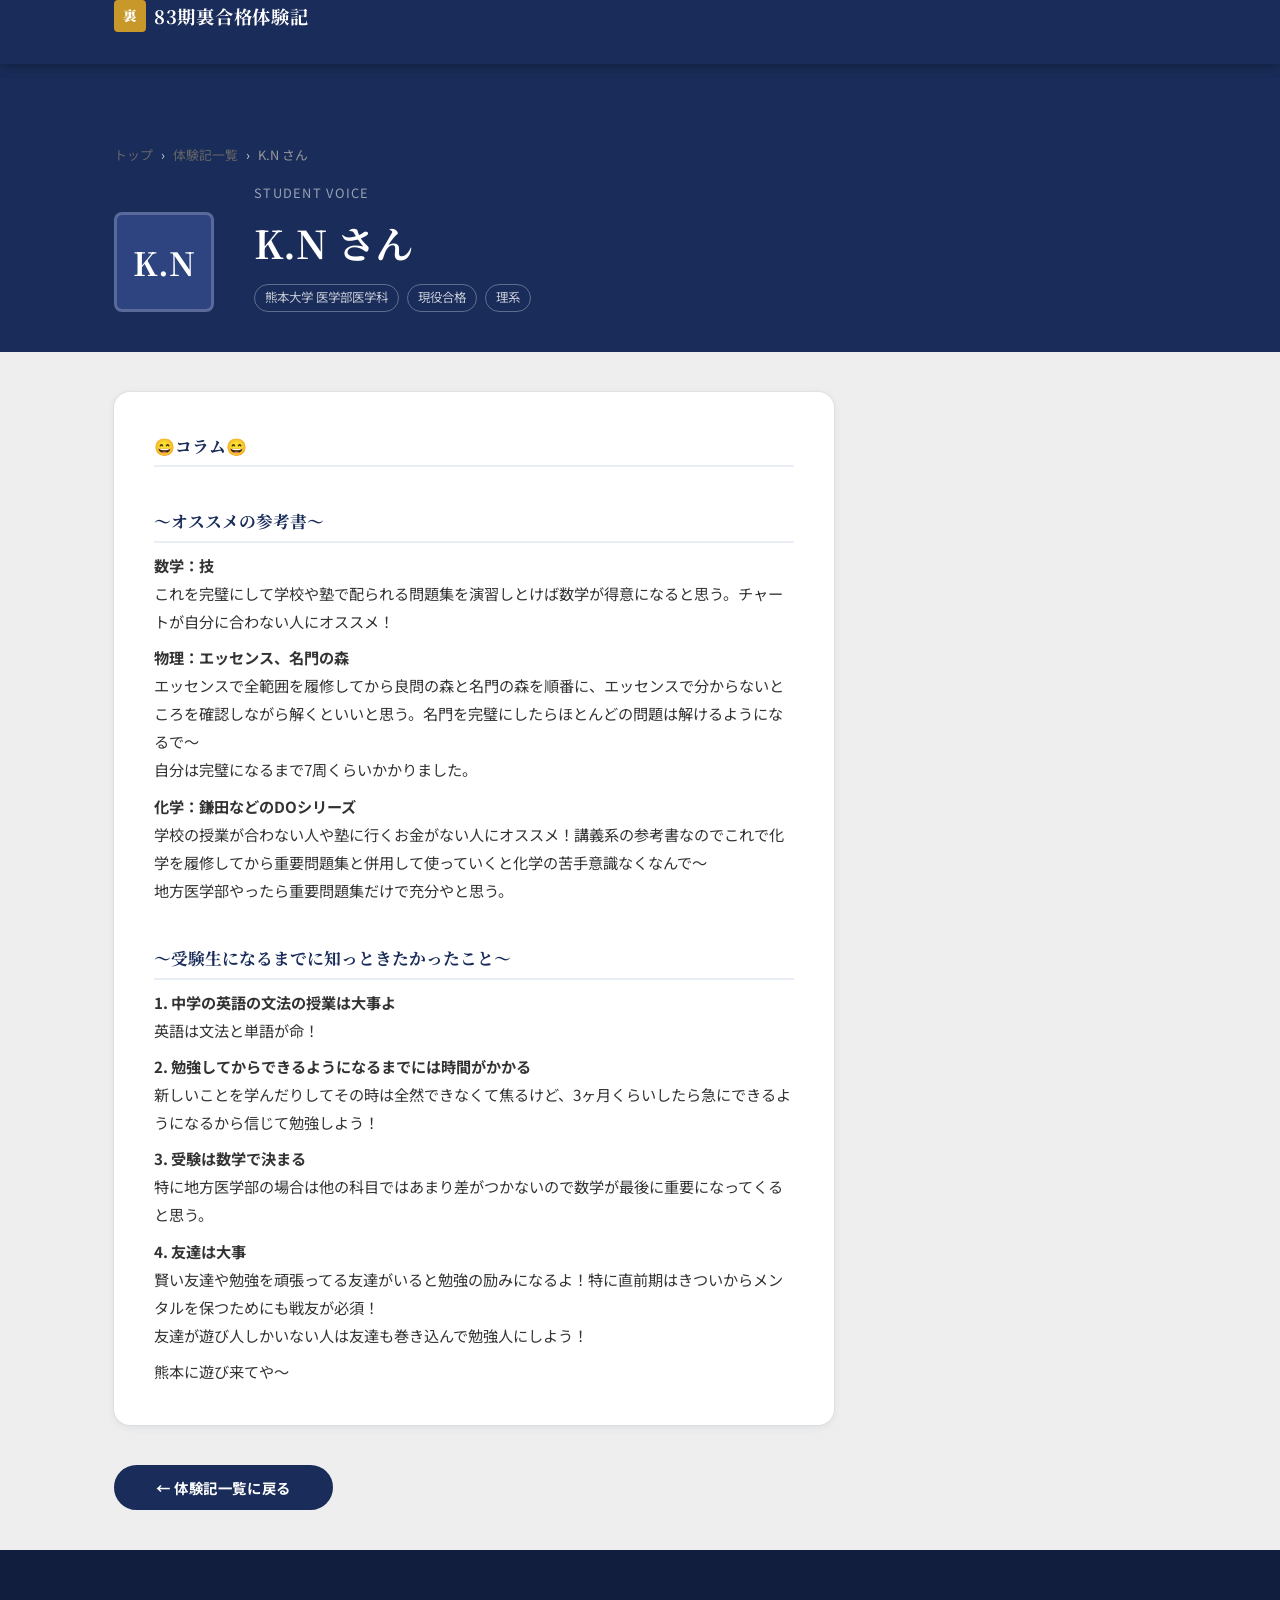
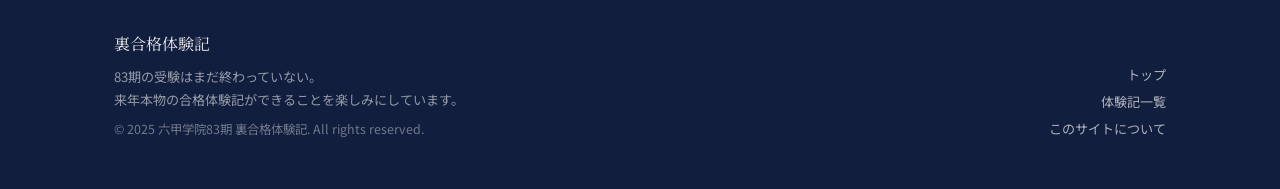
<file: taikenki/k.n/index.html>
<!DOCTYPE html>
<html lang="ja" data-root="../../">
<head>
  <meta charset="UTF-8">
  <meta name="viewport" content="width=device-width, initial-scale=1.0">
  <meta name="description" content="K.N さんの合格体験記 - 熊本大学 医学部医学科。">
  <title>K.N さんの体験記 | 合格体験記</title>
  <link rel="preconnect" href="https://fonts.googleapis.com">
  <link rel="preconnect" href="https://fonts.gstatic.com" crossorigin>
  <link href="https://fonts.googleapis.com/css2?family=Noto+Sans+JP:wght@400;500;700&family=Noto+Serif+JP:wght@400;700&display=swap" rel="stylesheet">
  <link rel="stylesheet" href="../../styles/global.css">
  <style>
    .taikenki-body {
      background: var(--color-bg-white);
      border-radius: var(--radius-lg);
      box-shadow: var(--shadow-card);
      padding: var(--space-xl);
      margin: var(--space-xl) 0;
      max-width: 720px;
    }
    .taikenki-body h2 {
      font-family: var(--font-serif);
      font-size: 1.05rem;
      font-weight: 700;
      color: var(--color-navy);
      margin: var(--space-xl) 0 var(--space-sm);
      padding-bottom: var(--space-xs);
      border-bottom: 2px solid var(--color-navy-pale);
    }
    .taikenki-body h2:first-child {
      margin-top: 0;
    }
    .taikenki-body p {
      font-size: 0.95rem;
      line-height: 1.85;
      color: var(--color-text);
      margin-bottom: var(--space-sm);
    }
    .taikenki-body p:last-child {
      margin-bottom: 0;
    }
  </style>
</head>
<body>

  <div id="site-header"></div>

  <main>

    <section class="profile-hero" aria-label="プロフィール">
      <div class="container">
        <nav class="breadcrumb" aria-label="パンくずリスト">
          <span class="breadcrumb__item"><a href="../../" class="breadcrumb__link">トップ</a></span>
          <span class="breadcrumb__sep" aria-hidden="true">›</span>
          <span class="breadcrumb__item"><a href="../../#taikenki" class="breadcrumb__link">体験記一覧</a></span>
          <span class="breadcrumb__sep" aria-hidden="true">›</span>
          <span class="breadcrumb__item">K.N さん</span>
        </nav>
        <div class="profile-hero__inner">
          <div class="profile-hero__avatar" aria-hidden="true">K.N</div>
          <div class="profile-hero__body">
            <p style="font-size:0.8rem; color:rgba(255,255,255,0.55); margin-bottom:var(--space-xs); letter-spacing:0.1em;">STUDENT VOICE</p>
            <h1 class="profile-hero__name">K.N さん</h1>
            <div class="profile-hero__tags">
              <span class="profile-hero__tag">熊本大学 医学部医学科</span>
              <span class="profile-hero__tag">現役合格</span>
              <span class="profile-hero__tag">理系</span>
            </div>
          </div>
        </div>
      </div>
    </section>

    <div class="container">

      <div class="taikenki-body">

        <h2>😄コラム😄</h2>

        <h2>〜オススメの参考書〜</h2>

        <p><strong>数学：技</strong><br>
        これを完璧にして学校や塾で配られる問題集を演習しとけば数学が得意になると思う。チャートが自分に合わない人にオススメ！</p>

        <p><strong>物理：エッセンス、名門の森</strong><br>
        エッセンスで全範囲を履修してから良問の森と名門の森を順番に、エッセンスで分からないところを確認しながら解くといいと思う。名門を完璧にしたらほとんどの問題は解けるようになるで〜<br>
        自分は完璧になるまで7周くらいかかりました。</p>

        <p><strong>化学：鎌田などのDOシリーズ</strong><br>
        学校の授業が合わない人や塾に行くお金がない人にオススメ！講義系の参考書なのでこれで化学を履修してから重要問題集と併用して使っていくと化学の苦手意識なくなんで〜<br>
        地方医学部やったら重要問題集だけで充分やと思う。</p>

        <h2>〜受験生になるまでに知っときたかったこと〜</h2>

        <p><strong>1. 中学の英語の文法の授業は大事よ</strong><br>
        英語は文法と単語が命！</p>

        <p><strong>2. 勉強してからできるようになるまでには時間がかかる</strong><br>
        新しいことを学んだりしてその時は全然できなくて焦るけど、3ヶ月くらいしたら急にできるようになるから信じて勉強しよう！</p>

        <p><strong>3. 受験は数学で決まる</strong><br>
        特に地方医学部の場合は他の科目ではあまり差がつかないので数学が最後に重要になってくると思う。</p>

        <p><strong>4. 友達は大事</strong><br>
        賢い友達や勉強を頑張ってる友達がいると勉強の励みになるよ！特に直前期はきついからメンタルを保つためにも戦友が必須！<br>
        友達が遊び人しかいない人は友達も巻き込んで勉強人にしよう！</p>

        <p>熊本に遊び来てや〜</p>

      </div>

      <a href="../../#taikenki" class="btn btn--navy" style="margin-bottom:var(--space-xl); display:inline-flex;">
        ← 体験記一覧に戻る
      </a>

    </div>

  </main>

  <div id="site-footer"></div>

  <script type="module" src="../../components/loader.js"></script>

  <script type="module" src="../../components/seo.js"></script>
</body>
</html>
</file>
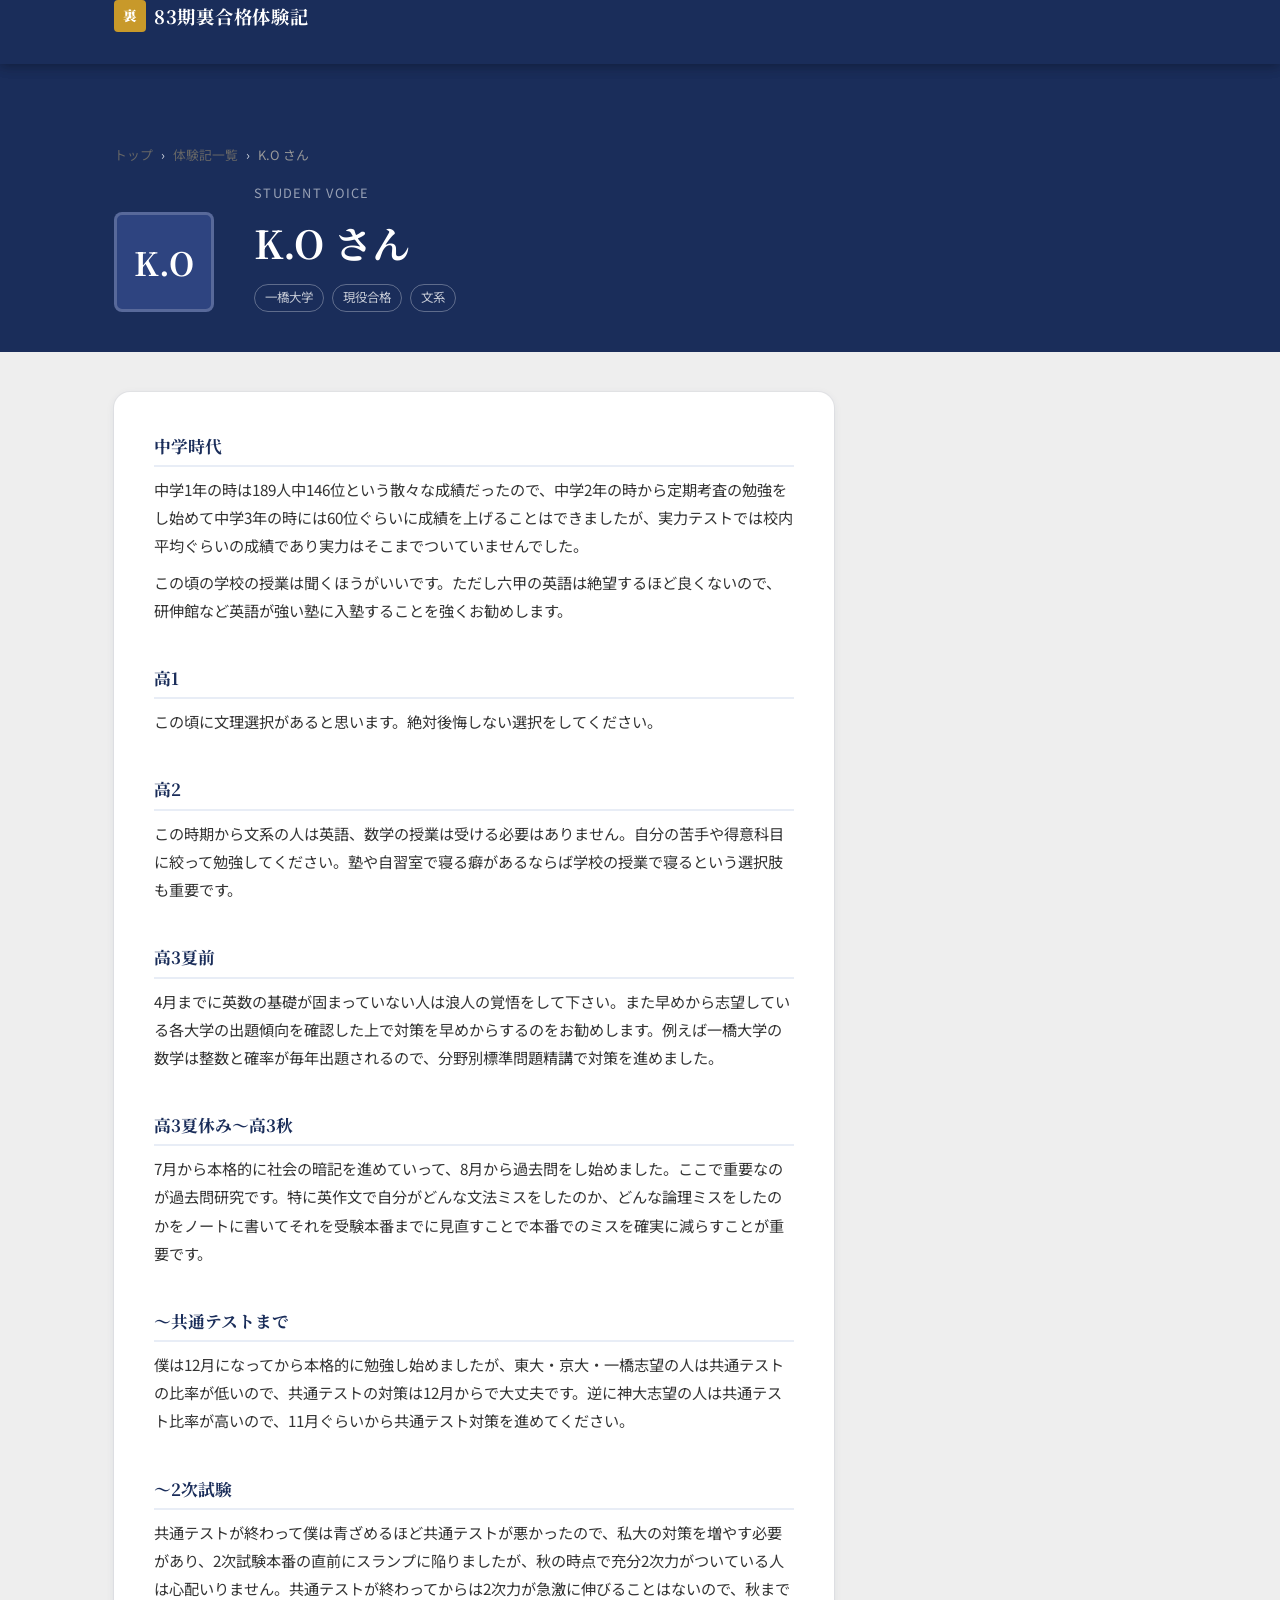
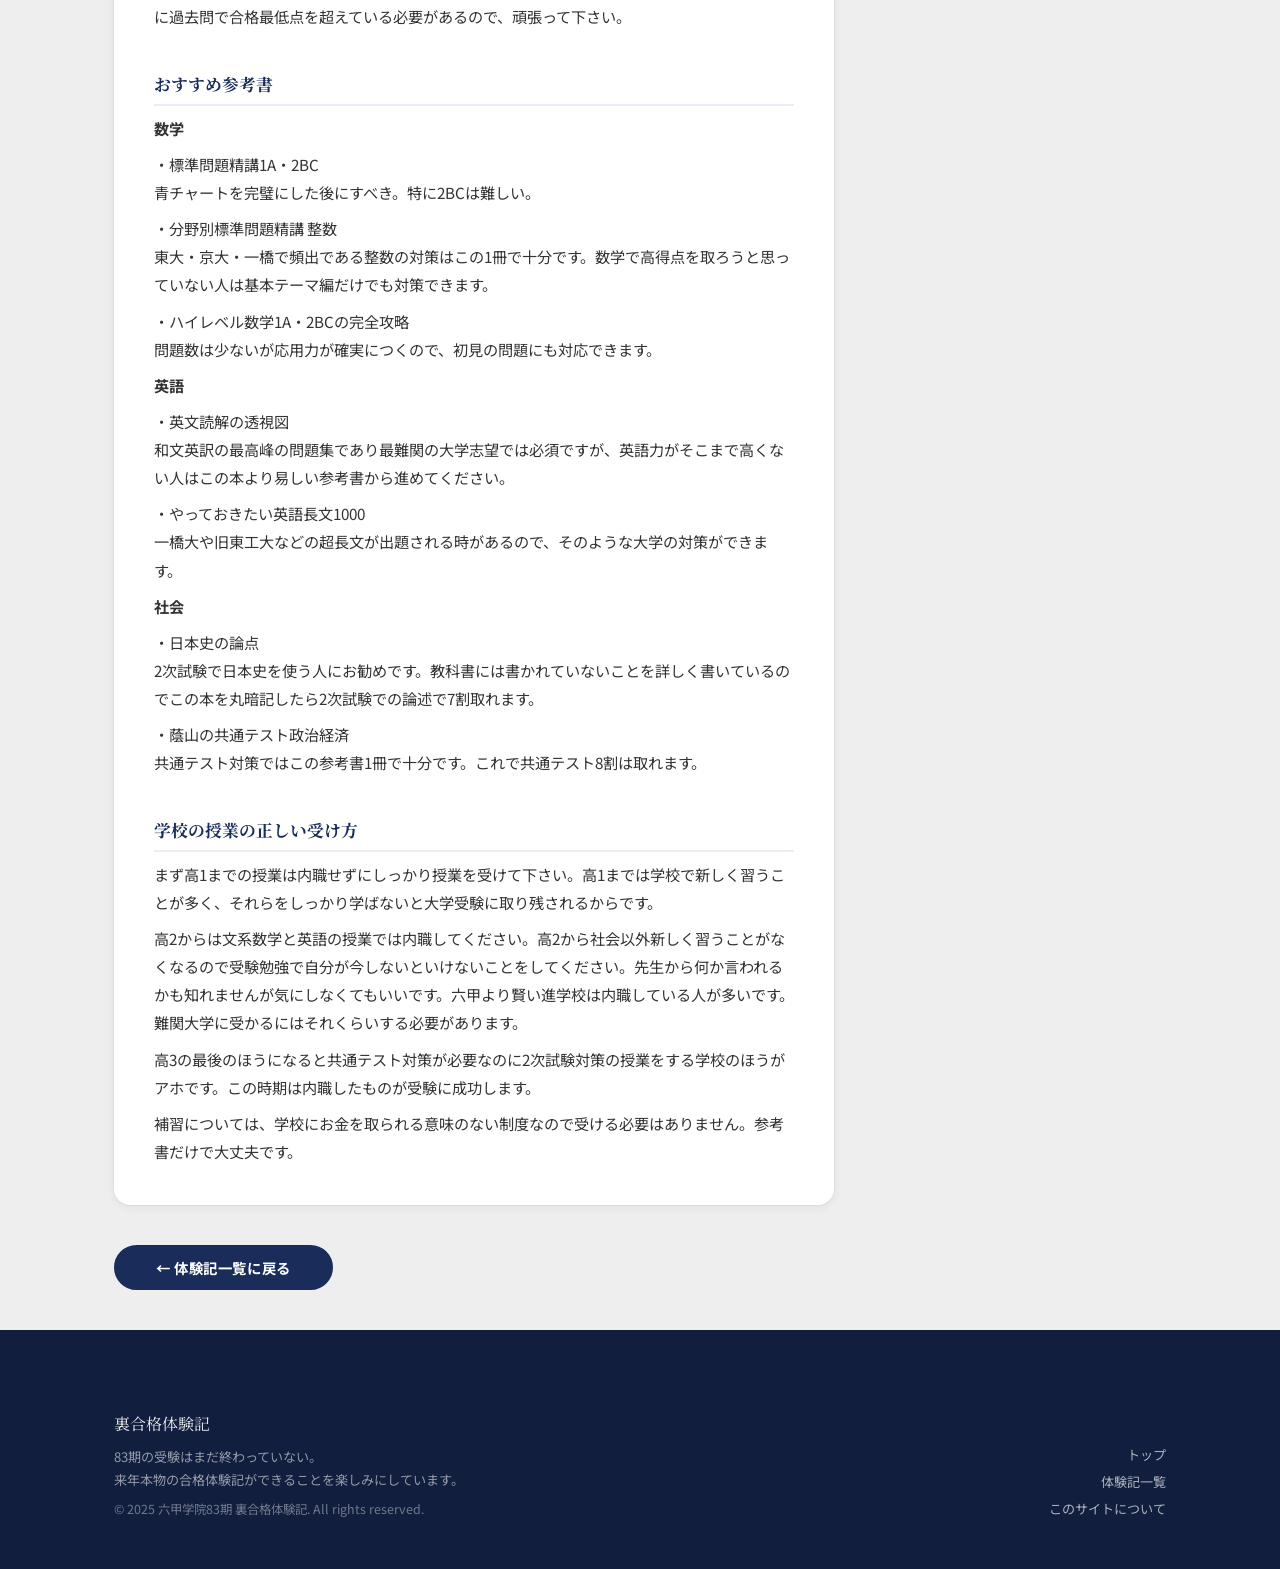
<file: taikenki/k.o/index.html>
<!DOCTYPE html>
<html lang="ja" data-root="../../">
<head>
  <meta charset="UTF-8">
  <meta name="viewport" content="width=device-width, initial-scale=1.0">
  <meta name="description" content="K.O さんの合格体験記 - 一橋大学。">
  <title>K.O さんの体験記 | 合格体験記</title>
  <link rel="preconnect" href="https://fonts.googleapis.com">
  <link rel="preconnect" href="https://fonts.gstatic.com" crossorigin>
  <link href="https://fonts.googleapis.com/css2?family=Noto+Sans+JP:wght@400;500;700&family=Noto+Serif+JP:wght@400;700&display=swap" rel="stylesheet">
  <link rel="stylesheet" href="../../styles/global.css">
  <style>
    .taikenki-body {
      background: var(--color-bg-white);
      border-radius: var(--radius-lg);
      box-shadow: var(--shadow-card);
      padding: var(--space-xl);
      margin: var(--space-xl) 0;
      max-width: 720px;
    }
    .taikenki-body h2 {
      font-family: var(--font-serif);
      font-size: 1.05rem;
      font-weight: 700;
      color: var(--color-navy);
      margin: var(--space-xl) 0 var(--space-sm);
      padding-bottom: var(--space-xs);
      border-bottom: 2px solid var(--color-navy-pale);
    }
    .taikenki-body h2:first-child {
      margin-top: 0;
    }
    .taikenki-body p {
      font-size: 0.95rem;
      line-height: 1.85;
      color: var(--color-text);
      margin-bottom: var(--space-sm);
    }
    .taikenki-body p:last-child {
      margin-bottom: 0;
    }
  </style>
</head>
<body>

  <div id="site-header"></div>

  <main>

    <section class="profile-hero" aria-label="プロフィール">
      <div class="container">
        <nav class="breadcrumb" aria-label="パンくずリスト">
          <span class="breadcrumb__item"><a href="../../" class="breadcrumb__link">トップ</a></span>
          <span class="breadcrumb__sep" aria-hidden="true">›</span>
          <span class="breadcrumb__item"><a href="../../#taikenki" class="breadcrumb__link">体験記一覧</a></span>
          <span class="breadcrumb__sep" aria-hidden="true">›</span>
          <span class="breadcrumb__item">K.O さん</span>
        </nav>
        <div class="profile-hero__inner">
          <div class="profile-hero__avatar" aria-hidden="true">K.O</div>
          <div class="profile-hero__body">
            <p style="font-size:0.8rem; color:rgba(255,255,255,0.55); margin-bottom:var(--space-xs); letter-spacing:0.1em;">STUDENT VOICE</p>
            <h1 class="profile-hero__name">K.O さん</h1>
            <div class="profile-hero__tags">
              <span class="profile-hero__tag">一橋大学</span>
              <span class="profile-hero__tag">現役合格</span>
              <span class="profile-hero__tag">文系</span>
            </div>
          </div>
        </div>
      </div>
    </section>

    <div class="container">
      <div class="taikenki-body">

        <h2>中学時代</h2>

        <p>中学1年の時は189人中146位という散々な成績だったので、中学2年の時から定期考査の勉強をし始めて中学3年の時には60位ぐらいに成績を上げることはできましたが、実力テストでは校内平均ぐらいの成績であり実力はそこまでついていませんでした。</p>
        <p>この頃の学校の授業は聞くほうがいいです。ただし六甲の英語は絶望するほど良くないので、研伸館など英語が強い塾に入塾することを強くお勧めします。</p>

        <h2>高1</h2>

        <p>この頃に文理選択があると思います。絶対後悔しない選択をしてください。</p>

        <h2>高2</h2>

        <p>この時期から文系の人は英語、数学の授業は受ける必要はありません。自分の苦手や得意科目に絞って勉強してください。塾や自習室で寝る癖があるならば学校の授業で寝るという選択肢も重要です。</p>

        <h2>高3夏前</h2>

        <p>4月までに英数の基礎が固まっていない人は浪人の覚悟をして下さい。また早めから志望している各大学の出題傾向を確認した上で対策を早めからするのをお勧めします。例えば一橋大学の数学は整数と確率が毎年出題されるので、分野別標準問題精講で対策を進めました。</p>

        <h2>高3夏休み〜高3秋</h2>

        <p>7月から本格的に社会の暗記を進めていって、8月から過去問をし始めました。ここで重要なのが過去問研究です。特に英作文で自分がどんな文法ミスをしたのか、どんな論理ミスをしたのかをノートに書いてそれを受験本番までに見直すことで本番でのミスを確実に減らすことが重要です。</p>

        <h2>〜共通テストまで</h2>

        <p>僕は12月になってから本格的に勉強し始めましたが、東大・京大・一橋志望の人は共通テストの比率が低いので、共通テストの対策は12月からで大丈夫です。逆に神大志望の人は共通テスト比率が高いので、11月ぐらいから共通テスト対策を進めてください。</p>

        <h2>〜2次試験</h2>

        <p>共通テストが終わって僕は青ざめるほど共通テストが悪かったので、私大の対策を増やす必要があり、2次試験本番の直前にスランプに陥りましたが、秋の時点で充分2次力がついている人は心配いりません。共通テストが終わってからは2次力が急激に伸びることはないので、秋までに過去問で合格最低点を超えている必要があるので、頑張って下さい。</p>

        <h2>おすすめ参考書</h2>

        <p><strong>数学</strong></p>

        <p>・標準問題精講1A・2BC<br>
        青チャートを完璧にした後にすべき。特に2BCは難しい。</p>

        <p>・分野別標準問題精講 整数<br>
        東大・京大・一橋で頻出である整数の対策はこの1冊で十分です。数学で高得点を取ろうと思っていない人は基本テーマ編だけでも対策できます。</p>

        <p>・ハイレベル数学1A・2BCの完全攻略<br>
        問題数は少ないが応用力が確実につくので、初見の問題にも対応できます。</p>

        <p><strong>英語</strong></p>

        <p>・英文読解の透視図<br>
        和文英訳の最高峰の問題集であり最難関の大学志望では必須ですが、英語力がそこまで高くない人はこの本より易しい参考書から進めてください。</p>

        <p>・やっておきたい英語長文1000<br>
        一橋大や旧東工大などの超長文が出題される時があるので、そのような大学の対策ができます。</p>

        <p><strong>社会</strong></p>

        <p>・日本史の論点<br>
        2次試験で日本史を使う人にお勧めです。教科書には書かれていないことを詳しく書いているのでこの本を丸暗記したら2次試験での論述で7割取れます。</p>

        <p>・蔭山の共通テスト政治経済<br>
        共通テスト対策ではこの参考書1冊で十分です。これで共通テスト8割は取れます。</p>

        <h2>学校の授業の正しい受け方</h2>

        <p>まず高1までの授業は内職せずにしっかり授業を受けて下さい。高1までは学校で新しく習うことが多く、それらをしっかり学ばないと大学受験に取り残されるからです。</p>
        <p>高2からは文系数学と英語の授業では内職してください。高2から社会以外新しく習うことがなくなるので受験勉強で自分が今しないといけないことをしてください。先生から何か言われるかも知れませんが気にしなくてもいいです。六甲より賢い進学校は内職している人が多いです。難関大学に受かるにはそれくらいする必要があります。</p>
        <p>高3の最後のほうになると共通テスト対策が必要なのに2次試験対策の授業をする学校のほうがアホです。この時期は内職したものが受験に成功します。</p>
        <p>補習については、学校にお金を取られる意味のない制度なので受ける必要はありません。参考書だけで大丈夫です。</p>

      </div>

      <a href="../../#taikenki" class="btn btn--navy" style="margin-bottom:var(--space-xl); display:inline-flex;">
        ← 体験記一覧に戻る
      </a>
    </div>

  </main>

  <div id="site-footer"></div>

  <script type="module" src="../../components/loader.js"></script>

</body>
</html>
</file>
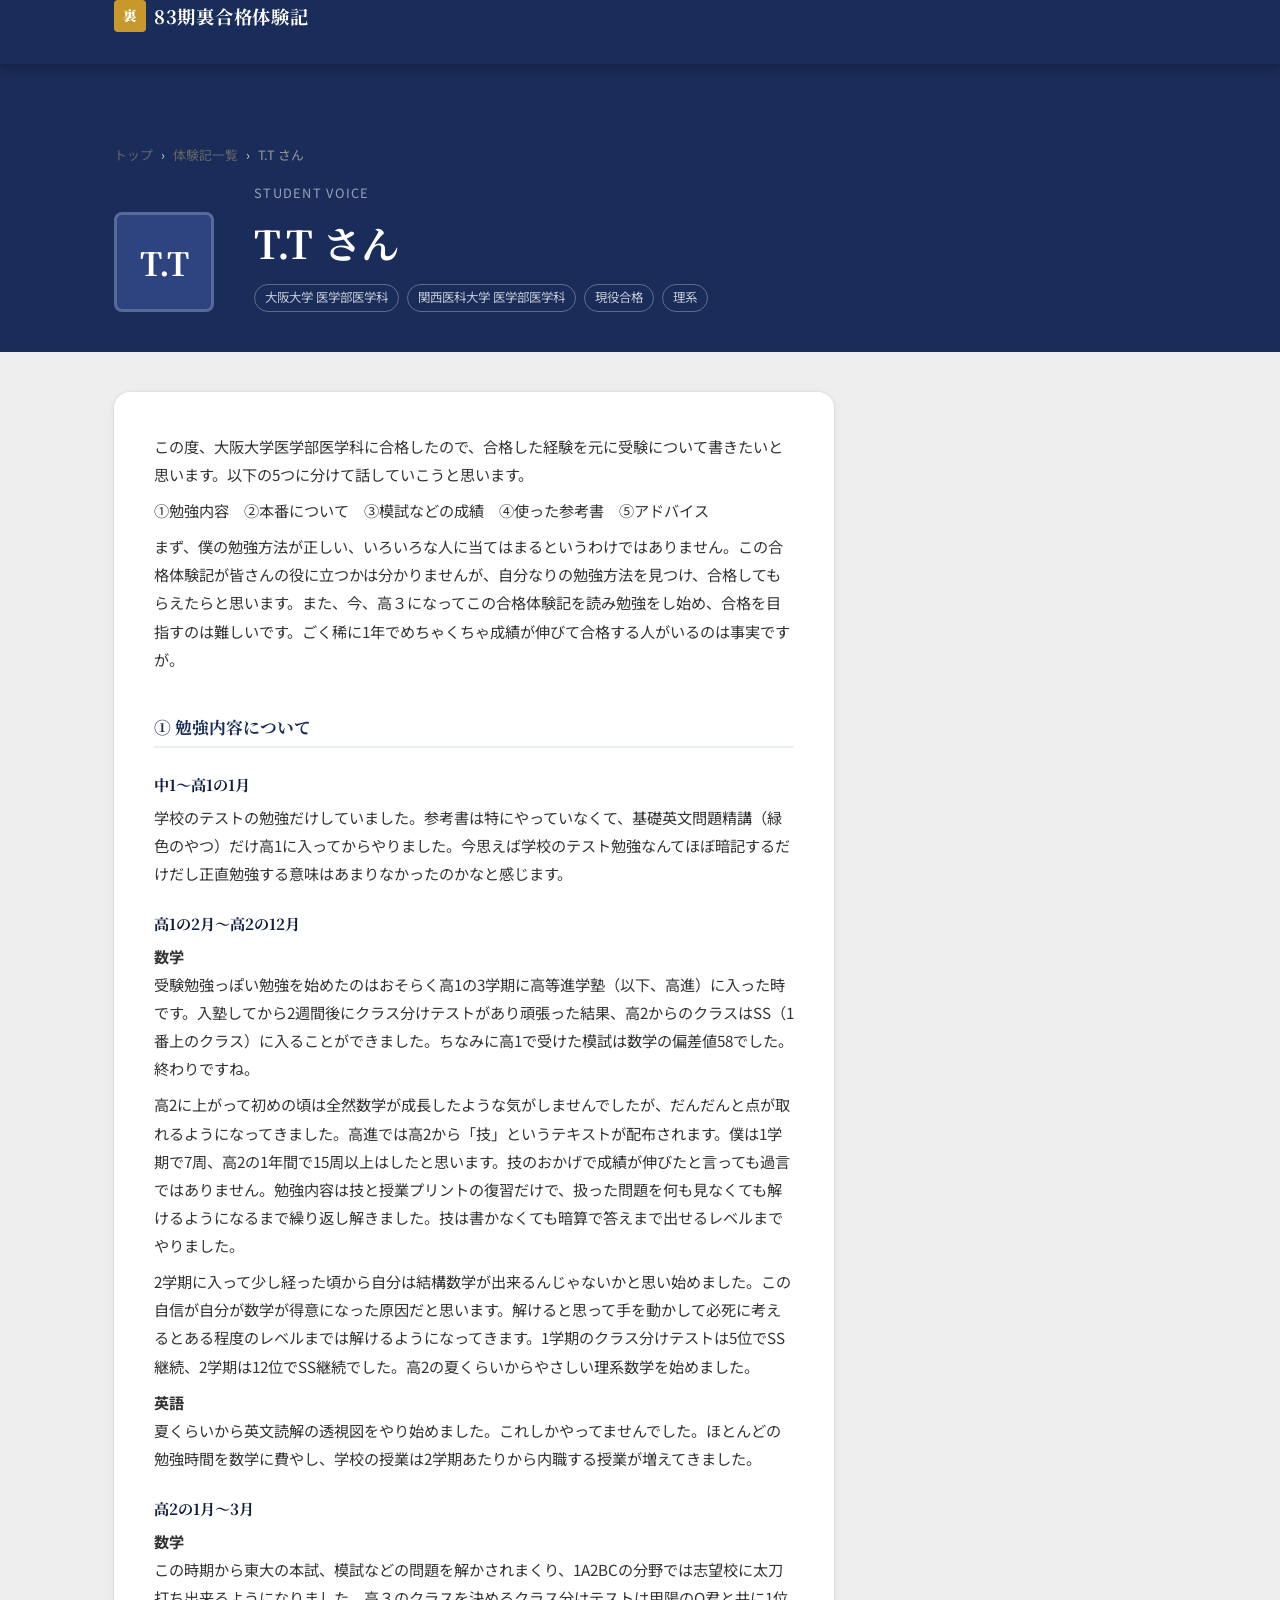
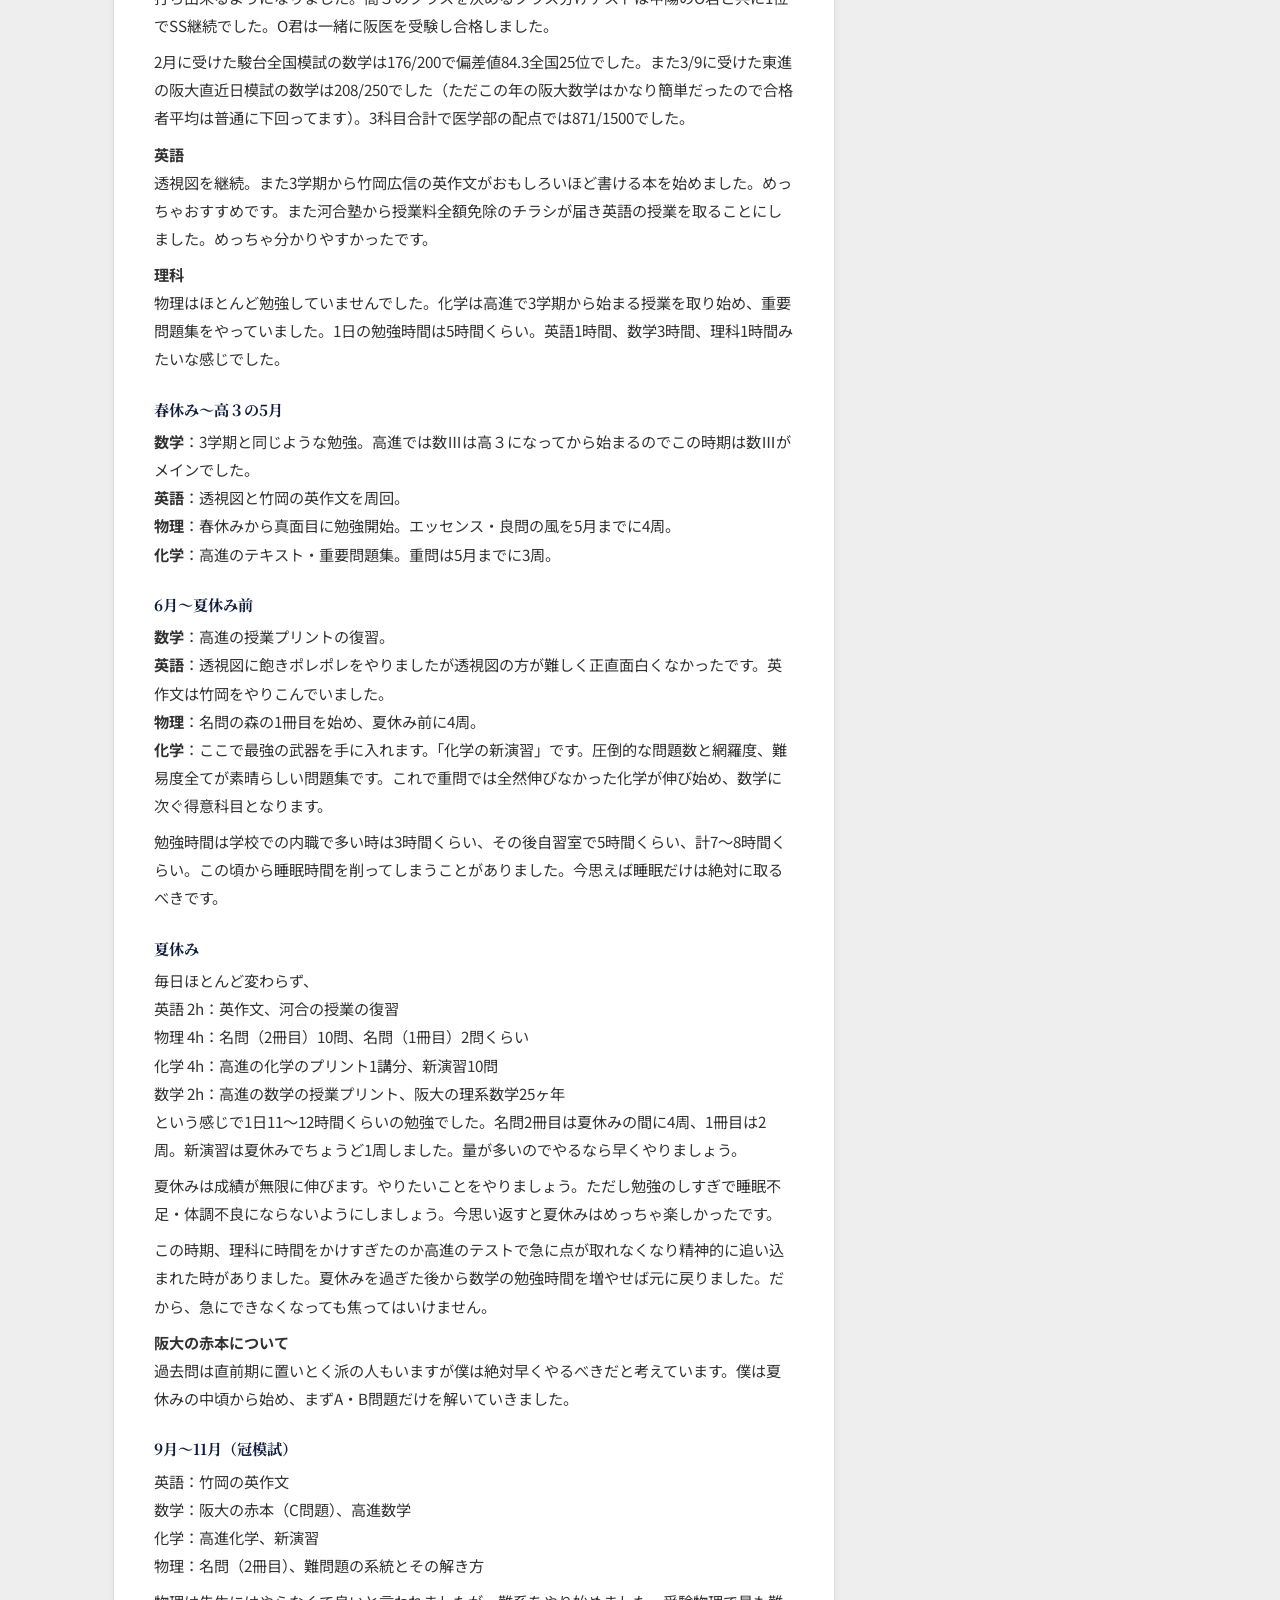
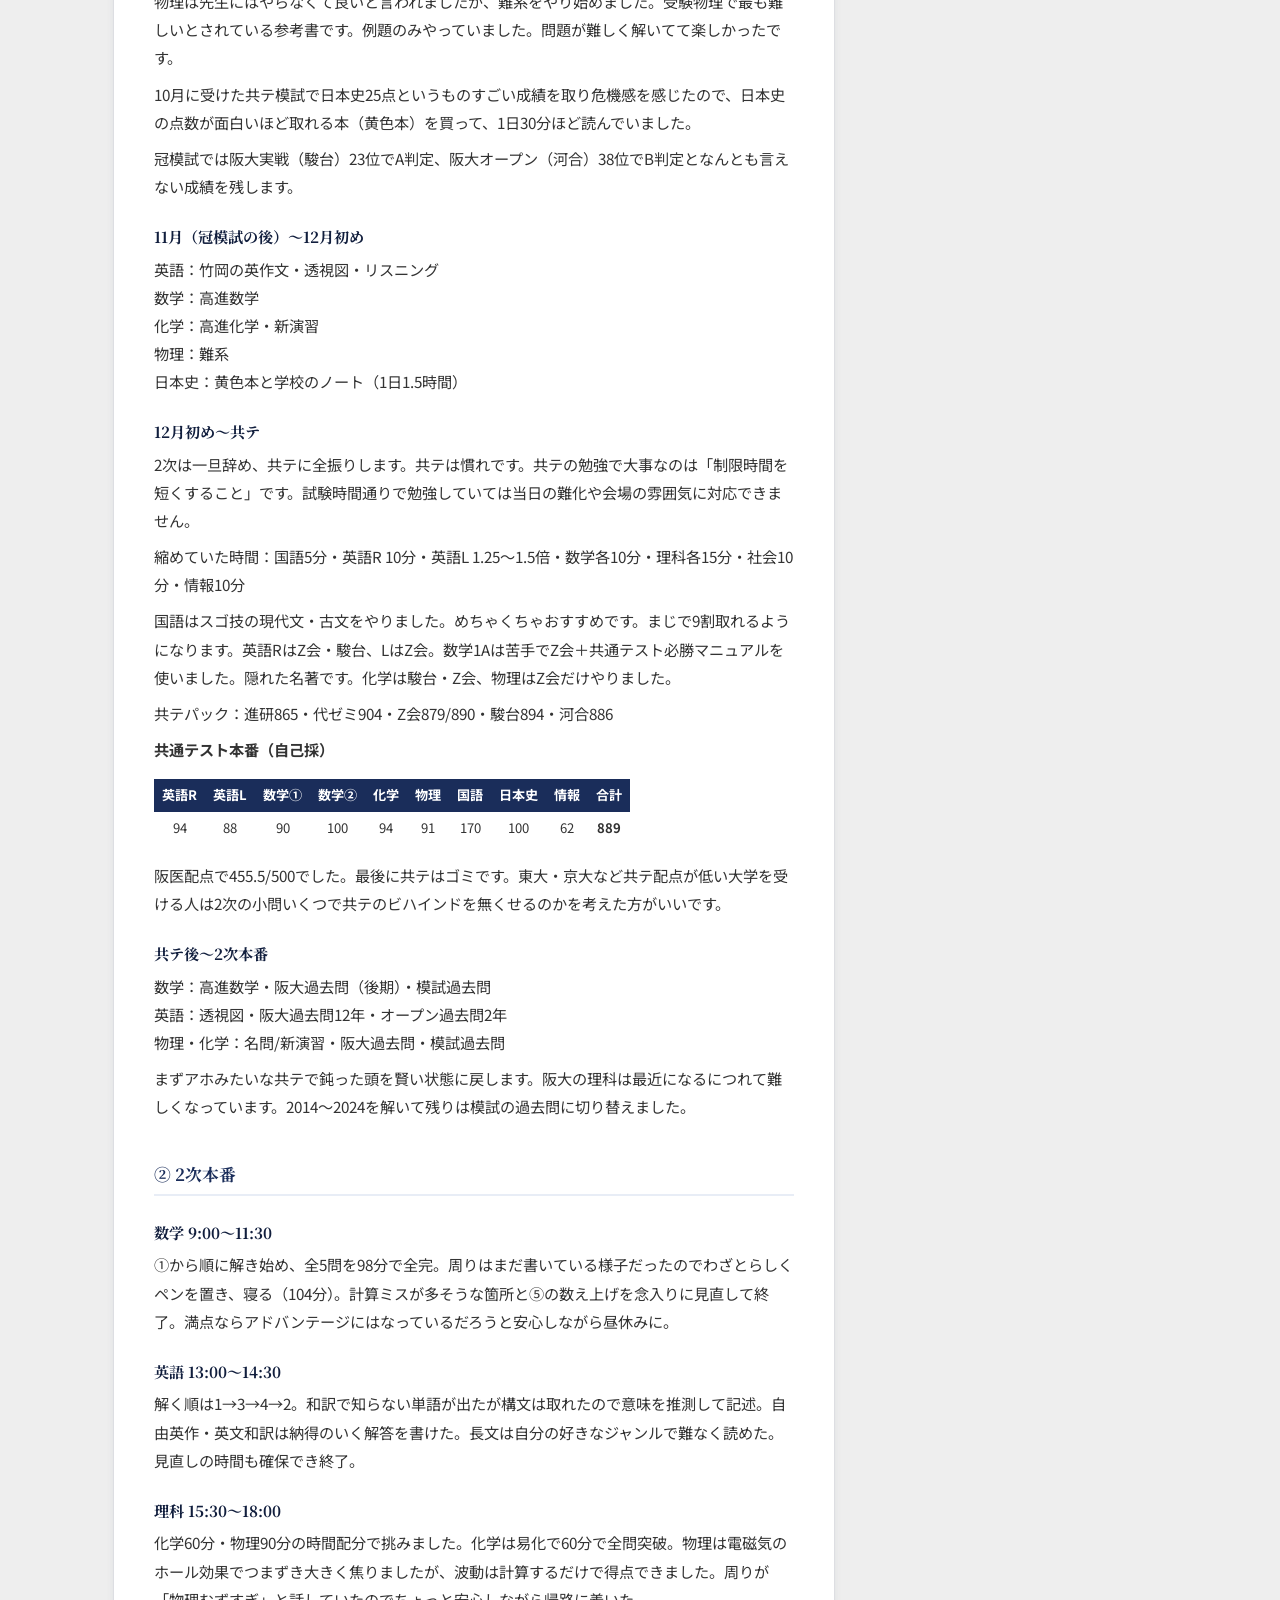
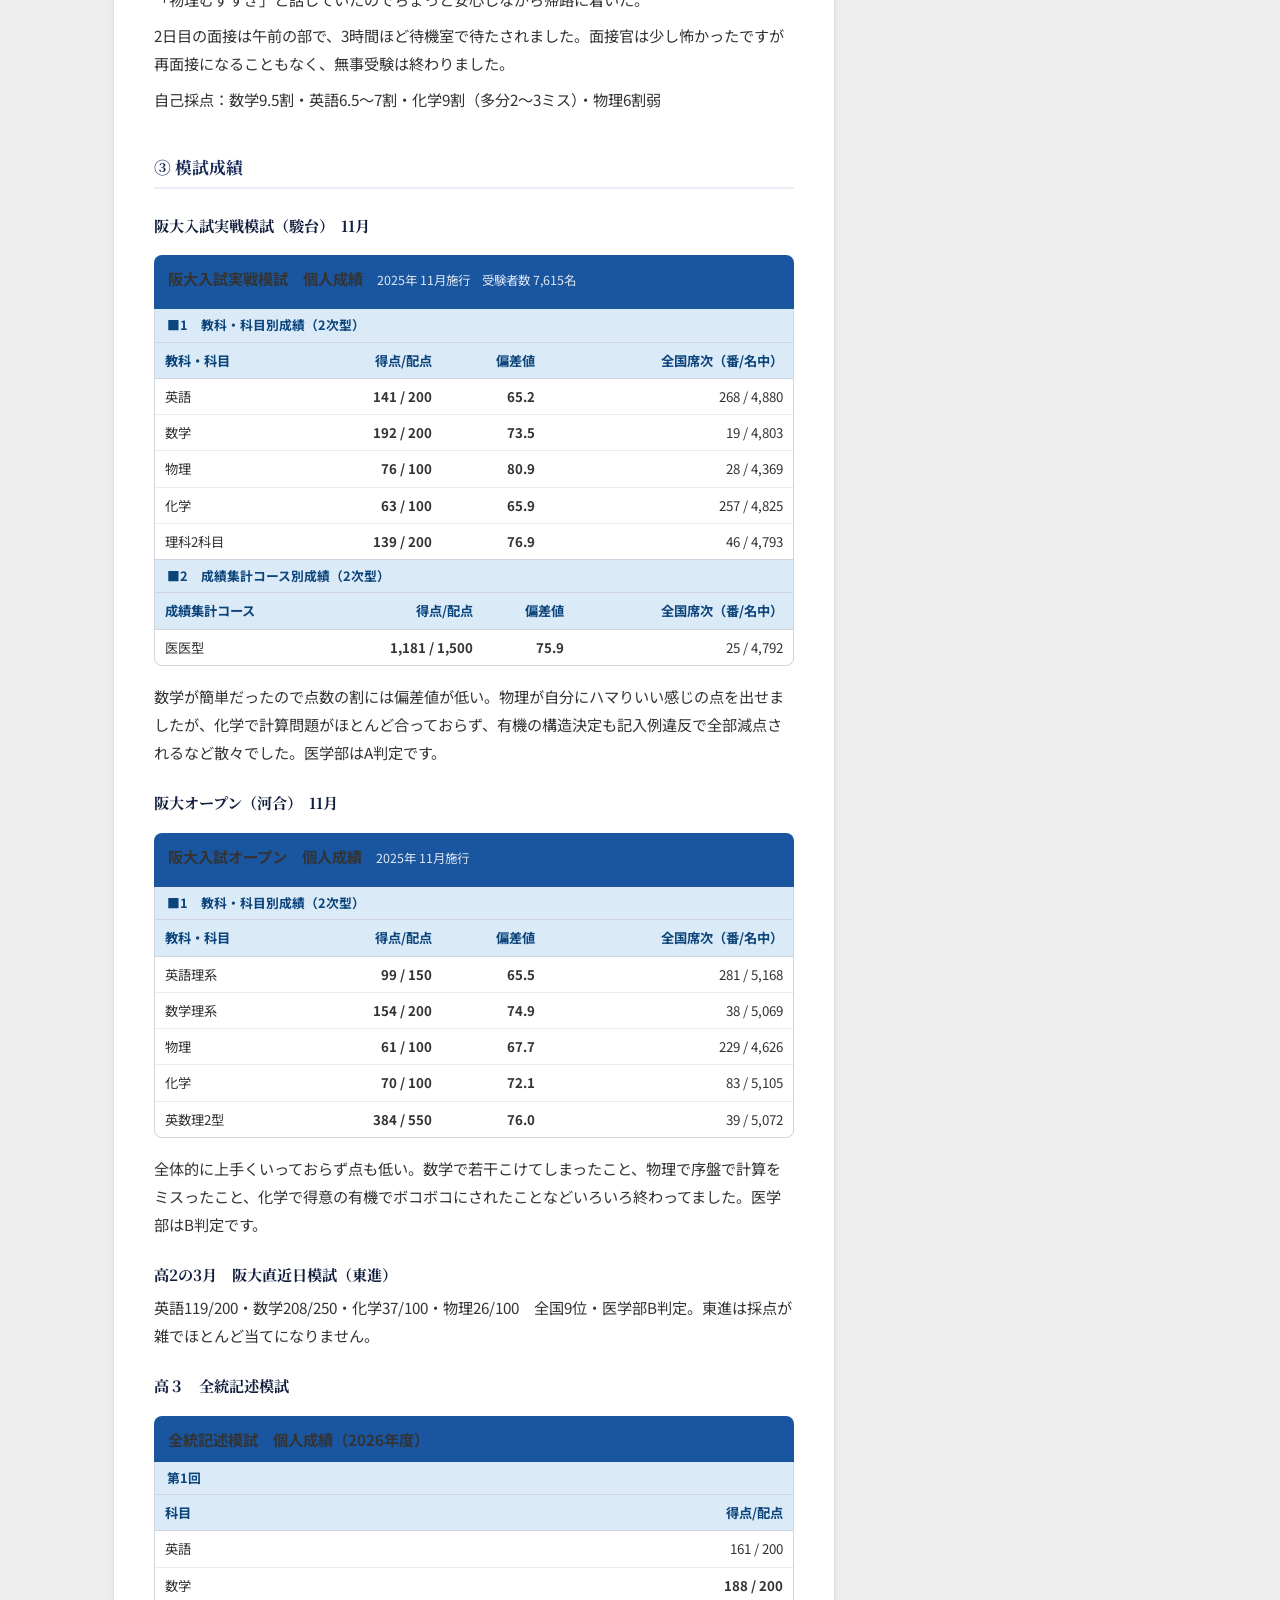
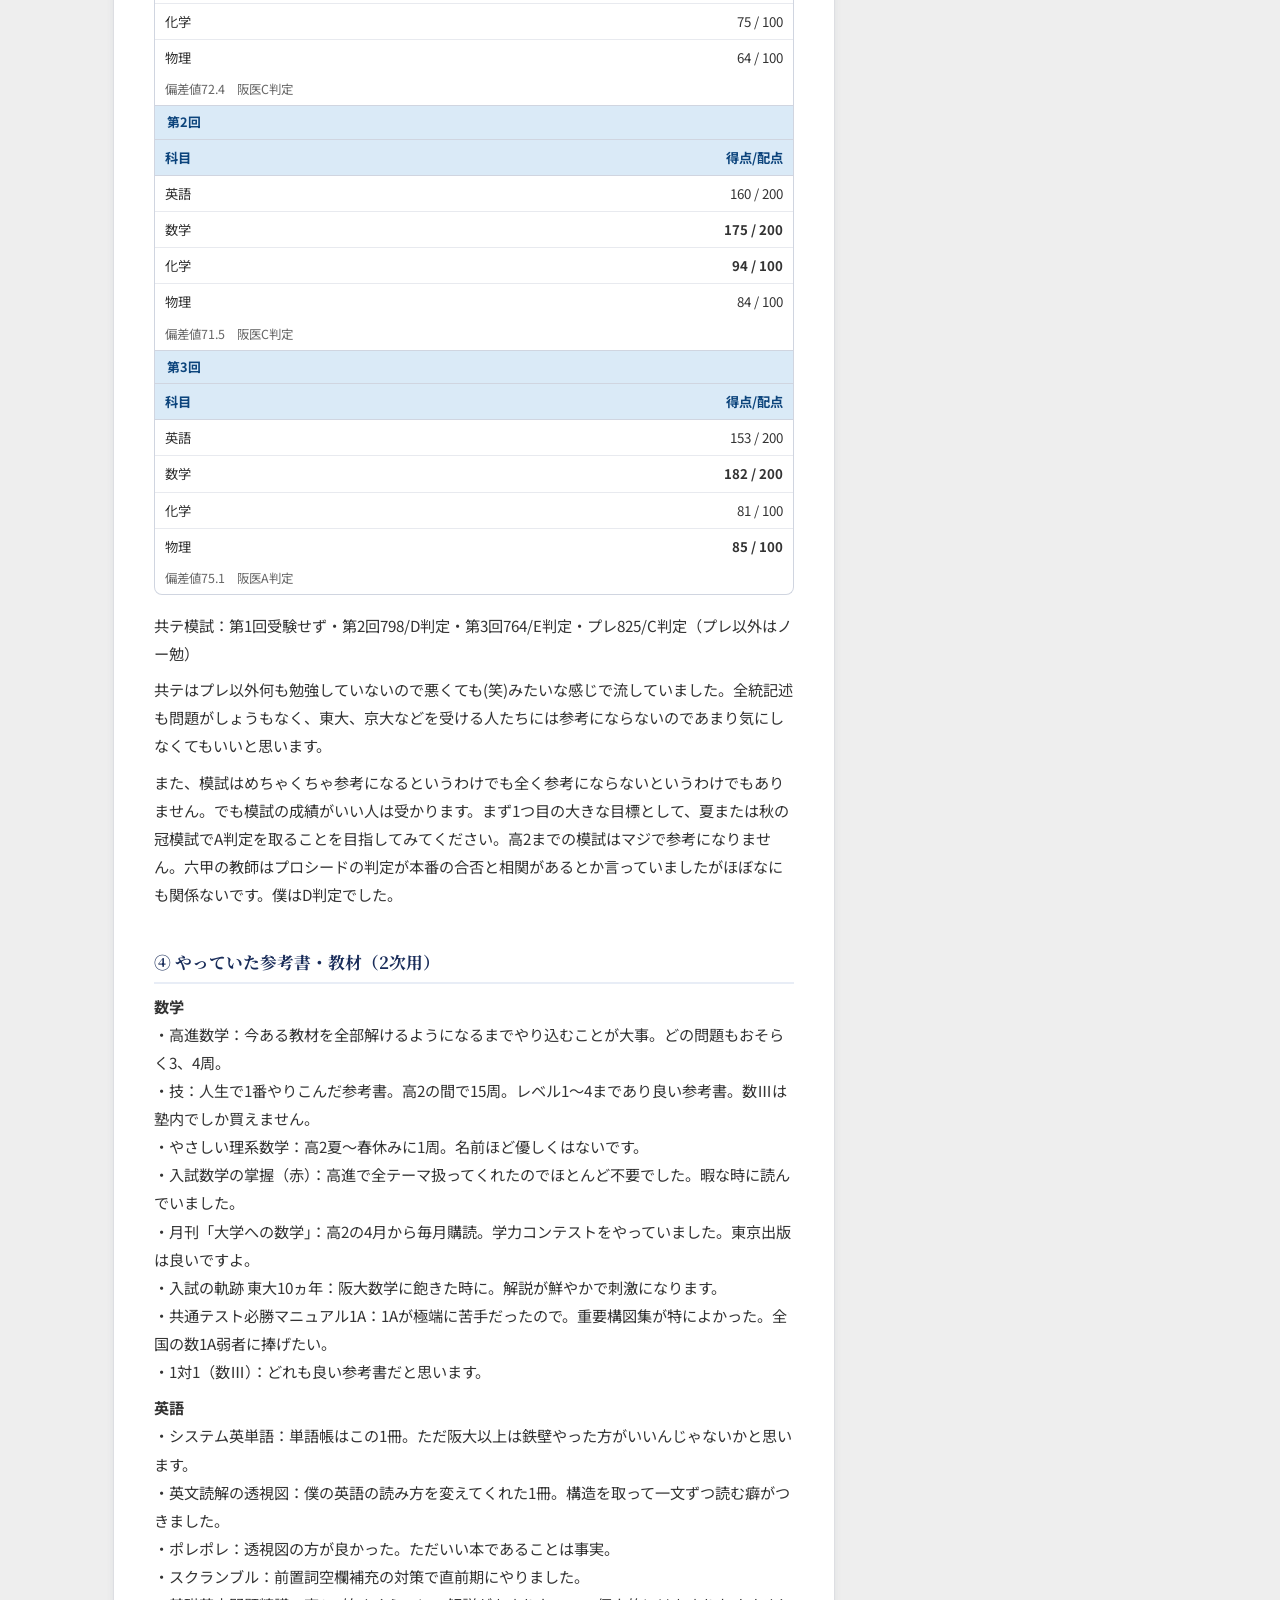
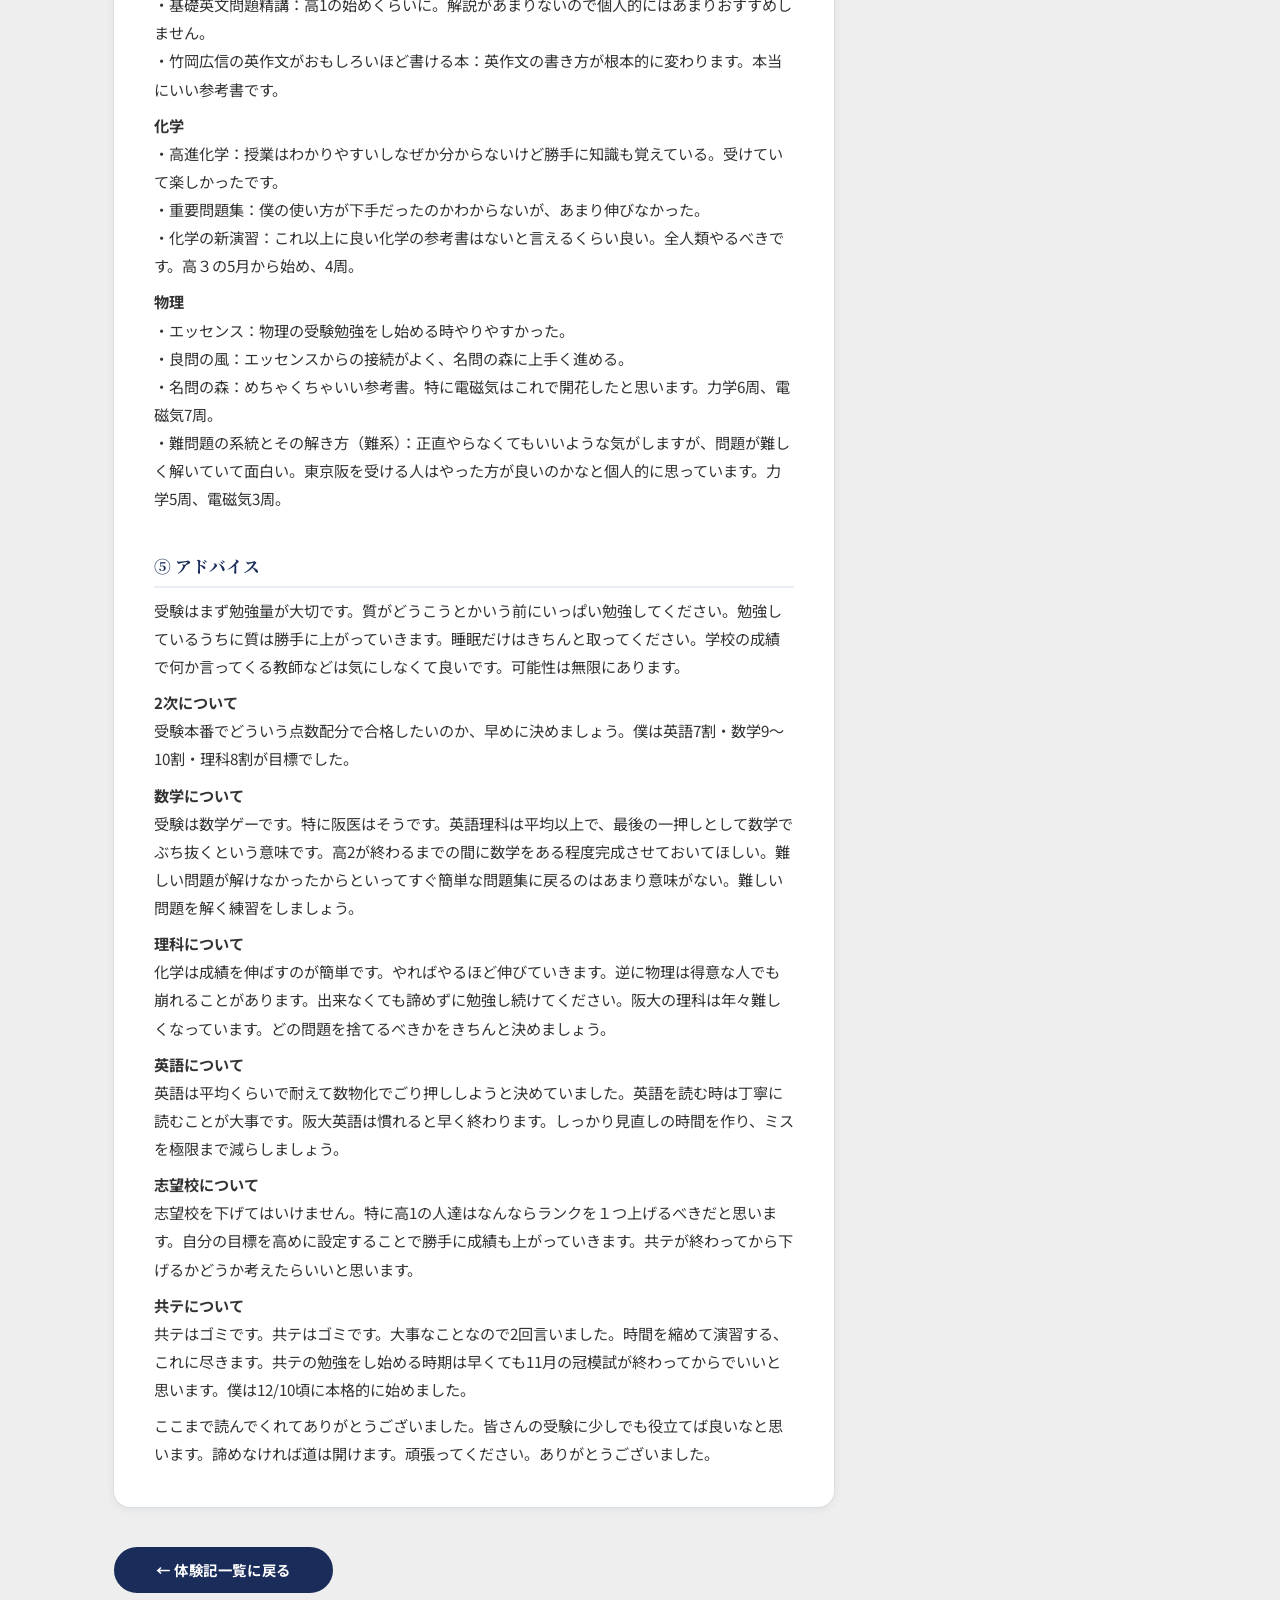
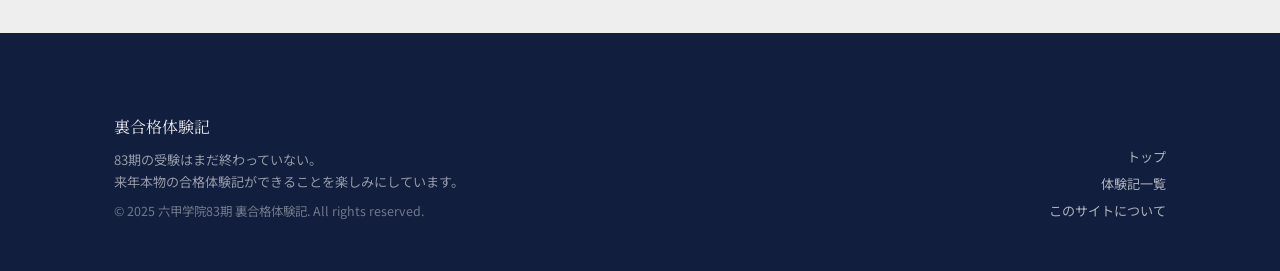
<file: taikenki/t.t1/index.html>
<!DOCTYPE html>
<html lang="ja" data-root="../../">
<head>
  <meta charset="UTF-8">
  <meta name="viewport" content="width=device-width, initial-scale=1.0">
  <meta name="description" content="T.T さんの合格体験記 - 大阪大学 医学部医学科。">
  <title>T.T さんの体験記 | 合格体験記</title>
  <link rel="preconnect" href="https://fonts.googleapis.com">
  <link rel="preconnect" href="https://fonts.gstatic.com" crossorigin>
  <link href="https://fonts.googleapis.com/css2?family=Noto+Sans+JP:wght@400;500;700&family=Noto+Serif+JP:wght@400;700&display=swap" rel="stylesheet">
  <link rel="stylesheet" href="../../styles/global.css">
  <style>
    .taikenki-body {
      background: var(--color-bg-white);
      border-radius: var(--radius-lg);
      box-shadow: var(--shadow-card);
      padding: var(--space-xl);
      margin: var(--space-xl) 0;
      max-width: 720px;
    }
    .taikenki-body h2 {
      font-family: var(--font-serif);
      font-size: 1.05rem;
      font-weight: 700;
      color: var(--color-navy);
      margin: var(--space-xl) 0 var(--space-sm);
      padding-bottom: var(--space-xs);
      border-bottom: 2px solid var(--color-navy-pale);
    }
    .taikenki-body h2:first-child { margin-top: 0; }
    .taikenki-body h3 {
      font-family: var(--font-serif);
      font-size: 0.95rem;
      font-weight: 700;
      color: var(--color-navy-dark);
      margin: var(--space-lg) 0 var(--space-xs);
    }
    .taikenki-body p {
      font-size: 0.95rem;
      line-height: 1.85;
      color: var(--color-text);
      margin-bottom: var(--space-sm);
    }
    .taikenki-body p:last-child { margin-bottom: 0; }

    /* 模試テーブル共通 */
    .modoshi-wrap { margin: var(--space-md) 0; font-size: 0.85rem; }
    .modoshi-header {
      background: #1a56a0;
      color: #fff;
      padding: 9px 14px;
      border-radius: var(--radius-md) var(--radius-md) 0 0;
      display: flex;
      align-items: baseline;
      gap: 14px;
      flex-wrap: wrap;
    }
    .modoshi-header__title { font-weight: 700; font-size: 0.95rem; margin: 0; }
    .modoshi-header span { font-size: 0.78rem; opacity: .85; }
    .modoshi-section { border: 1px solid var(--color-border); border-top: none; }
    .modoshi-section:last-child { border-radius: 0 0 var(--radius-md) var(--radius-md); }
    .modoshi-section-title {
      background: #daeaf7;
      color: #0c447c;
      font-weight: 700;
      font-size: 0.8rem;
      padding: 5px 12px;
      border-bottom: 1px solid var(--color-border);
    }
    table.score {
      width: 100%;
      border-collapse: collapse;
      font-size: 0.83rem;
    }
    table.score th {
      background: #daeaf7;
      color: #0c447c;
      font-weight: 700;
      padding: 6px 10px;
      text-align: left;
      border-bottom: 1px solid var(--color-border);
      white-space: nowrap;
    }
    table.score th.r, table.score td.r { text-align: right; }
    table.score td {
      padding: 6px 10px;
      border-bottom: 1px solid var(--color-border-light);
      color: var(--color-text);
      white-space: nowrap;
    }
    table.score tr:last-child td { border-bottom: none; }
    table.score td.b { font-weight: 700; }

    /* 全統記述テーブル */
    .score-table {
      width: 100%;
      border-collapse: collapse;
      font-size: 0.85rem;
      margin: var(--space-md) 0;
    }
    .score-table th {
      background: var(--color-navy);
      color: #fff;
      padding: 6px 12px;
      text-align: left;
      font-weight: 700;
    }
    .score-table th.r, .score-table td.r { text-align: right; }
    .score-table td {
      padding: 6px 12px;
      border-bottom: 1px solid var(--color-border-light);
      color: var(--color-text);
    }
    .score-table tr:nth-child(even) td { background: var(--color-navy-pale); }
    .score-table tr:last-child td { border-bottom: none; }
    .score-table td.b { font-weight: 700; }

    /* 共テ */
    .kyo-table {
      width: 100%;
      border-collapse: collapse;
      font-size: 0.82rem;
      margin: var(--space-md) 0;
      display: block;
      overflow-x: auto;
    }
    .kyo-table th {
      background: var(--color-navy);
      color: #fff;
      padding: 5px 8px;
      font-weight: 700;
      white-space: nowrap;
      text-align: center;
    }
    .kyo-table td {
      padding: 5px 8px;
      border-bottom: 1px solid var(--color-border-light);
      text-align: center;
      white-space: nowrap;
    }
    .kyo-table tr:nth-child(even) td { background: var(--color-navy-pale); }
    .kyo-table tr:last-child td { border-bottom: none; }
    .kyo-table td.b { font-weight: 700; }
  </style>
</head>
<body>

  <div id="site-header"></div>

  <main>

    <section class="profile-hero" aria-label="プロフィール">
      <div class="container">
        <nav class="breadcrumb" aria-label="パンくずリスト">
          <span class="breadcrumb__item"><a href="../../" class="breadcrumb__link">トップ</a></span>
          <span class="breadcrumb__sep" aria-hidden="true">›</span>
          <span class="breadcrumb__item"><a href="../../#taikenki" class="breadcrumb__link">体験記一覧</a></span>
          <span class="breadcrumb__sep" aria-hidden="true">›</span>
          <span class="breadcrumb__item">T.T さん</span>
        </nav>
        <div class="profile-hero__inner">
          <div class="profile-hero__avatar" aria-hidden="true">T.T</div>
          <div class="profile-hero__body">
            <p style="font-size:0.8rem; color:rgba(255,255,255,0.55); margin-bottom:var(--space-xs); letter-spacing:0.1em;">STUDENT VOICE</p>
            <h1 class="profile-hero__name">T.T さん</h1>
            <div class="profile-hero__tags">
              <span class="profile-hero__tag">大阪大学 医学部医学科</span>
              <span class="profile-hero__tag">関西医科大学 医学部医学科</span>
              <span class="profile-hero__tag">現役合格</span>
              <span class="profile-hero__tag">理系</span>
            </div>
          </div>
        </div>
      </div>
    </section>

    <div class="container">
      <div class="taikenki-body">

        <p>この度、大阪大学医学部医学科に合格したので、合格した経験を元に受験について書きたいと思います。以下の5つに分けて話していこうと思います。</p>
        <p>①勉強内容　②本番について　③模試などの成績　④使った参考書　⑤アドバイス</p>
        <p>まず、僕の勉強方法が正しい、いろいろな人に当てはまるというわけではありません。この合格体験記が皆さんの役に立つかは分かりませんが、自分なりの勉強方法を見つけ、合格してもらえたらと思います。また、今、高３になってこの合格体験記を読み勉強をし始め、合格を目指すのは難しいです。ごく稀に1年でめちゃくちゃ成績が伸びて合格する人がいるのは事実ですが。</p>

        <h2>① 勉強内容について</h2>

        <h3>中1〜高1の1月</h3>
        <p>学校のテストの勉強だけしていました。参考書は特にやっていなくて、基礎英文問題精講（緑色のやつ）だけ高1に入ってからやりました。今思えば学校のテスト勉強なんてほぼ暗記するだけだし正直勉強する意味はあまりなかったのかなと感じます。</p>

        <h3>高1の2月〜高2の12月</h3>
        <p><strong>数学</strong><br>
        受験勉強っぽい勉強を始めたのはおそらく高1の3学期に高等進学塾（以下、高進）に入った時です。入塾してから2週間後にクラス分けテストがあり頑張った結果、高2からのクラスはSS（1番上のクラス）に入ることができました。ちなみに高1で受けた模試は数学の偏差値58でした。終わりですね。</p>
        <p>高2に上がって初めの頃は全然数学が成長したような気がしませんでしたが、だんだんと点が取れるようになってきました。高進では高2から「技」というテキストが配布されます。僕は1学期で7周、高2の1年間で15周以上はしたと思います。技のおかげで成績が伸びたと言っても過言ではありません。勉強内容は技と授業プリントの復習だけで、扱った問題を何も見なくても解けるようになるまで繰り返し解きました。技は書かなくても暗算で答えまで出せるレベルまでやりました。</p>
        <p>2学期に入って少し経った頃から自分は結構数学が出来るんじゃないかと思い始めました。この自信が自分が数学が得意になった原因だと思います。解けると思って手を動かして必死に考えるとある程度のレベルまでは解けるようになってきます。1学期のクラス分けテストは5位でSS継続、2学期は12位でSS継続でした。高2の夏くらいからやさしい理系数学を始めました。</p>
        <p><strong>英語</strong><br>
        夏くらいから英文読解の透視図をやり始めました。これしかやってませんでした。ほとんどの勉強時間を数学に費やし、学校の授業は2学期あたりから内職する授業が増えてきました。</p>

        <h3>高2の1月〜3月</h3>
        <p><strong>数学</strong><br>
        この時期から東大の本試、模試などの問題を解かされまくり、1A2BCの分野では志望校に太刀打ち出来るようになりました。高３のクラスを決めるクラス分けテストは甲陽のO君と共に1位でSS継続でした。O君は一緒に阪医を受験し合格しました。</p>
        <p>2月に受けた駿台全国模試の数学は176/200で偏差値84.3全国25位でした。また3/9に受けた東進の阪大直近日模試の数学は208/250でした（ただこの年の阪大数学はかなり簡単だったので合格者平均は普通に下回ってます）。3科目合計で医学部の配点では871/1500でした。</p>
        <p><strong>英語</strong><br>
        透視図を継続。また3学期から竹岡広信の英作文がおもしろいほど書ける本を始めました。めっちゃおすすめです。また河合塾から授業料全額免除のチラシが届き英語の授業を取ることにしました。めっちゃ分かりやすかったです。</p>
        <p><strong>理科</strong><br>
        物理はほとんど勉強していませんでした。化学は高進で3学期から始まる授業を取り始め、重要問題集をやっていました。1日の勉強時間は5時間くらい。英語1時間、数学3時間、理科1時間みたいな感じでした。</p>

        <h3>春休み〜高３の5月</h3>
        <p><strong>数学</strong>：3学期と同じような勉強。高進では数Ⅲは高３になってから始まるのでこの時期は数Ⅲがメインでした。<br>
        <strong>英語</strong>：透視図と竹岡の英作文を周回。<br>
        <strong>物理</strong>：春休みから真面目に勉強開始。エッセンス・良問の風を5月までに4周。<br>
        <strong>化学</strong>：高進のテキスト・重要問題集。重問は5月までに3周。</p>

        <h3>6月〜夏休み前</h3>
        <p><strong>数学</strong>：高進の授業プリントの復習。<br>
        <strong>英語</strong>：透視図に飽きポレポレをやりましたが透視図の方が難しく正直面白くなかったです。英作文は竹岡をやりこんでいました。<br>
        <strong>物理</strong>：名問の森の1冊目を始め、夏休み前に4周。<br>
        <strong>化学</strong>：ここで最強の武器を手に入れます。「化学の新演習」です。圧倒的な問題数と網羅度、難易度全てが素晴らしい問題集です。これで重問では全然伸びなかった化学が伸び始め、数学に次ぐ得意科目となります。</p>
        <p>勉強時間は学校での内職で多い時は3時間くらい、その後自習室で5時間くらい、計7〜8時間くらい。この頃から睡眠時間を削ってしまうことがありました。今思えば睡眠だけは絶対に取るべきです。</p>

        <h3>夏休み</h3>
        <p>毎日ほとんど変わらず、<br>
        英語 2h：英作文、河合の授業の復習<br>
        物理 4h：名問（2冊目）10問、名問（1冊目）2問くらい<br>
        化学 4h：高進の化学のプリント1講分、新演習10問<br>
        数学 2h：高進の数学の授業プリント、阪大の理系数学25ヶ年<br>
        という感じで1日11〜12時間くらいの勉強でした。名問2冊目は夏休みの間に4周、1冊目は2周。新演習は夏休みでちょうど1周しました。量が多いのでやるなら早くやりましょう。</p>
        <p>夏休みは成績が無限に伸びます。やりたいことをやりましょう。ただし勉強のしすぎで睡眠不足・体調不良にならないようにしましょう。今思い返すと夏休みはめっちゃ楽しかったです。</p>
        <p>この時期、理科に時間をかけすぎたのか高進のテストで急に点が取れなくなり精神的に追い込まれた時がありました。夏休みを過ぎた後から数学の勉強時間を増やせば元に戻りました。だから、急にできなくなっても焦ってはいけません。</p>
        <p><strong>阪大の赤本について</strong><br>
        過去問は直前期に置いとく派の人もいますが僕は絶対早くやるべきだと考えています。僕は夏休みの中頃から始め、まずA・B問題だけを解いていきました。</p>

        <h3>9月〜11月（冠模試）</h3>
        <p>英語：竹岡の英作文<br>
        数学：阪大の赤本（C問題）、高進数学<br>
        化学：高進化学、新演習<br>
        物理：名問（2冊目）、難問題の系統とその解き方</p>
        <p>物理は先生にはやらなくて良いと言われましたが、難系をやり始めました。受験物理で最も難しいとされている参考書です。例題のみやっていました。問題が難しく解いてて楽しかったです。</p>
        <p>10月に受けた共テ模試で日本史25点というものすごい成績を取り危機感を感じたので、日本史の点数が面白いほど取れる本（黄色本）を買って、1日30分ほど読んでいました。</p>
        <p>冠模試では阪大実戦（駿台）23位でA判定、阪大オープン（河合）38位でB判定となんとも言えない成績を残します。</p>

        <h3>11月（冠模試の後）〜12月初め</h3>
        <p>英語：竹岡の英作文・透視図・リスニング<br>
        数学：高進数学<br>
        化学：高進化学・新演習<br>
        物理：難系<br>
        日本史：黄色本と学校のノート（1日1.5時間）</p>

        <h3>12月初め〜共テ</h3>
        <p>2次は一旦辞め、共テに全振りします。共テは慣れです。共テの勉強で大事なのは「制限時間を短くすること」です。試験時間通りで勉強していては当日の難化や会場の雰囲気に対応できません。</p>
        <p>縮めていた時間：国語5分・英語R 10分・英語L 1.25〜1.5倍・数学各10分・理科各15分・社会10分・情報10分</p>
        <p>国語はスゴ技の現代文・古文をやりました。めちゃくちゃおすすめです。まじで9割取れるようになります。英語RはZ会・駿台、LはZ会。数学1Aは苦手でZ会＋共通テスト必勝マニュアルを使いました。隠れた名著です。化学は駿台・Z会、物理はZ会だけやりました。</p>
        <p>共テパック：進研865・代ゼミ904・Z会879/890・駿台894・河合886</p>

        <p><strong>共通テスト本番（自己採）</strong></p>
        <table class="kyo-table">
          <thead><tr><th>英語R</th><th>英語L</th><th>数学①</th><th>数学②</th><th>化学</th><th>物理</th><th>国語</th><th>日本史</th><th>情報</th><th>合計</th></tr></thead>
          <tbody>
            <tr><td>94</td><td>88</td><td>90</td><td>100</td><td>94</td><td>91</td><td>170</td><td>100</td><td>62</td><td class="b">889</td></tr>
          </tbody>
        </table>
        <p>阪医配点で455.5/500でした。最後に共テはゴミです。東大・京大など共テ配点が低い大学を受ける人は2次の小問いくつで共テのビハインドを無くせるのかを考えた方がいいです。</p>

        <h3>共テ後〜2次本番</h3>
        <p>数学：高進数学・阪大過去問（後期）・模試過去問<br>
        英語：透視図・阪大過去問12年・オープン過去問2年<br>
        物理・化学：名問/新演習・阪大過去問・模試過去問</p>
        <p>まずアホみたいな共テで鈍った頭を賢い状態に戻します。阪大の理科は最近になるにつれて難しくなっています。2014〜2024を解いて残りは模試の過去問に切り替えました。</p>

        <h2>② 2次本番</h2>

        <h3>数学 9:00〜11:30</h3>
        <p>①から順に解き始め、全5問を98分で全完。周りはまだ書いている様子だったのでわざとらしくペンを置き、寝る（104分）。計算ミスが多そうな箇所と⑤の数え上げを念入りに見直して終了。満点ならアドバンテージにはなっているだろうと安心しながら昼休みに。</p>

        <h3>英語 13:00〜14:30</h3>
        <p>解く順は1→3→4→2。和訳で知らない単語が出たが構文は取れたので意味を推測して記述。自由英作・英文和訳は納得のいく解答を書けた。長文は自分の好きなジャンルで難なく読めた。見直しの時間も確保でき終了。</p>

        <h3>理科 15:30〜18:00</h3>
        <p>化学60分・物理90分の時間配分で挑みました。化学は易化で60分で全問突破。物理は電磁気のホール効果でつまずき大きく焦りましたが、波動は計算するだけで得点できました。周りが「物理むずすぎ」と話していたのでちょっと安心しながら帰路に着いた。</p>
        <p>2日目の面接は午前の部で、3時間ほど待機室で待たされました。面接官は少し怖かったですが再面接になることもなく、無事受験は終わりました。</p>
        <p>自己採点：数学9.5割・英語6.5〜7割・化学9割（多分2〜3ミス）・物理6割弱</p>

        <h2>③ 模試成績</h2>

        <h3>阪大入試実戦模試（駿台）　11月</h3>

        <div class="modoshi-wrap">
          <div class="modoshi-header">
            <p class="modoshi-header__title">阪大入試実戦模試　個人成績</p>
            <span>2025年 11月施行　受験者数 7,615名</span>
          </div>
          <div class="modoshi-section">
            <div class="modoshi-section-title">■1　教科・科目別成績（2次型）</div>
            <table class="score">
              <thead>
                <tr><th>教科・科目</th><th class="r">得点/配点</th><th class="r">偏差値</th><th class="r">全国席次（番/名中）</th></tr>
              </thead>
              <tbody>
                <tr><td>英語</td><td class="r b">141 / 200</td><td class="r b">65.2</td><td class="r">268 / 4,880</td></tr>
                <tr><td>数学</td><td class="r b">192 / 200</td><td class="r b">73.5</td><td class="r">19 / 4,803</td></tr>
                <tr><td>物理</td><td class="r b">76 / 100</td><td class="r b">80.9</td><td class="r">28 / 4,369</td></tr>
                <tr><td>化学</td><td class="r b">63 / 100</td><td class="r b">65.9</td><td class="r">257 / 4,825</td></tr>
                <tr><td>理科2科目</td><td class="r b">139 / 200</td><td class="r b">76.9</td><td class="r">46 / 4,793</td></tr>
              </tbody>
            </table>
          </div>
          <div class="modoshi-section">
            <div class="modoshi-section-title">■2　成績集計コース別成績（2次型）</div>
            <table class="score">
              <thead>
                <tr><th>成績集計コース</th><th class="r">得点/配点</th><th class="r">偏差値</th><th class="r">全国席次（番/名中）</th></tr>
              </thead>
              <tbody>
                <tr><td>医医型</td><td class="r b">1,181 / 1,500</td><td class="r b">75.9</td><td class="r">25 / 4,792</td></tr>
              </tbody>
            </table>
          </div>
        </div>

        <p>数学が簡単だったので点数の割には偏差値が低い。物理が自分にハマりいい感じの点を出せましたが、化学で計算問題がほとんど合っておらず、有機の構造決定も記入例違反で全部減点されるなど散々でした。医学部はA判定です。</p>

        <h3>阪大オープン（河合）　11月</h3>

        <div class="modoshi-wrap">
          <div class="modoshi-header">
            <p class="modoshi-header__title">阪大入試オープン　個人成績</p>
            <span>2025年 11月施行</span>
          </div>
          <div class="modoshi-section">
            <div class="modoshi-section-title">■1　教科・科目別成績（2次型）</div>
            <table class="score">
              <thead>
                <tr><th>教科・科目</th><th class="r">得点/配点</th><th class="r">偏差値</th><th class="r">全国席次（番/名中）</th></tr>
              </thead>
              <tbody>
                <tr><td>英語理系</td><td class="r b">99 / 150</td><td class="r b">65.5</td><td class="r">281 / 5,168</td></tr>
                <tr><td>数学理系</td><td class="r b">154 / 200</td><td class="r b">74.9</td><td class="r">38 / 5,069</td></tr>
                <tr><td>物理</td><td class="r b">61 / 100</td><td class="r b">67.7</td><td class="r">229 / 4,626</td></tr>
                <tr><td>化学</td><td class="r b">70 / 100</td><td class="r b">72.1</td><td class="r">83 / 5,105</td></tr>
                <tr><td>英数理2型</td><td class="r b">384 / 550</td><td class="r b">76.0</td><td class="r">39 / 5,072</td></tr>
              </tbody>
            </table>
          </div>
        </div>

        <p>全体的に上手くいっておらず点も低い。数学で若干こけてしまったこと、物理で序盤で計算をミスったこと、化学で得意の有機でボコボコにされたことなどいろいろ終わってました。医学部はB判定です。</p>

        <h3>高2の3月　阪大直近日模試（東進）</h3>
        <p>英語119/200・数学208/250・化学37/100・物理26/100　全国9位・医学部B判定。東進は採点が雑でほとんど当てになりません。</p>

        <h3>高３　全統記述模試</h3>

        <div class="modoshi-wrap">
          <div class="modoshi-header">
            <p class="modoshi-header__title">全統記述模試　個人成績（2026年度）</p>
          </div>
          <div class="modoshi-section">
            <div class="modoshi-section-title">第1回</div>
            <table class="score">
              <thead>
                <tr><th>科目</th><th class="r">得点/配点</th></tr>
              </thead>
              <tbody>
                <tr><td>英語</td><td class="r">161 / 200</td></tr>
                <tr><td>数学</td><td class="r b">188 / 200</td></tr>
                <tr><td>化学</td><td class="r">75 / 100</td></tr>
                <tr><td>物理</td><td class="r">64 / 100</td></tr>
              </tbody>
            </table>
            <div style="padding:4px 10px; font-size:0.78rem; color:var(--color-text-muted);">偏差値72.4　阪医C判定</div>
          </div>
          <div class="modoshi-section">
            <div class="modoshi-section-title">第2回</div>
            <table class="score">
              <thead>
                <tr><th>科目</th><th class="r">得点/配点</th></tr>
              </thead>
              <tbody>
                <tr><td>英語</td><td class="r">160 / 200</td></tr>
                <tr><td>数学</td><td class="r b">175 / 200</td></tr>
                <tr><td>化学</td><td class="r b">94 / 100</td></tr>
                <tr><td>物理</td><td class="r">84 / 100</td></tr>
              </tbody>
            </table>
            <div style="padding:4px 10px; font-size:0.78rem; color:var(--color-text-muted);">偏差値71.5　阪医C判定</div>
          </div>
          <div class="modoshi-section">
            <div class="modoshi-section-title">第3回</div>
            <table class="score">
              <thead>
                <tr><th>科目</th><th class="r">得点/配点</th></tr>
              </thead>
              <tbody>
                <tr><td>英語</td><td class="r">153 / 200</td></tr>
                <tr><td>数学</td><td class="r b">182 / 200</td></tr>
                <tr><td>化学</td><td class="r">81 / 100</td></tr>
                <tr><td>物理</td><td class="r b">85 / 100</td></tr>
              </tbody>
            </table>
            <div style="padding:4px 10px; font-size:0.78rem; color:var(--color-text-muted);">偏差値75.1　阪医A判定</div>
          </div>
        </div>

        <p>共テ模試：第1回受験せず・第2回798/D判定・第3回764/E判定・プレ825/C判定（プレ以外はノー勉）</p>
        <p>共テはプレ以外何も勉強していないので悪くても(笑)みたいな感じで流していました。全統記述も問題がしょうもなく、東大、京大などを受ける人たちには参考にならないのであまり気にしなくてもいいと思います。</p>
        <p>また、模試はめちゃくちゃ参考になるというわけでも全く参考にならないというわけでもありません。でも模試の成績がいい人は受かります。まず1つ目の大きな目標として、夏または秋の冠模試でA判定を取ることを目指してみてください。高2までの模試はマジで参考になりません。六甲の教師はプロシードの判定が本番の合否と相関があるとか言っていましたがほぼなにも関係ないです。僕はD判定でした。</p>

        <h2>④ やっていた参考書・教材（2次用）</h2>

        <p><strong>数学</strong><br>
        ・高進数学：今ある教材を全部解けるようになるまでやり込むことが大事。どの問題もおそらく3、4周。<br>
        ・技：人生で1番やりこんだ参考書。高2の間で15周。レベル1〜4まであり良い参考書。数Ⅲは塾内でしか買えません。<br>
        ・やさしい理系数学：高2夏〜春休みに1周。名前ほど優しくはないです。<br>
        ・入試数学の掌握（赤）：高進で全テーマ扱ってくれたのでほとんど不要でした。暇な時に読んでいました。<br>
        ・月刊「大学への数学」：高2の4月から毎月購読。学力コンテストをやっていました。東京出版は良いですよ。<br>
        ・入試の軌跡 東大10ヵ年：阪大数学に飽きた時に。解説が鮮やかで刺激になります。<br>
        ・共通テスト必勝マニュアル1A：1Aが極端に苦手だったので。重要構図集が特によかった。全国の数1A弱者に捧げたい。<br>
        ・1対1（数Ⅲ）：どれも良い参考書だと思います。</p>

        <p><strong>英語</strong><br>
        ・システム英単語：単語帳はこの1冊。ただ阪大以上は鉄壁やった方がいいんじゃないかと思います。<br>
        ・英文読解の透視図：僕の英語の読み方を変えてくれた1冊。構造を取って一文ずつ読む癖がつきました。<br>
        ・ポレポレ：透視図の方が良かった。ただいい本であることは事実。<br>
        ・スクランブル：前置詞空欄補充の対策で直前期にやりました。<br>
        ・基礎英文問題精講：高1の始めくらいに。解説があまりないので個人的にはあまりおすすめしません。<br>
        ・竹岡広信の英作文がおもしろいほど書ける本：英作文の書き方が根本的に変わります。本当にいい参考書です。</p>

        <p><strong>化学</strong><br>
        ・高進化学：授業はわかりやすいしなぜか分からないけど勝手に知識も覚えている。受けていて楽しかったです。<br>
        ・重要問題集：僕の使い方が下手だったのかわからないが、あまり伸びなかった。<br>
        ・化学の新演習：これ以上に良い化学の参考書はないと言えるくらい良い。全人類やるべきです。高３の5月から始め、4周。</p>

        <p><strong>物理</strong><br>
        ・エッセンス：物理の受験勉強をし始める時やりやすかった。<br>
        ・良問の風：エッセンスからの接続がよく、名問の森に上手く進める。<br>
        ・名問の森：めちゃくちゃいい参考書。特に電磁気はこれで開花したと思います。力学6周、電磁気7周。<br>
        ・難問題の系統とその解き方（難系）：正直やらなくてもいいような気がしますが、問題が難しく解いていて面白い。東京阪を受ける人はやった方が良いのかなと個人的に思っています。力学5周、電磁気3周。</p>

        <h2>⑤ アドバイス</h2>

        <p>受験はまず勉強量が大切です。質がどうこうとかいう前にいっぱい勉強してください。勉強しているうちに質は勝手に上がっていきます。睡眠だけはきちんと取ってください。学校の成績で何か言ってくる教師などは気にしなくて良いです。可能性は無限にあります。</p>

        <p><strong>2次について</strong><br>
        受験本番でどういう点数配分で合格したいのか、早めに決めましょう。僕は英語7割・数学9〜10割・理科8割が目標でした。</p>

        <p><strong>数学について</strong><br>
        受験は数学ゲーです。特に阪医はそうです。英語理科は平均以上で、最後の一押しとして数学でぶち抜くという意味です。高2が終わるまでの間に数学をある程度完成させておいてほしい。難しい問題が解けなかったからといってすぐ簡単な問題集に戻るのはあまり意味がない。難しい問題を解く練習をしましょう。</p>

        <p><strong>理科について</strong><br>
        化学は成績を伸ばすのが簡単です。やればやるほど伸びていきます。逆に物理は得意な人でも崩れることがあります。出来なくても諦めずに勉強し続けてください。阪大の理科は年々難しくなっています。どの問題を捨てるべきかをきちんと決めましょう。</p>

        <p><strong>英語について</strong><br>
        英語は平均くらいで耐えて数物化でごり押ししようと決めていました。英語を読む時は丁寧に読むことが大事です。阪大英語は慣れると早く終わります。しっかり見直しの時間を作り、ミスを極限まで減らしましょう。</p>

        <p><strong>志望校について</strong><br>
        志望校を下げてはいけません。特に高1の人達はなんならランクを１つ上げるべきだと思います。自分の目標を高めに設定することで勝手に成績も上がっていきます。共テが終わってから下げるかどうか考えたらいいと思います。</p>

        <p><strong>共テについて</strong><br>
        共テはゴミです。共テはゴミです。大事なことなので2回言いました。時間を縮めて演習する、これに尽きます。共テの勉強をし始める時期は早くても11月の冠模試が終わってからでいいと思います。僕は12/10頃に本格的に始めました。</p>

        <p>ここまで読んでくれてありがとうございました。皆さんの受験に少しでも役立てば良いなと思います。諦めなければ道は開けます。頑張ってください。ありがとうございました。</p>

      </div>

      <a href="../../#taikenki" class="btn btn--navy" style="margin-bottom:var(--space-xl); display:inline-flex;">
        ← 体験記一覧に戻る
      </a>
    </div>

  </main>

  <div id="site-footer"></div>

  <script type="module" src="../../components/loader.js"></script>

</body>
</html>
</file>
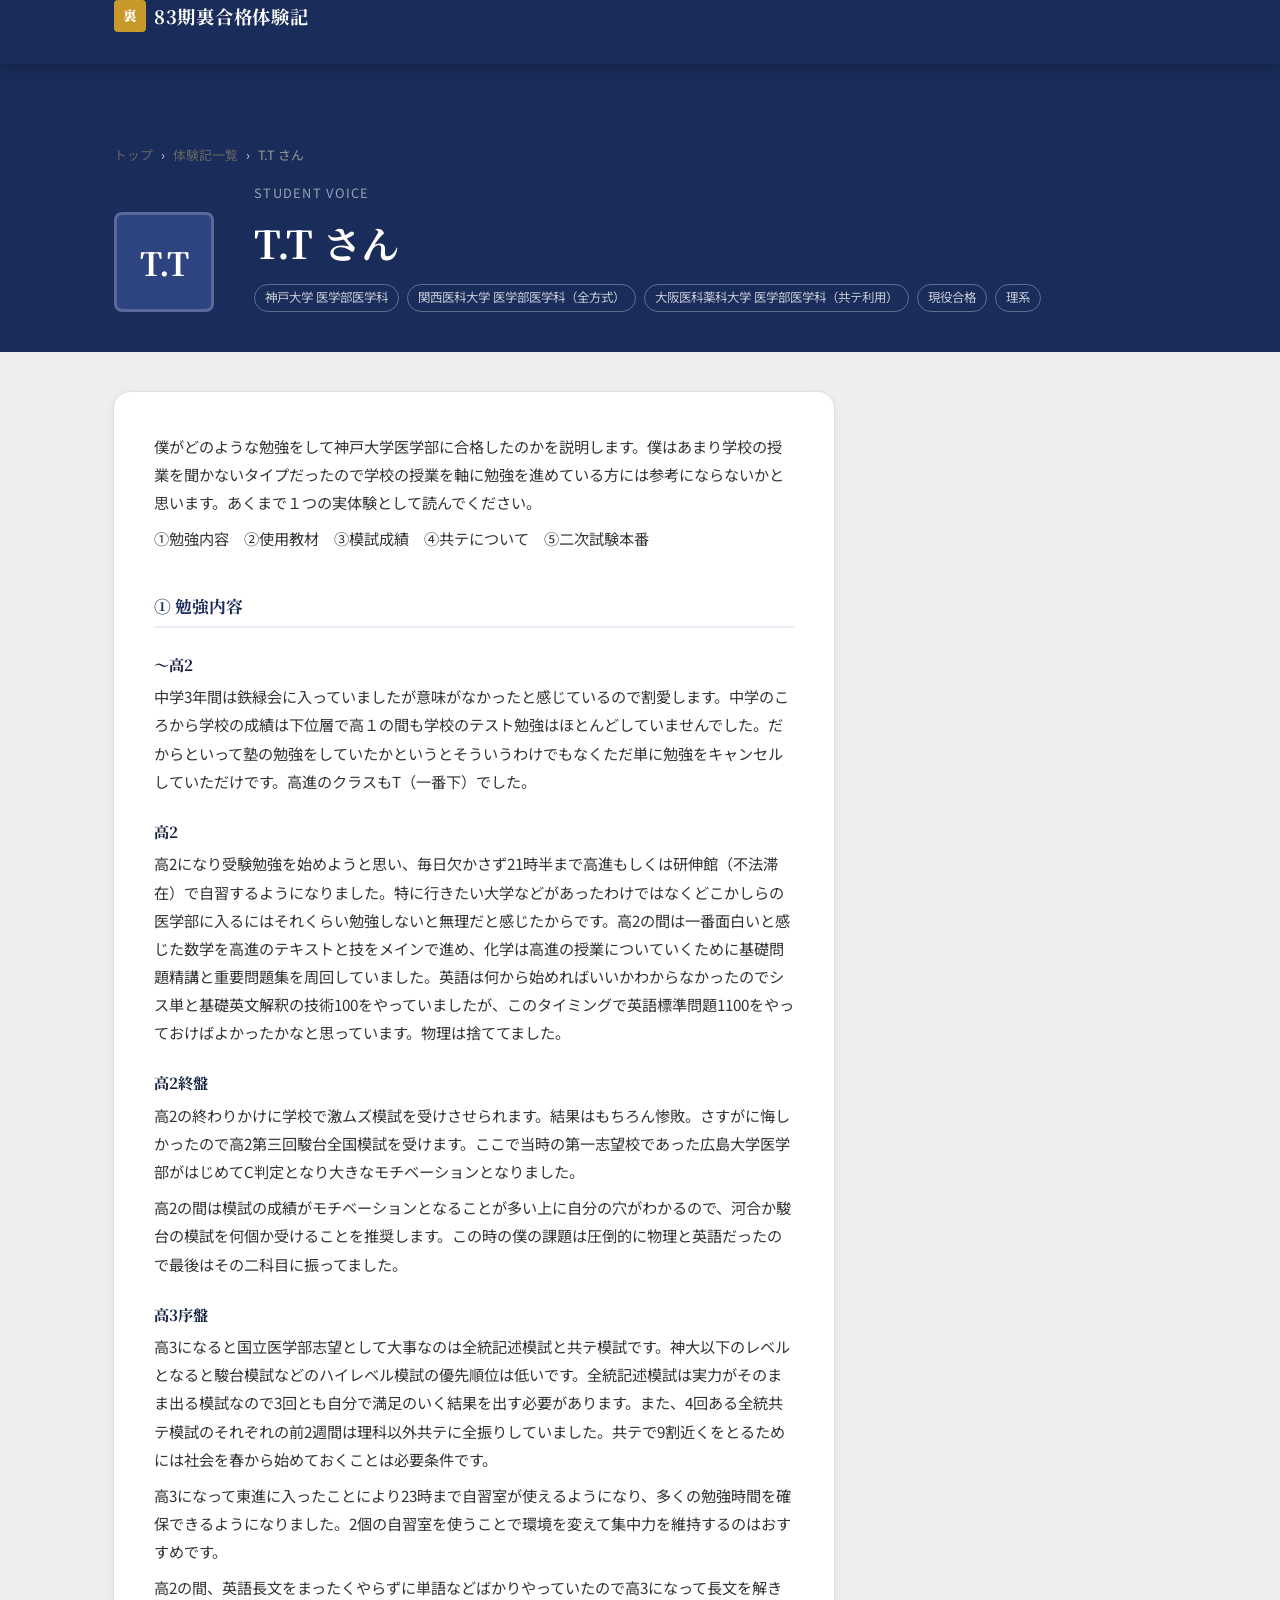
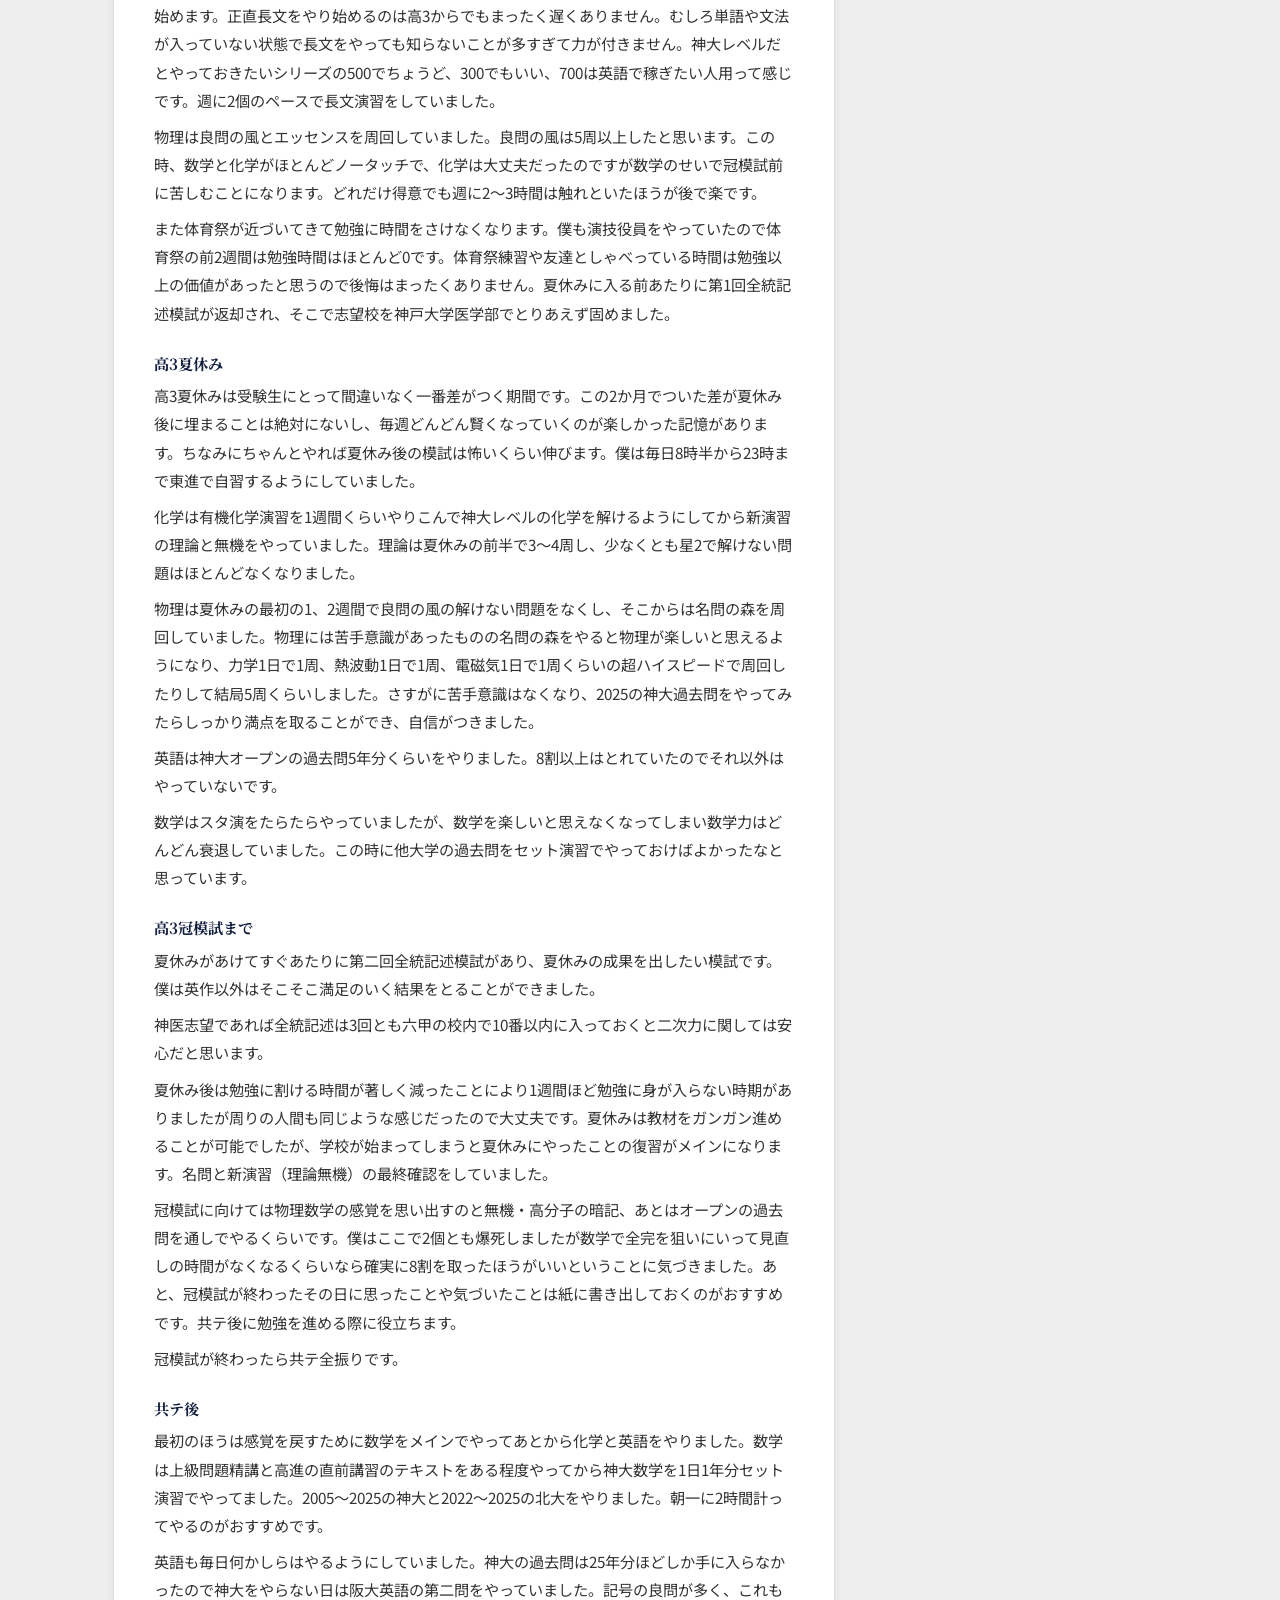
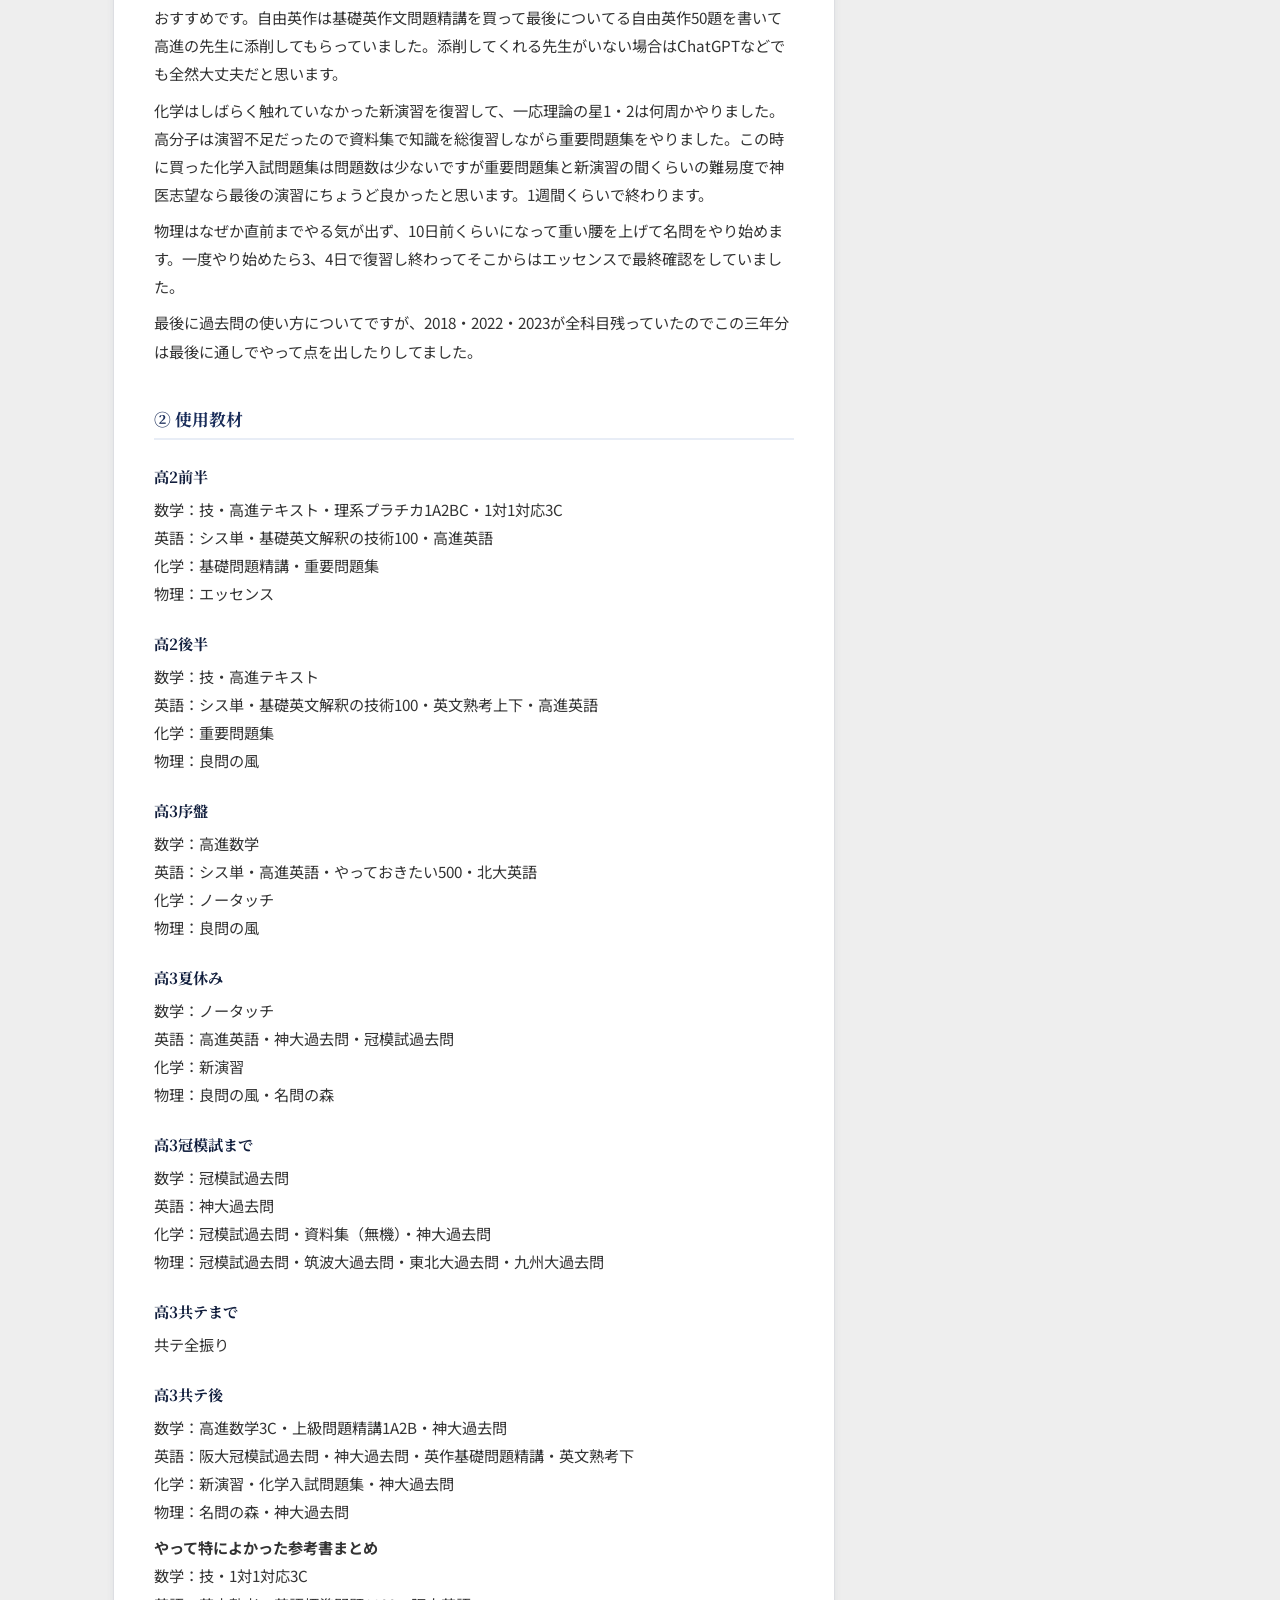
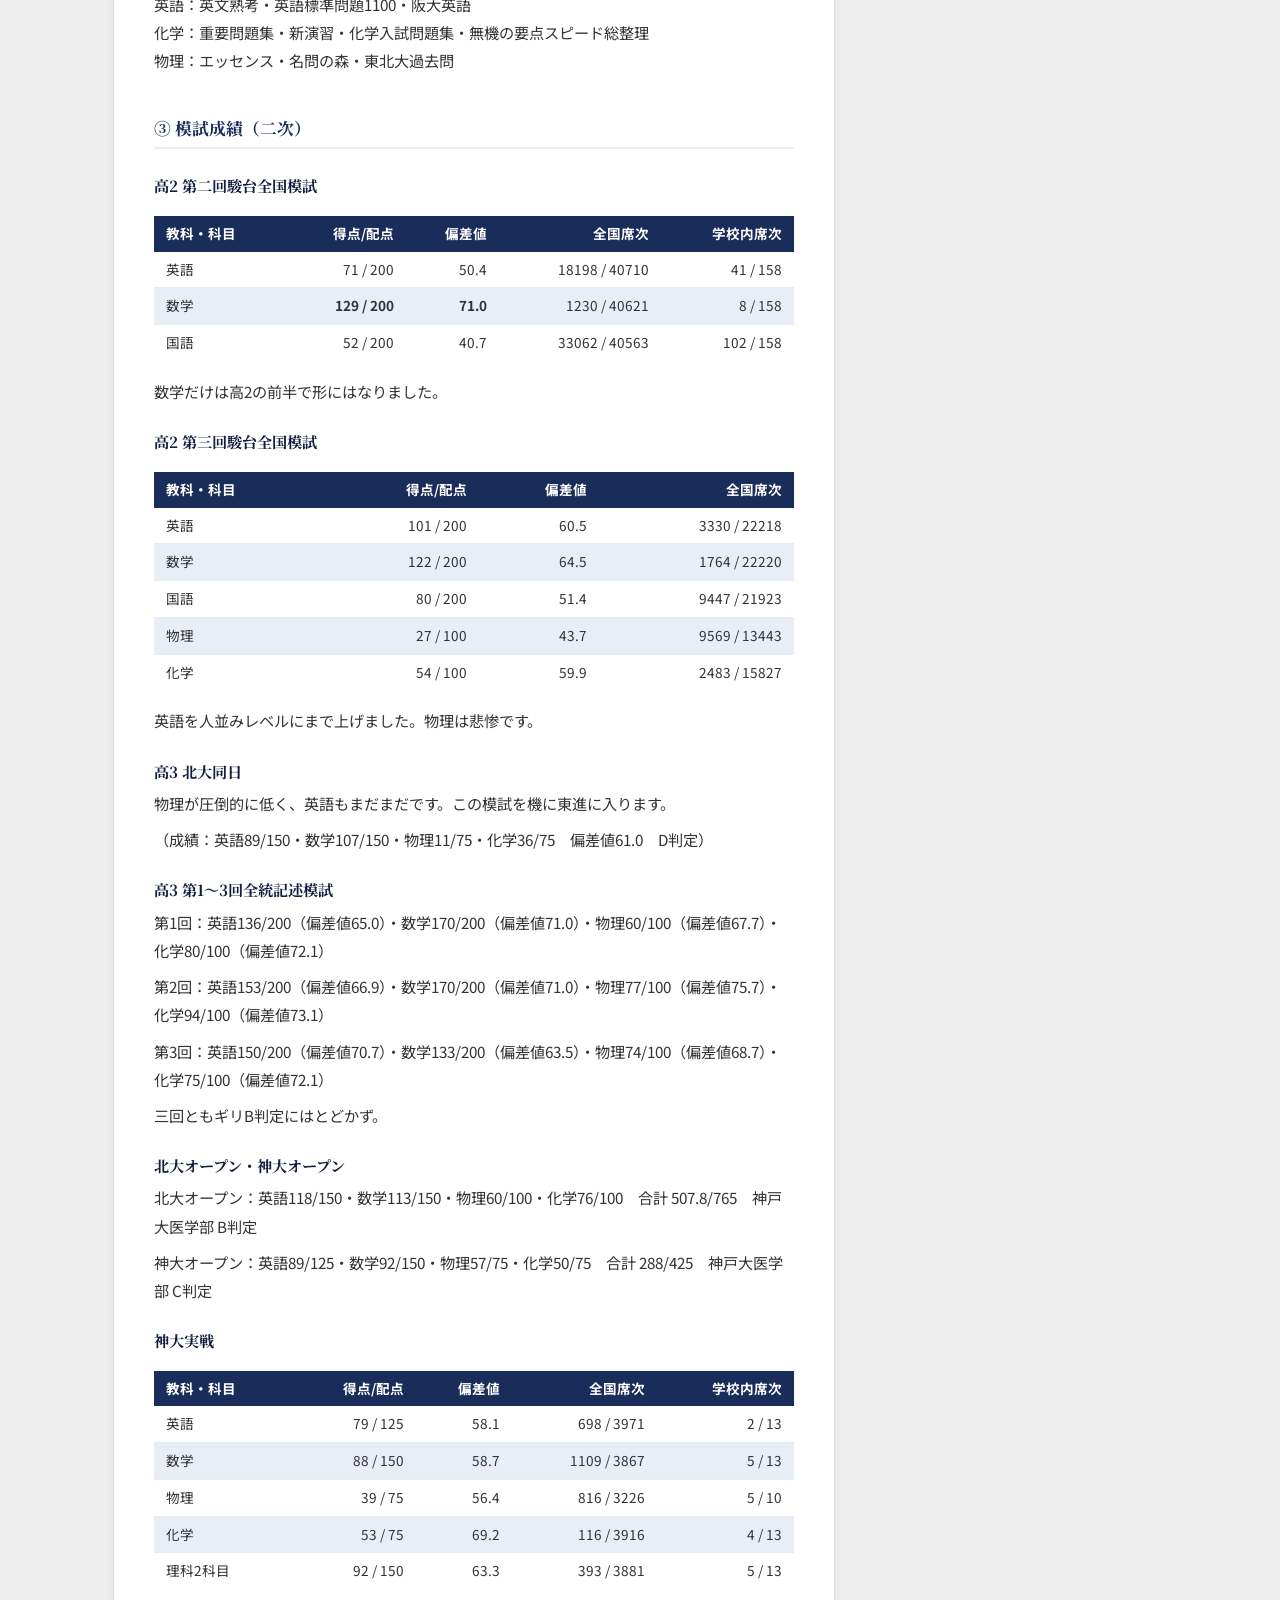
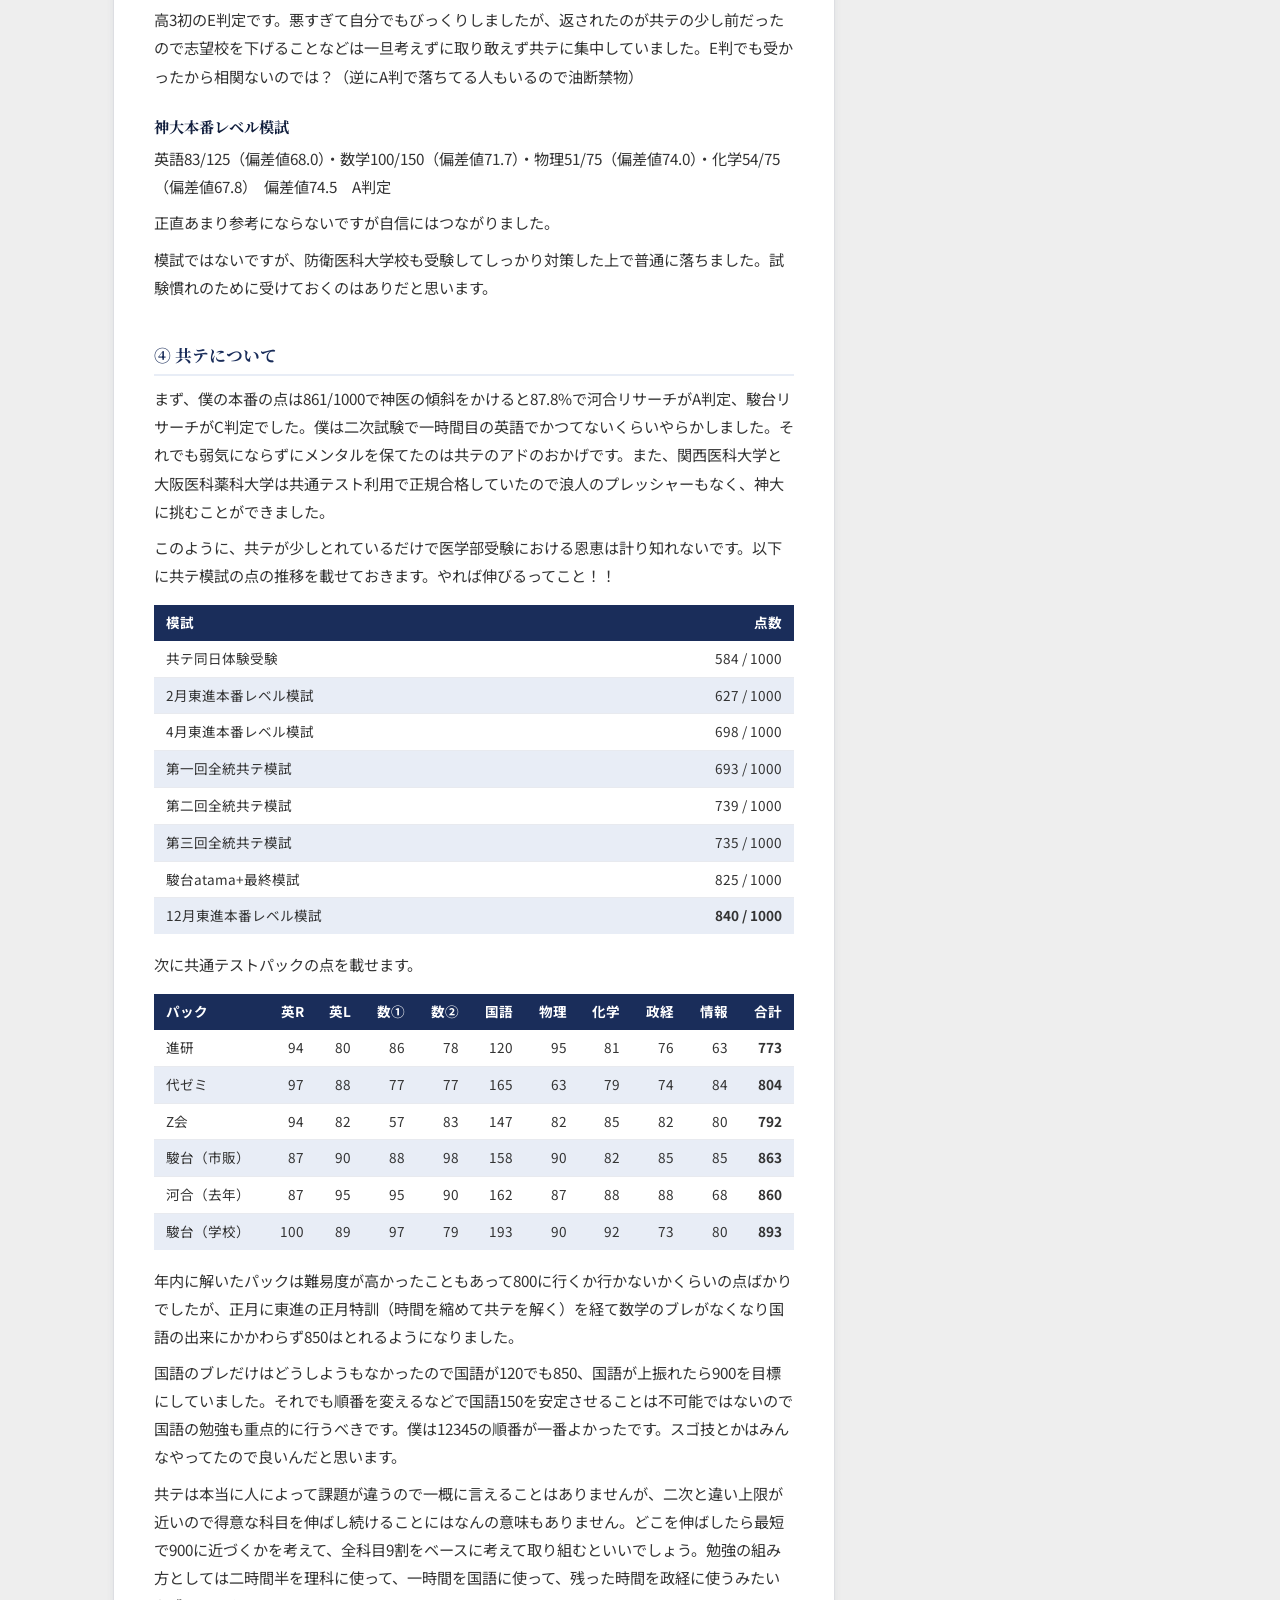
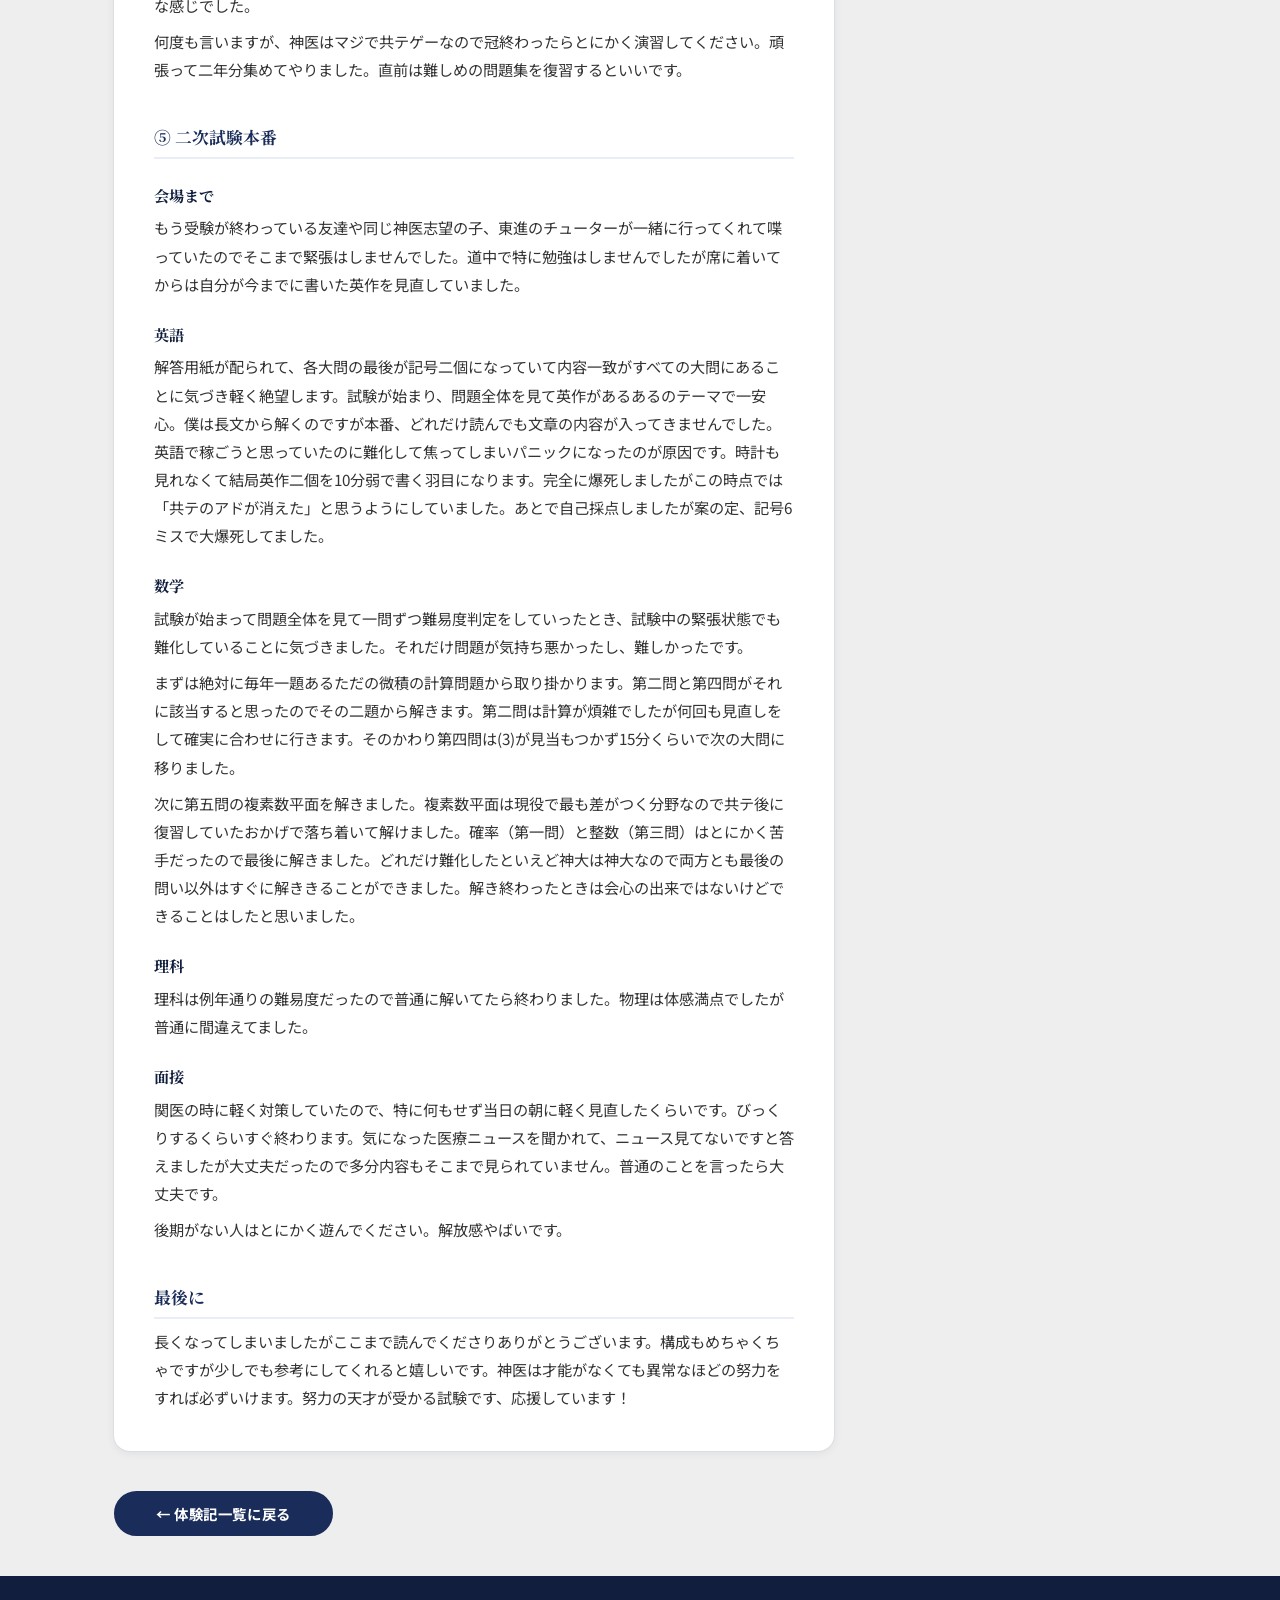
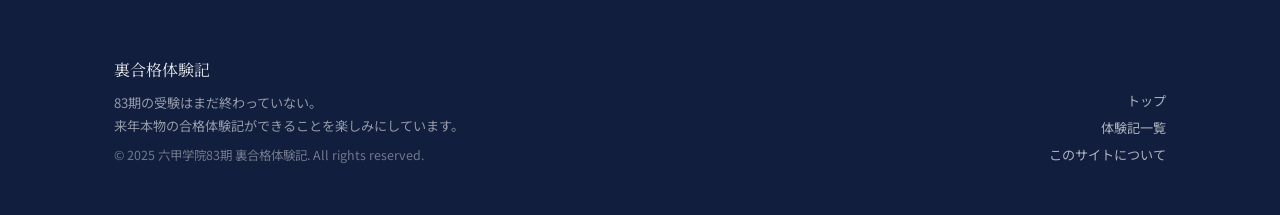
<file: taikenki/t.t2/index.html>
<!DOCTYPE html>
<html lang="ja" data-root="../../">
<head>
  <meta charset="UTF-8">
  <meta name="viewport" content="width=device-width, initial-scale=1.0">
  <meta name="description" content="T.T さんの合格体験記 - 神戸大学 医学部医学科。">
  <title>T.T さんの体験記 | 合格体験記</title>
  <link rel="preconnect" href="https://fonts.googleapis.com">
  <link rel="preconnect" href="https://fonts.gstatic.com" crossorigin>
  <link href="https://fonts.googleapis.com/css2?family=Noto+Sans+JP:wght@400;500;700&family=Noto+Serif+JP:wght@400;700&display=swap" rel="stylesheet">
  <link rel="stylesheet" href="../../styles/global.css">
  <style>
    .taikenki-body {
      background: var(--color-bg-white);
      border-radius: var(--radius-lg);
      box-shadow: var(--shadow-card);
      padding: var(--space-xl);
      margin: var(--space-xl) 0;
      max-width: 720px;
    }
    .taikenki-body h2 {
      font-family: var(--font-serif);
      font-size: 1.05rem;
      font-weight: 700;
      color: var(--color-navy);
      margin: var(--space-xl) 0 var(--space-sm);
      padding-bottom: var(--space-xs);
      border-bottom: 2px solid var(--color-navy-pale);
    }
    .taikenki-body h2:first-child { margin-top: 0; }
    .taikenki-body h3 {
      font-family: var(--font-serif);
      font-size: 0.95rem;
      font-weight: 700;
      color: var(--color-navy-dark);
      margin: var(--space-lg) 0 var(--space-xs);
    }
    .taikenki-body p {
      font-size: 0.95rem;
      line-height: 1.85;
      color: var(--color-text);
      margin-bottom: var(--space-sm);
    }
    .taikenki-body p:last-child { margin-bottom: 0; }

    .score-table {
      width: 100%;
      border-collapse: collapse;
      font-size: 0.85rem;
      margin: var(--space-md) 0;
    }
    .score-table th {
      background: var(--color-navy);
      color: #fff;
      padding: 6px 12px;
      text-align: left;
      font-weight: 700;
    }
    .score-table th.r, .score-table td.r { text-align: right; }
    .score-table td {
      padding: 6px 12px;
      border-bottom: 1px solid var(--color-border-light);
    }
    .score-table tr:nth-child(even) td { background: var(--color-navy-pale); }
    .score-table tr:last-child td { border-bottom: none; }
    .score-table td.b { font-weight: 700; }
  </style>
</head>
<body>

  <div id="site-header"></div>

  <main>

    <section class="profile-hero" aria-label="プロフィール">
      <div class="container">
        <nav class="breadcrumb" aria-label="パンくずリスト">
          <span class="breadcrumb__item"><a href="../../" class="breadcrumb__link">トップ</a></span>
          <span class="breadcrumb__sep" aria-hidden="true">›</span>
          <span class="breadcrumb__item"><a href="../../#taikenki" class="breadcrumb__link">体験記一覧</a></span>
          <span class="breadcrumb__sep" aria-hidden="true">›</span>
          <span class="breadcrumb__item">T.T さん</span>
        </nav>
        <div class="profile-hero__inner">
          <div class="profile-hero__avatar" aria-hidden="true">T.T</div>
          <div class="profile-hero__body">
            <p style="font-size:0.8rem; color:rgba(255,255,255,0.55); margin-bottom:var(--space-xs); letter-spacing:0.1em;">STUDENT VOICE</p>
            <h1 class="profile-hero__name">T.T さん</h1>
            <div class="profile-hero__tags">
              <span class="profile-hero__tag">神戸大学 医学部医学科</span>
              <span class="profile-hero__tag">関西医科大学 医学部医学科（全方式）</span>
              <span class="profile-hero__tag">大阪医科薬科大学 医学部医学科（共テ利用）</span>
              <span class="profile-hero__tag">現役合格</span>
              <span class="profile-hero__tag">理系</span>
            </div>
          </div>
        </div>
      </div>
    </section>

    <div class="container">
      <div class="taikenki-body">

        <p>僕がどのような勉強をして神戸大学医学部に合格したのかを説明します。僕はあまり学校の授業を聞かないタイプだったので学校の授業を軸に勉強を進めている方には参考にならないかと思います。あくまで１つの実体験として読んでください。</p>
        <p>①勉強内容　②使用教材　③模試成績　④共テについて　⑤二次試験本番</p>

        <h2>① 勉強内容</h2>

        <h3>〜高2</h3>
        <p>中学3年間は鉄緑会に入っていましたが意味がなかったと感じているので割愛します。中学のころから学校の成績は下位層で高１の間も学校のテスト勉強はほとんどしていませんでした。だからといって塾の勉強をしていたかというとそういうわけでもなくただ単に勉強をキャンセルしていただけです。高進のクラスもT（一番下）でした。</p>

        <h3>高2</h3>
        <p>高2になり受験勉強を始めようと思い、毎日欠かさず21時半まで高進もしくは研伸館（不法滞在）で自習するようになりました。特に行きたい大学などがあったわけではなくどこかしらの医学部に入るにはそれくらい勉強しないと無理だと感じたからです。高2の間は一番面白いと感じた数学を高進のテキストと技をメインで進め、化学は高進の授業についていくために基礎問題精講と重要問題集を周回していました。英語は何から始めればいいかわからなかったのでシス単と基礎英文解釈の技術100をやっていましたが、このタイミングで英語標準問題1100をやっておけばよかったかなと思っています。物理は捨ててました。</p>

        <h3>高2終盤</h3>
        <p>高2の終わりかけに学校で激ムズ模試を受けさせられます。結果はもちろん惨敗。さすがに悔しかったので高2第三回駿台全国模試を受けます。ここで当時の第一志望校であった広島大学医学部がはじめてC判定となり大きなモチベーションとなりました。</p>
        <p>高2の間は模試の成績がモチベーションとなることが多い上に自分の穴がわかるので、河合か駿台の模試を何個か受けることを推奨します。この時の僕の課題は圧倒的に物理と英語だったので最後はその二科目に振ってました。</p>

        <h3>高3序盤</h3>
        <p>高3になると国立医学部志望として大事なのは全統記述模試と共テ模試です。神大以下のレベルとなると駿台模試などのハイレベル模試の優先順位は低いです。全統記述模試は実力がそのまま出る模試なので3回とも自分で満足のいく結果を出す必要があります。また、4回ある全統共テ模試のそれぞれの前2週間は理科以外共テに全振りしていました。共テで9割近くをとるためには社会を春から始めておくことは必要条件です。</p>
        <p>高3になって東進に入ったことにより23時まで自習室が使えるようになり、多くの勉強時間を確保できるようになりました。2個の自習室を使うことで環境を変えて集中力を維持するのはおすすめです。</p>
        <p>高2の間、英語長文をまったくやらずに単語などばかりやっていたので高3になって長文を解き始めます。正直長文をやり始めるのは高3からでもまったく遅くありません。むしろ単語や文法が入っていない状態で長文をやっても知らないことが多すぎて力が付きません。神大レベルだとやっておきたいシリーズの500でちょうど、300でもいい、700は英語で稼ぎたい人用って感じです。週に2個のペースで長文演習をしていました。</p>
        <p>物理は良問の風とエッセンスを周回していました。良問の風は5周以上したと思います。この時、数学と化学がほとんどノータッチで、化学は大丈夫だったのですが数学のせいで冠模試前に苦しむことになります。どれだけ得意でも週に2〜3時間は触れといたほうが後で楽です。</p>
        <p>また体育祭が近づいてきて勉強に時間をさけなくなります。僕も演技役員をやっていたので体育祭の前2週間は勉強時間はほとんど0です。体育祭練習や友達としゃべっている時間は勉強以上の価値があったと思うので後悔はまったくありません。夏休みに入る前あたりに第1回全統記述模試が返却され、そこで志望校を神戸大学医学部でとりあえず固めました。</p>

        <h3>高3夏休み</h3>
        <p>高3夏休みは受験生にとって間違いなく一番差がつく期間です。この2か月でついた差が夏休み後に埋まることは絶対にないし、毎週どんどん賢くなっていくのが楽しかった記憶があります。ちなみにちゃんとやれば夏休み後の模試は怖いくらい伸びます。僕は毎日8時半から23時まで東進で自習するようにしていました。</p>
        <p>化学は有機化学演習を1週間くらいやりこんで神大レベルの化学を解けるようにしてから新演習の理論と無機をやっていました。理論は夏休みの前半で3〜4周し、少なくとも星2で解けない問題はほとんどなくなりました。</p>
        <p>物理は夏休みの最初の1、2週間で良問の風の解けない問題をなくし、そこからは名問の森を周回していました。物理には苦手意識があったものの名問の森をやると物理が楽しいと思えるようになり、力学1日で1周、熱波動1日で1周、電磁気1日で1周くらいの超ハイスピードで周回したりして結局5周くらいしました。さすがに苦手意識はなくなり、2025の神大過去問をやってみたらしっかり満点を取ることができ、自信がつきました。</p>
        <p>英語は神大オープンの過去問5年分くらいをやりました。8割以上はとれていたのでそれ以外はやっていないです。</p>
        <p>数学はスタ演をたらたらやっていましたが、数学を楽しいと思えなくなってしまい数学力はどんどん衰退していました。この時に他大学の過去問をセット演習でやっておけばよかったなと思っています。</p>

        <h3>高3冠模試まで</h3>
        <p>夏休みがあけてすぐあたりに第二回全統記述模試があり、夏休みの成果を出したい模試です。僕は英作以外はそこそこ満足のいく結果をとることができました。</p>
        <p>神医志望であれば全統記述は3回とも六甲の校内で10番以内に入っておくと二次力に関しては安心だと思います。</p>
        <p>夏休み後は勉強に割ける時間が著しく減ったことにより1週間ほど勉強に身が入らない時期がありましたが周りの人間も同じような感じだったので大丈夫です。夏休みは教材をガンガン進めることが可能でしたが、学校が始まってしまうと夏休みにやったことの復習がメインになります。名問と新演習（理論無機）の最終確認をしていました。</p>
        <p>冠模試に向けては物理数学の感覚を思い出すのと無機・高分子の暗記、あとはオープンの過去問を通しでやるくらいです。僕はここで2個とも爆死しましたが数学で全完を狙いにいって見直しの時間がなくなるくらいなら確実に8割を取ったほうがいいということに気づきました。あと、冠模試が終わったその日に思ったことや気づいたことは紙に書き出しておくのがおすすめです。共テ後に勉強を進める際に役立ちます。</p>
        <p>冠模試が終わったら共テ全振りです。</p>

        <h3>共テ後</h3>
        <p>最初のほうは感覚を戻すために数学をメインでやってあとから化学と英語をやりました。数学は上級問題精講と高進の直前講習のテキストをある程度やってから神大数学を1日1年分セット演習でやってました。2005〜2025の神大と2022〜2025の北大をやりました。朝一に2時間計ってやるのがおすすめです。</p>
        <p>英語も毎日何かしらはやるようにしていました。神大の過去問は25年分ほどしか手に入らなかったので神大をやらない日は阪大英語の第二問をやっていました。記号の良問が多く、これもおすすめです。自由英作は基礎英作文問題精講を買って最後についてる自由英作50題を書いて高進の先生に添削してもらっていました。添削してくれる先生がいない場合はChatGPTなどでも全然大丈夫だと思います。</p>
        <p>化学はしばらく触れていなかった新演習を復習して、一応理論の星1・2は何周かやりました。高分子は演習不足だったので資料集で知識を総復習しながら重要問題集をやりました。この時に買った化学入試問題集は問題数は少ないですが重要問題集と新演習の間くらいの難易度で神医志望なら最後の演習にちょうど良かったと思います。1週間くらいで終わります。</p>
        <p>物理はなぜか直前までやる気が出ず、10日前くらいになって重い腰を上げて名問をやり始めます。一度やり始めたら3、4日で復習し終わってそこからはエッセンスで最終確認をしていました。</p>
        <p>最後に過去問の使い方についてですが、2018・2022・2023が全科目残っていたのでこの三年分は最後に通しでやって点を出したりしてました。</p>

        <h2>② 使用教材</h2>

        <h3>高2前半</h3>
        <p>数学：技・高進テキスト・理系プラチカ1A2BC・1対1対応3C<br>
        英語：シス単・基礎英文解釈の技術100・高進英語<br>
        化学：基礎問題精講・重要問題集<br>
        物理：エッセンス</p>

        <h3>高2後半</h3>
        <p>数学：技・高進テキスト<br>
        英語：シス単・基礎英文解釈の技術100・英文熟考上下・高進英語<br>
        化学：重要問題集<br>
        物理：良問の風</p>

        <h3>高3序盤</h3>
        <p>数学：高進数学<br>
        英語：シス単・高進英語・やっておきたい500・北大英語<br>
        化学：ノータッチ<br>
        物理：良問の風</p>

        <h3>高3夏休み</h3>
        <p>数学：ノータッチ<br>
        英語：高進英語・神大過去問・冠模試過去問<br>
        化学：新演習<br>
        物理：良問の風・名問の森</p>

        <h3>高3冠模試まで</h3>
        <p>数学：冠模試過去問<br>
        英語：神大過去問<br>
        化学：冠模試過去問・資料集（無機）・神大過去問<br>
        物理：冠模試過去問・筑波大過去問・東北大過去問・九州大過去問</p>

        <h3>高3共テまで</h3>
        <p>共テ全振り</p>

        <h3>高3共テ後</h3>
        <p>数学：高進数学3C・上級問題精講1A2B・神大過去問<br>
        英語：阪大冠模試過去問・神大過去問・英作基礎問題精講・英文熟考下<br>
        化学：新演習・化学入試問題集・神大過去問<br>
        物理：名問の森・神大過去問</p>

        <p><strong>やって特によかった参考書まとめ</strong><br>
        数学：技・1対1対応3C<br>
        英語：英文熟考・英語標準問題1100・阪大英語<br>
        化学：重要問題集・新演習・化学入試問題集・無機の要点スピード総整理<br>
        物理：エッセンス・名問の森・東北大過去問</p>

        <h2>③ 模試成績（二次）</h2>

        <h3>高2 第二回駿台全国模試</h3>

        <table class="score-table">
          <thead><tr><th>教科・科目</th><th class="r">得点/配点</th><th class="r">偏差値</th><th class="r">全国席次</th><th class="r">学校内席次</th></tr></thead>
          <tbody>
            <tr><td>英語</td><td class="r">71 / 200</td><td class="r">50.4</td><td class="r">18198 / 40710</td><td class="r">41 / 158</td></tr>
            <tr><td>数学</td><td class="r b">129 / 200</td><td class="r b">71.0</td><td class="r">1230 / 40621</td><td class="r">8 / 158</td></tr>
            <tr><td>国語</td><td class="r">52 / 200</td><td class="r">40.7</td><td class="r">33062 / 40563</td><td class="r">102 / 158</td></tr>
          </tbody>
        </table>
        <p>数学だけは高2の前半で形にはなりました。</p>

        <h3>高2 第三回駿台全国模試</h3>

        <table class="score-table">
          <thead><tr><th>教科・科目</th><th class="r">得点/配点</th><th class="r">偏差値</th><th class="r">全国席次</th></tr></thead>
          <tbody>
            <tr><td>英語</td><td class="r">101 / 200</td><td class="r">60.5</td><td class="r">3330 / 22218</td></tr>
            <tr><td>数学</td><td class="r">122 / 200</td><td class="r">64.5</td><td class="r">1764 / 22220</td></tr>
            <tr><td>国語</td><td class="r">80 / 200</td><td class="r">51.4</td><td class="r">9447 / 21923</td></tr>
            <tr><td>物理</td><td class="r">27 / 100</td><td class="r">43.7</td><td class="r">9569 / 13443</td></tr>
            <tr><td>化学</td><td class="r">54 / 100</td><td class="r">59.9</td><td class="r">2483 / 15827</td></tr>
          </tbody>
        </table>
        <p>英語を人並みレベルにまで上げました。物理は悲惨です。</p>

        <h3>高3 北大同日</h3>
        <p>物理が圧倒的に低く、英語もまだまだです。この模試を機に東進に入ります。</p>
        <p>（成績：英語89/150・数学107/150・物理11/75・化学36/75　偏差値61.0　D判定）</p>

        <h3>高3 第1〜3回全統記述模試</h3>
        <p>第1回：英語136/200（偏差値65.0）・数学170/200（偏差値71.0）・物理60/100（偏差値67.7）・化学80/100（偏差値72.1）</p>
        <p>第2回：英語153/200（偏差値66.9）・数学170/200（偏差値71.0）・物理77/100（偏差値75.7）・化学94/100（偏差値73.1）</p>
        <p>第3回：英語150/200（偏差値70.7）・数学133/200（偏差値63.5）・物理74/100（偏差値68.7）・化学75/100（偏差値72.1）</p>
        <p>三回ともギリB判定にはとどかず。</p>

        <h3>北大オープン・神大オープン</h3>
        <p>北大オープン：英語118/150・数学113/150・物理60/100・化学76/100　合計 507.8/765　神戸大医学部 B判定</p>
        <p>神大オープン：英語89/125・数学92/150・物理57/75・化学50/75　合計 288/425　神戸大医学部 C判定</p>

        <h3>神大実戦</h3>

        <table class="score-table">
          <thead><tr><th>教科・科目</th><th class="r">得点/配点</th><th class="r">偏差値</th><th class="r">全国席次</th><th class="r">学校内席次</th></tr></thead>
          <tbody>
            <tr><td>英語</td><td class="r">79 / 125</td><td class="r">58.1</td><td class="r">698 / 3971</td><td class="r">2 / 13</td></tr>
            <tr><td>数学</td><td class="r">88 / 150</td><td class="r">58.7</td><td class="r">1109 / 3867</td><td class="r">5 / 13</td></tr>
            <tr><td>物理</td><td class="r">39 / 75</td><td class="r">56.4</td><td class="r">816 / 3226</td><td class="r">5 / 10</td></tr>
            <tr><td>化学</td><td class="r">53 / 75</td><td class="r">69.2</td><td class="r">116 / 3916</td><td class="r">4 / 13</td></tr>
            <tr><td>理科2科目</td><td class="r">92 / 150</td><td class="r">63.3</td><td class="r">393 / 3881</td><td class="r">5 / 13</td></tr>
          </tbody>
        </table>
        <p>高3初のE判定です。悪すぎて自分でもびっくりしましたが、返されたのが共テの少し前だったので志望校を下げることなどは一旦考えずに取り敢えず共テに集中していました。E判でも受かったから相関ないのでは？（逆にA判で落ちてる人もいるので油断禁物）</p>

        <h3>神大本番レベル模試</h3>
        <p>英語83/125（偏差値68.0）・数学100/150（偏差値71.7）・物理51/75（偏差値74.0）・化学54/75（偏差値67.8）　偏差値74.5　A判定</p>
        <p>正直あまり参考にならないですが自信にはつながりました。</p>
        <p>模試ではないですが、防衛医科大学校も受験してしっかり対策した上で普通に落ちました。試験慣れのために受けておくのはありだと思います。</p>

        <h2>④ 共テについて</h2>

        <p>まず、僕の本番の点は861/1000で神医の傾斜をかけると87.8%で河合リサーチがA判定、駿台リサーチがC判定でした。僕は二次試験で一時間目の英語でかつてないくらいやらかしました。それでも弱気にならずにメンタルを保てたのは共テのアドのおかげです。また、関西医科大学と大阪医科薬科大学は共通テスト利用で正規合格していたので浪人のプレッシャーもなく、神大に挑むことができました。</p>
        <p>このように、共テが少しとれているだけで医学部受験における恩恵は計り知れないです。以下に共テ模試の点の推移を載せておきます。やれば伸びるってこと！！</p>

        <table class="score-table">
          <thead><tr><th>模試</th><th class="r">点数</th></tr></thead>
          <tbody>
            <tr><td>共テ同日体験受験</td><td class="r">584 / 1000</td></tr>
            <tr><td>2月東進本番レベル模試</td><td class="r">627 / 1000</td></tr>
            <tr><td>4月東進本番レベル模試</td><td class="r">698 / 1000</td></tr>
            <tr><td>第一回全統共テ模試</td><td class="r">693 / 1000</td></tr>
            <tr><td>第二回全統共テ模試</td><td class="r">739 / 1000</td></tr>
            <tr><td>第三回全統共テ模試</td><td class="r">735 / 1000</td></tr>
            <tr><td>駿台atama+最終模試</td><td class="r">825 / 1000</td></tr>
            <tr><td>12月東進本番レベル模試</td><td class="r b">840 / 1000</td></tr>
          </tbody>
        </table>

        <p>次に共通テストパックの点を載せます。</p>

        <table class="score-table">
          <thead>
            <tr><th>パック</th><th class="r">英R</th><th class="r">英L</th><th class="r">数①</th><th class="r">数②</th><th class="r">国語</th><th class="r">物理</th><th class="r">化学</th><th class="r">政経</th><th class="r">情報</th><th class="r">合計</th></tr>
          </thead>
          <tbody>
            <tr><td>進研</td><td class="r">94</td><td class="r">80</td><td class="r">86</td><td class="r">78</td><td class="r">120</td><td class="r">95</td><td class="r">81</td><td class="r">76</td><td class="r">63</td><td class="r b">773</td></tr>
            <tr><td>代ゼミ</td><td class="r">97</td><td class="r">88</td><td class="r">77</td><td class="r">77</td><td class="r">165</td><td class="r">63</td><td class="r">79</td><td class="r">74</td><td class="r">84</td><td class="r b">804</td></tr>
            <tr><td>Z会</td><td class="r">94</td><td class="r">82</td><td class="r">57</td><td class="r">83</td><td class="r">147</td><td class="r">82</td><td class="r">85</td><td class="r">82</td><td class="r">80</td><td class="r b">792</td></tr>
            <tr><td>駿台（市販）</td><td class="r">87</td><td class="r">90</td><td class="r">88</td><td class="r">98</td><td class="r">158</td><td class="r">90</td><td class="r">82</td><td class="r">85</td><td class="r">85</td><td class="r b">863</td></tr>
            <tr><td>河合（去年）</td><td class="r">87</td><td class="r">95</td><td class="r">95</td><td class="r">90</td><td class="r">162</td><td class="r">87</td><td class="r">88</td><td class="r">88</td><td class="r">68</td><td class="r b">860</td></tr>
            <tr><td>駿台（学校）</td><td class="r">100</td><td class="r">89</td><td class="r">97</td><td class="r">79</td><td class="r">193</td><td class="r">90</td><td class="r">92</td><td class="r">73</td><td class="r">80</td><td class="r b">893</td></tr>
          </tbody>
        </table>

        <p>年内に解いたパックは難易度が高かったこともあって800に行くか行かないかくらいの点ばかりでしたが、正月に東進の正月特訓（時間を縮めて共テを解く）を経て数学のブレがなくなり国語の出来にかかわらず850はとれるようになりました。</p>
        <p>国語のブレだけはどうしようもなかったので国語が120でも850、国語が上振れたら900を目標にしていました。それでも順番を変えるなどで国語150を安定させることは不可能ではないので国語の勉強も重点的に行うべきです。僕は12345の順番が一番よかったです。スゴ技とかはみんなやってたので良いんだと思います。</p>
        <p>共テは本当に人によって課題が違うので一概に言えることはありませんが、二次と違い上限が近いので得意な科目を伸ばし続けることにはなんの意味もありません。どこを伸ばしたら最短で900に近づくかを考えて、全科目9割をベースに考えて取り組むといいでしょう。勉強の組み方としては二時間半を理科に使って、一時間を国語に使って、残った時間を政経に使うみたいな感じでした。</p>
        <p>何度も言いますが、神医はマジで共テゲーなので冠終わったらとにかく演習してください。頑張って二年分集めてやりました。直前は難しめの問題集を復習するといいです。</p>

        <h2>⑤ 二次試験本番</h2>

        <h3>会場まで</h3>
        <p>もう受験が終わっている友達や同じ神医志望の子、東進のチューターが一緒に行ってくれて喋っていたのでそこまで緊張はしませんでした。道中で特に勉強はしませんでしたが席に着いてからは自分が今までに書いた英作を見直していました。</p>

        <h3>英語</h3>
        <p>解答用紙が配られて、各大問の最後が記号二個になっていて内容一致がすべての大問にあることに気づき軽く絶望します。試験が始まり、問題全体を見て英作があるあるのテーマで一安心。僕は長文から解くのですが本番、どれだけ読んでも文章の内容が入ってきませんでした。英語で稼ごうと思っていたのに難化して焦ってしまいパニックになったのが原因です。時計も見れなくて結局英作二個を10分弱で書く羽目になります。完全に爆死しましたがこの時点では「共テのアドが消えた」と思うようにしていました。あとで自己採点しましたが案の定、記号6ミスで大爆死してました。</p>

        <h3>数学</h3>
        <p>試験が始まって問題全体を見て一問ずつ難易度判定をしていったとき、試験中の緊張状態でも難化していることに気づきました。それだけ問題が気持ち悪かったし、難しかったです。</p>
        <p>まずは絶対に毎年一題あるただの微積の計算問題から取り掛かります。第二問と第四問がそれに該当すると思ったのでその二題から解きます。第二問は計算が煩雑でしたが何回も見直しをして確実に合わせに行きます。そのかわり第四問は(3)が見当もつかず15分くらいで次の大問に移りました。</p>
        <p>次に第五問の複素数平面を解きました。複素数平面は現役で最も差がつく分野なので共テ後に復習していたおかげで落ち着いて解けました。確率（第一問）と整数（第三問）はとにかく苦手だったので最後に解きました。どれだけ難化したといえど神大は神大なので両方とも最後の問い以外はすぐに解ききることができました。解き終わったときは会心の出来ではないけどできることはしたと思いました。</p>

        <h3>理科</h3>
        <p>理科は例年通りの難易度だったので普通に解いてたら終わりました。物理は体感満点でしたが普通に間違えてました。</p>

        <h3>面接</h3>
        <p>関医の時に軽く対策していたので、特に何もせず当日の朝に軽く見直したくらいです。びっくりするくらいすぐ終わります。気になった医療ニュースを聞かれて、ニュース見てないですと答えましたが大丈夫だったので多分内容もそこまで見られていません。普通のことを言ったら大丈夫です。</p>
        <p>後期がない人はとにかく遊んでください。解放感やばいです。</p>

        <h2>最後に</h2>
        <p>長くなってしまいましたがここまで読んでくださりありがとうございます。構成もめちゃくちゃですが少しでも参考にしてくれると嬉しいです。神医は才能がなくても異常なほどの努力をすれば必ずいけます。努力の天才が受かる試験です、応援しています！</p>

      </div>

      <a href="../../#taikenki" class="btn btn--navy" style="margin-bottom:var(--space-xl); display:inline-flex;">
        ← 体験記一覧に戻る
      </a>
    </div>

  </main>

  <div id="site-footer"></div>

  <script type="module" src="../../components/loader.js"></script>

</body>
</html>
</file>
<file: styles/global.css>
/* ============================================
   global.css
   合格体験記サイト - メインスタイルシート
   ============================================ */

/* ---------- CSS変数 ---------- */
:root {
  /* ブランドカラー */
  --color-navy:        #1a2d5a;   /* メイン：紺色 */
  --color-navy-dark:   #111e3d;   /* 濃い紺（ホバー等） */
  --color-navy-light:  #2e4480;   /* 薄い紺（アクセント） */
  --color-navy-pale:   #e8edf6;   /* 極薄紺（背景差し色） */

  /* テキスト */
  --color-text:        #333333;
  --color-text-muted:  #666666;
  --color-text-light:  #999999;
  --color-text-white:  #ffffff;

  /* 背景 */
  --color-bg:          #eeeeee;
  --color-bg-white:    #ffffff;
  --color-bg-card:     #ffffff;

  /* ボーダー */
  --color-border:      #d0d5e0;
  --color-border-light:#e8eaef;

  /* アクセント */
  --color-accent:      #c8992a;   /* ゴールド：合格・強調 */
  --color-accent-pale: #fdf6e3;

  /* タイポグラフィ */
  --font-sans: 'Noto Sans JP', 'Hiragino Kaku Gothic ProN', 'Yu Gothic', sans-serif;
  --font-serif: 'Noto Serif JP', 'Hiragino Mincho ProN', 'Yu Mincho', serif;
  --font-mono: 'Courier New', monospace;

  /* スペーシング */
  --space-xs:   4px;
  --space-sm:   8px;
  --space-md:   16px;
  --space-lg:   24px;
  --space-xl:   40px;
  --space-2xl:  64px;
  --space-3xl:  96px;

  /* 角丸 */
  --radius-sm:  4px;
  --radius-md:  8px;
  --radius-lg:  16px;
  --radius-full: 9999px;

  /* 影 */
  --shadow-sm:  0 1px 3px rgba(26,45,90,0.08);
  --shadow-md:  0 4px 16px rgba(26,45,90,0.10);
  --shadow-lg:  0 8px 32px rgba(26,45,90,0.14);
  --shadow-card: 0 2px 8px rgba(26,45,90,0.08), 0 0 0 1px rgba(26,45,90,0.04);

  /* トランジション */
  --transition: 0.22s ease;

  /* レイアウト */
  --container-max:  1100px;
  --container-wide: 1300px;
  --header-height:  64px;
}

/* ---------- リセット ---------- */
*, *::before, *::after {
  box-sizing: border-box;
  margin: 0;
  padding: 0;
}

html {
  font-size: 16px;
  scroll-behavior: smooth;
  -webkit-text-size-adjust: 100%;
}

body {
  font-family: var(--font-sans);
  font-size: 1rem;
  line-height: 1.75;
  color: var(--color-text);
  background-color: var(--color-bg);
  min-height: 100vh;
  display: flex;
  flex-direction: column;
}

img, video {
  max-width: 100%;
  height: auto;
  display: block;
}

a {
  color: var(--color-navy);
  text-decoration: none;
  transition: color var(--transition);
}

a:hover {
  color: var(--color-navy-light);
}

ul, ol {
  list-style: none;
}

button {
  cursor: pointer;
  font-family: inherit;
  border: none;
  background: none;
}

input, textarea, select {
  font-family: inherit;
  font-size: inherit;
}

/* ---------- コンテナ ---------- */
.container {
  width: 100%;
  max-width: var(--container-max);
  margin-inline: auto;
  padding-inline: var(--space-lg);
}

.container--wide {
  max-width: var(--container-wide);
}

/* ---------- ヘッダー ---------- */
#site-header {
  position: sticky;
  top: 0;
  z-index: 100;
  height: var(--header-height);
  background-color: var(--color-navy);
  box-shadow: 0 2px 12px rgba(0,0,0,0.18);
}

.header-inner {
  height: 100%;
  display: flex;
  align-items: center;
  justify-content: space-between;
  gap: var(--space-lg);
}

.site-logo {
  display: flex;
  align-items: center;
  gap: var(--space-sm);
  color: var(--color-text-white);
  font-family: var(--font-serif);
  font-size: 1.15rem;
  font-weight: 700;
  letter-spacing: 0.04em;
  white-space: nowrap;
}

.site-logo:hover {
  color: rgba(255,255,255,0.85);
}

.site-logo__icon {
  width: 32px;
  height: 32px;
  background: var(--color-accent);
  border-radius: var(--radius-sm);
  display: flex;
  align-items: center;
  justify-content: center;
  font-size: 0.85rem;
  font-weight: 900;
  color: #fff;
  flex-shrink: 0;
}

/* サイトナビ */
.site-nav {
  display: flex;
  align-items: center;
  gap: var(--space-xs);
}

.site-nav__link {
  color: rgba(255,255,255,0.82);
  font-size: 0.88rem;
  font-weight: 500;
  padding: var(--space-xs) var(--space-md);
  border-radius: var(--radius-full);
  transition: background var(--transition), color var(--transition);
  letter-spacing: 0.03em;
}

.site-nav__link:hover,
.site-nav__link.is-active {
  color: #fff;
  background: rgba(255,255,255,0.14);
}

/* ---------- フッター ---------- */
#site-footer {
  margin-top: auto;
  background-color: var(--color-navy-dark);
  color: rgba(255,255,255,0.65);
  padding: var(--space-xl) 0 var(--space-lg);
  font-size: 0.85rem;
}

.footer-inner {
  display: grid;
  grid-template-columns: 1fr auto;
  gap: var(--space-xl);
  align-items: end;
}

.footer-brand {
  font-family: var(--font-serif);
  font-size: 1rem;
  color: rgba(255,255,255,0.9);
  margin-bottom: var(--space-sm);
}

.footer-copy {
  font-size: 0.78rem;
  color: rgba(255,255,255,0.4);
  margin-top: var(--space-sm);
}

.footer-nav {
  display: flex;
  flex-direction: column;
  gap: var(--space-xs);
  text-align: right;
}

.footer-nav__link {
  color: rgba(255,255,255,0.65);
  font-size: 0.82rem;
  transition: color var(--transition);
}

.footer-nav__link:hover {
  color: #fff;
}

/* ---------- メインコンテンツ ---------- */
main {
  flex: 1;
}

/* ---------- セクション ---------- */
.section {
  padding: var(--space-3xl) 0;
}

.section--sm {
  padding: var(--space-xl) 0;
}

.section--alt {
  background-color: var(--color-bg-white);
}

.section__header {
  margin-bottom: var(--space-2xl);
  text-align: center;
}

.section__label {
  display: inline-block;
  font-size: 0.72rem;
  font-weight: 700;
  letter-spacing: 0.14em;
  text-transform: uppercase;
  color: var(--color-navy);
  background: var(--color-navy-pale);
  padding: var(--space-xs) var(--space-md);
  border-radius: var(--radius-full);
  margin-bottom: var(--space-md);
}

.section__title {
  font-family: var(--font-serif);
  font-size: clamp(1.6rem, 4vw, 2.2rem);
  font-weight: 700;
  color: var(--color-navy);
  line-height: 1.4;
  letter-spacing: 0.02em;
}

.section__desc {
  margin-top: var(--space-md);
  color: var(--color-text-muted);
  font-size: 0.95rem;
  max-width: 540px;
  margin-inline: auto;
  line-height: 1.8;
}

/* ---------- ヒーローセクション ---------- */
.hero {
  background-color: var(--color-navy);
  background-image:
    linear-gradient(135deg, var(--color-navy) 0%, var(--color-navy-light) 100%);
  color: #fff;
  padding: var(--space-3xl) 0;
  position: relative;
  overflow: hidden;
}

.hero::before {
  content: '';
  position: absolute;
  inset: 0;
  background-image:
    repeating-linear-gradient(
      0deg,
      transparent,
      transparent 39px,
      rgba(255,255,255,0.03) 39px,
      rgba(255,255,255,0.03) 40px
    ),
    repeating-linear-gradient(
      90deg,
      transparent,
      transparent 39px,
      rgba(255,255,255,0.03) 39px,
      rgba(255,255,255,0.03) 40px
    );
  pointer-events: none;
}

.hero__inner {
  position: relative;
  z-index: 1;
}

.hero__label {
  display: inline-block;
  font-size: 0.72rem;
  font-weight: 700;
  letter-spacing: 0.16em;
  color: var(--color-accent);
  border: 1px solid rgba(200,153,42,0.5);
  padding: var(--space-xs) var(--space-md);
  border-radius: var(--radius-full);
  margin-bottom: var(--space-lg);
}

.hero__title {
  font-family: var(--font-serif);
  font-size: clamp(2rem, 6vw, 3.2rem);
  font-weight: 700;
  line-height: 1.3;
  letter-spacing: 0.03em;
  margin-bottom: var(--space-lg);
}

.hero__title em {
  font-style: normal;
  color: var(--color-accent);
}

.hero__desc {
  font-size: clamp(0.9rem, 2vw, 1.05rem);
  color: rgba(255,255,255,0.78);
  max-width: 520px;
  line-height: 1.85;
  margin-bottom: var(--space-xl);
}

/* ---------- カード（体験記一覧） ---------- */
.card-grid {
  display: grid;
  grid-template-columns: repeat(auto-fill, minmax(280px, 1fr));
  gap: var(--space-lg);
}

.card {
  background: var(--color-bg-card);
  border-radius: var(--radius-lg);
  box-shadow: var(--shadow-card);
  overflow: hidden;
  transition: transform var(--transition), box-shadow var(--transition);
  display: flex;
  flex-direction: column;
}

.card:hover {
  transform: translateY(-4px);
  box-shadow: var(--shadow-lg);
}

.card__image {
  width: 100%;
  aspect-ratio: 4 / 3;
  object-fit: cover;
  background: var(--color-navy-pale);
}

.card__image-placeholder {
  width: 100%;
  aspect-ratio: 4 / 3;
  background: linear-gradient(135deg, var(--color-navy-pale) 0%, #d8e2f5 100%);
  display: flex;
  align-items: center;
  justify-content: center;
  font-family: var(--font-serif);
  font-size: 2.2rem;
  font-weight: 700;
  color: var(--color-navy);
  letter-spacing: 0.04em;
}

.card__body {
  padding: var(--space-lg);
  flex: 1;
  display: flex;
  flex-direction: column;
  gap: var(--space-sm);
}

.card__univ {
  font-size: 0.75rem;
  font-weight: 700;
  letter-spacing: 0.1em;
  color: var(--color-navy);
  background: var(--color-navy-pale);
  padding: 2px var(--space-sm);
  border-radius: var(--radius-full);
  display: inline-block;
}

.card__name {
  font-family: var(--font-serif);
  font-size: 1.15rem;
  font-weight: 700;
  color: var(--color-navy-dark);
  line-height: 1.4;
}

.card__comment {
  font-size: 0.88rem;
  color: var(--color-text-muted);
  line-height: 1.7;
  flex: 1;
}

.card__footer {
  margin-top: var(--space-sm);
  padding-top: var(--space-sm);
  border-top: 1px solid var(--color-border-light);
  display: flex;
  align-items: center;
  justify-content: space-between;
}

.card__tag {
  font-size: 0.75rem;
  color: var(--color-text-light);
}

.card__arrow {
  font-size: 0.8rem;
  color: var(--color-navy);
  font-weight: 700;
  transition: transform var(--transition);
}

.card:hover .card__arrow {
  transform: translateX(4px);
}

/* ---------- ボタン ---------- */
.btn {
  display: inline-flex;
  align-items: center;
  gap: var(--space-sm);
  padding: var(--space-sm) var(--space-xl);
  border-radius: var(--radius-full);
  font-size: 0.9rem;
  font-weight: 700;
  letter-spacing: 0.04em;
  transition: all var(--transition);
  cursor: pointer;
  border: 2px solid transparent;
  text-decoration: none;
}

.btn--primary {
  background: var(--color-accent);
  color: #fff;
  border-color: var(--color-accent);
}

.btn--primary:hover {
  background: #b8881e;
  border-color: #b8881e;
  color: #fff;
  transform: translateY(-1px);
  box-shadow: 0 4px 12px rgba(200,153,42,0.35);
}

.btn--outline {
  background: transparent;
  color: #fff;
  border-color: rgba(255,255,255,0.55);
}

.btn--outline:hover {
  background: rgba(255,255,255,0.12);
  color: #fff;
  border-color: rgba(255,255,255,0.9);
}

.btn--navy {
  background: var(--color-navy);
  color: #fff;
  border-color: var(--color-navy);
}

.btn--navy:hover {
  background: var(--color-navy-dark);
  border-color: var(--color-navy-dark);
  color: #fff;
  transform: translateY(-1px);
}

/* ---------- バッジ ---------- */
.badge {
  display: inline-flex;
  align-items: center;
  padding: 2px 10px;
  border-radius: var(--radius-full);
  font-size: 0.73rem;
  font-weight: 700;
  letter-spacing: 0.06em;
}

.badge--navy {
  background: var(--color-navy-pale);
  color: var(--color-navy);
}

.badge--gold {
  background: var(--color-accent-pale);
  color: #8a6300;
}

/* ---------- 体験記詳細ページ ---------- */
.profile-hero {
  background: var(--color-navy);
  color: #fff;
  padding: var(--space-2xl) 0 var(--space-xl);
}

.profile-hero__inner {
  display: flex;
  align-items: flex-end;
  gap: var(--space-xl);
}

.profile-hero__avatar {
  width: 100px;
  height: 100px;
  border-radius: var(--radius-md);
  background: var(--color-navy-light);
  flex-shrink: 0;
  display: flex;
  align-items: center;
  justify-content: center;
  font-family: var(--font-serif);
  font-size: 2rem;
  font-weight: 700;
  border: 3px solid rgba(255,255,255,0.2);
}

.profile-hero__body {}

.profile-hero__name {
  font-family: var(--font-serif);
  font-size: clamp(1.8rem, 4vw, 2.4rem);
  font-weight: 700;
  margin-bottom: var(--space-sm);
}

.profile-hero__tags {
  display: flex;
  flex-wrap: wrap;
  gap: var(--space-sm);
}

.profile-hero__tag {
  font-size: 0.78rem;
  color: rgba(255,255,255,0.75);
  border: 1px solid rgba(255,255,255,0.3);
  padding: 2px 10px;
  border-radius: var(--radius-full);
}

/* 詳細コンテンツグリッド */
.detail-layout {
  display: grid;
  grid-template-columns: 1fr 300px;
  gap: var(--space-xl);
  align-items: start;
  padding: var(--space-xl) 0;
}

.detail-main {}

.detail-aside {}

/* 合格校パネル */
.result-panel {
  background: var(--color-bg-card);
  border-radius: var(--radius-lg);
  box-shadow: var(--shadow-md);
  overflow: hidden;
  margin-bottom: var(--space-lg);
}

.result-panel__head {
  background: var(--color-navy);
  color: #fff;
  padding: var(--space-md) var(--space-lg);
  font-family: var(--font-serif);
  font-weight: 700;
  font-size: 0.9rem;
  letter-spacing: 0.05em;
}

.result-panel__body {
  padding: var(--space-lg);
}

.result-item {
  display: flex;
  align-items: center;
  gap: var(--space-md);
  padding: var(--space-sm) 0;
  border-bottom: 1px solid var(--color-border-light);
}

.result-item:last-child {
  border-bottom: none;
}

.result-item__status {
  width: 24px;
  height: 24px;
  border-radius: 50%;
  display: flex;
  align-items: center;
  justify-content: center;
  font-size: 0.7rem;
  font-weight: 700;
  flex-shrink: 0;
}

.result-item__status--pass {
  background: #e8f5e9;
  color: #2e7d32;
}

.result-item__status--fail {
  background: #fce4ec;
  color: #c62828;
}

.result-item__name {
  font-size: 0.9rem;
  color: var(--color-text);
  font-weight: 500;
}

/* ---------- コンテンツブロック ---------- */
.content-block {
  background: var(--color-bg-card);
  border-radius: var(--radius-lg);
  box-shadow: var(--shadow-card);
  padding: var(--space-xl);
  margin-bottom: var(--space-lg);
}

.content-block__title {
  font-family: var(--font-serif);
  font-size: 1.1rem;
  font-weight: 700;
  color: var(--color-navy);
  margin-bottom: var(--space-lg);
  padding-bottom: var(--space-md);
  border-bottom: 2px solid var(--color-navy-pale);
  display: flex;
  align-items: center;
  gap: var(--space-sm);
}

.content-block__title::before {
  content: '';
  display: inline-block;
  width: 4px;
  height: 1.1em;
  background: var(--color-navy);
  border-radius: 2px;
  flex-shrink: 0;
}

/* ---------- パンくずリスト ---------- */
.breadcrumb {
  display: flex;
  align-items: center;
  gap: var(--space-sm);
  font-size: 0.8rem;
  color: var(--color-text-light);
  padding: var(--space-md) 0;
}

.breadcrumb__item {}

.breadcrumb__sep {
  color: var(--color-border);
}

.breadcrumb__link {
  color: var(--color-text-muted);
}

.breadcrumb__link:hover {
  color: var(--color-navy);
}

/* ---------- ユーティリティ ---------- */
.text-center  { text-align: center; }
.text-left    { text-align: left; }
.text-right   { text-align: right; }

.text-navy    { color: var(--color-navy); }
.text-muted   { color: var(--color-text-muted); }
.text-accent  { color: var(--color-accent); }

.font-serif   { font-family: var(--font-serif); }

.mt-sm  { margin-top: var(--space-sm); }
.mt-md  { margin-top: var(--space-md); }
.mt-lg  { margin-top: var(--space-lg); }
.mt-xl  { margin-top: var(--space-xl); }

.mb-sm  { margin-bottom: var(--space-sm); }
.mb-md  { margin-bottom: var(--space-md); }
.mb-lg  { margin-bottom: var(--space-lg); }
.mb-xl  { margin-bottom: var(--space-xl); }

.sr-only {
  position: absolute;
  width: 1px;
  height: 1px;
  padding: 0;
  margin: -1px;
  overflow: hidden;
  clip: rect(0,0,0,0);
  white-space: nowrap;
  border: 0;
}

/* ---------- ローディング ---------- */
.loading-placeholder {
  animation: pulse 1.6s ease-in-out infinite;
  background: linear-gradient(90deg, var(--color-border-light) 25%, #e8e8e8 50%, var(--color-border-light) 75%);
  background-size: 400% 100%;
  border-radius: var(--radius-md);
}

@keyframes pulse {
  0%   { background-position: 100% 50%; }
  100% { background-position: 0% 50%; }
}

/* ---------- レスポンシブ ---------- */

/* タブレット: 768px以下 */
@media (max-width: 768px) {
  :root {
    --header-height: 56px;
  }

  .container {
    padding-inline: var(--space-md);
  }

  /* ヘッダーナビ非表示（ハンバーガー用） */
  .site-nav {
    display: none;
  }

  .site-nav.is-open {
    display: flex;
    flex-direction: column;
    position: fixed;
    inset: var(--header-height) 0 0 0;
    background: var(--color-navy-dark);
    padding: var(--space-xl) var(--space-lg);
    gap: var(--space-sm);
    z-index: 99;
  }

  .site-nav.is-open .site-nav__link {
    font-size: 1.05rem;
    padding: var(--space-md) var(--space-lg);
    border-radius: var(--radius-md);
  }

  /* ハンバーガーボタン */
  .nav-toggle {
    display: flex;
    flex-direction: column;
    gap: 5px;
    width: 28px;
    padding: 4px;
    cursor: pointer;
  }

  .nav-toggle__bar {
    height: 2px;
    background: #fff;
    border-radius: 2px;
    transition: transform var(--transition), opacity var(--transition);
    transform-origin: center;
  }

  .nav-toggle.is-open .nav-toggle__bar:nth-child(1) {
    transform: translateY(7px) rotate(45deg);
  }

  .nav-toggle.is-open .nav-toggle__bar:nth-child(2) {
    opacity: 0;
  }

  .nav-toggle.is-open .nav-toggle__bar:nth-child(3) {
    transform: translateY(-7px) rotate(-45deg);
  }

  /* セクション */
  .section {
    padding: var(--space-2xl) 0;
  }

  /* カードグリッド */
  .card-grid {
    grid-template-columns: 1fr;
  }

  /* 体験記詳細 */
  .detail-layout {
    grid-template-columns: 1fr;
  }

  .detail-aside {
    order: -1;
  }

  /* プロフィールヒーロー */
  .profile-hero__inner {
    flex-direction: column;
    align-items: flex-start;
    gap: var(--space-lg);
  }

  /* フッター */
  .footer-inner {
    grid-template-columns: 1fr;
    gap: var(--space-lg);
  }

  .footer-nav {
    flex-direction: row;
    flex-wrap: wrap;
    text-align: left;
  }
}

/* モバイル: 480px以下 */
@media (max-width: 480px) {
  .hero {
    padding: var(--space-2xl) 0;
  }

  .btn {
    width: 100%;
    justify-content: center;
  }

  .profile-hero__avatar {
    width: 80px;
    height: 80px;
    font-size: 1.5rem;
  }
}

/* PC: 1100px以上 */
@media (min-width: 1100px) {
  .card-grid {
    grid-template-columns: repeat(3, 1fr);
  }
}
</file>
